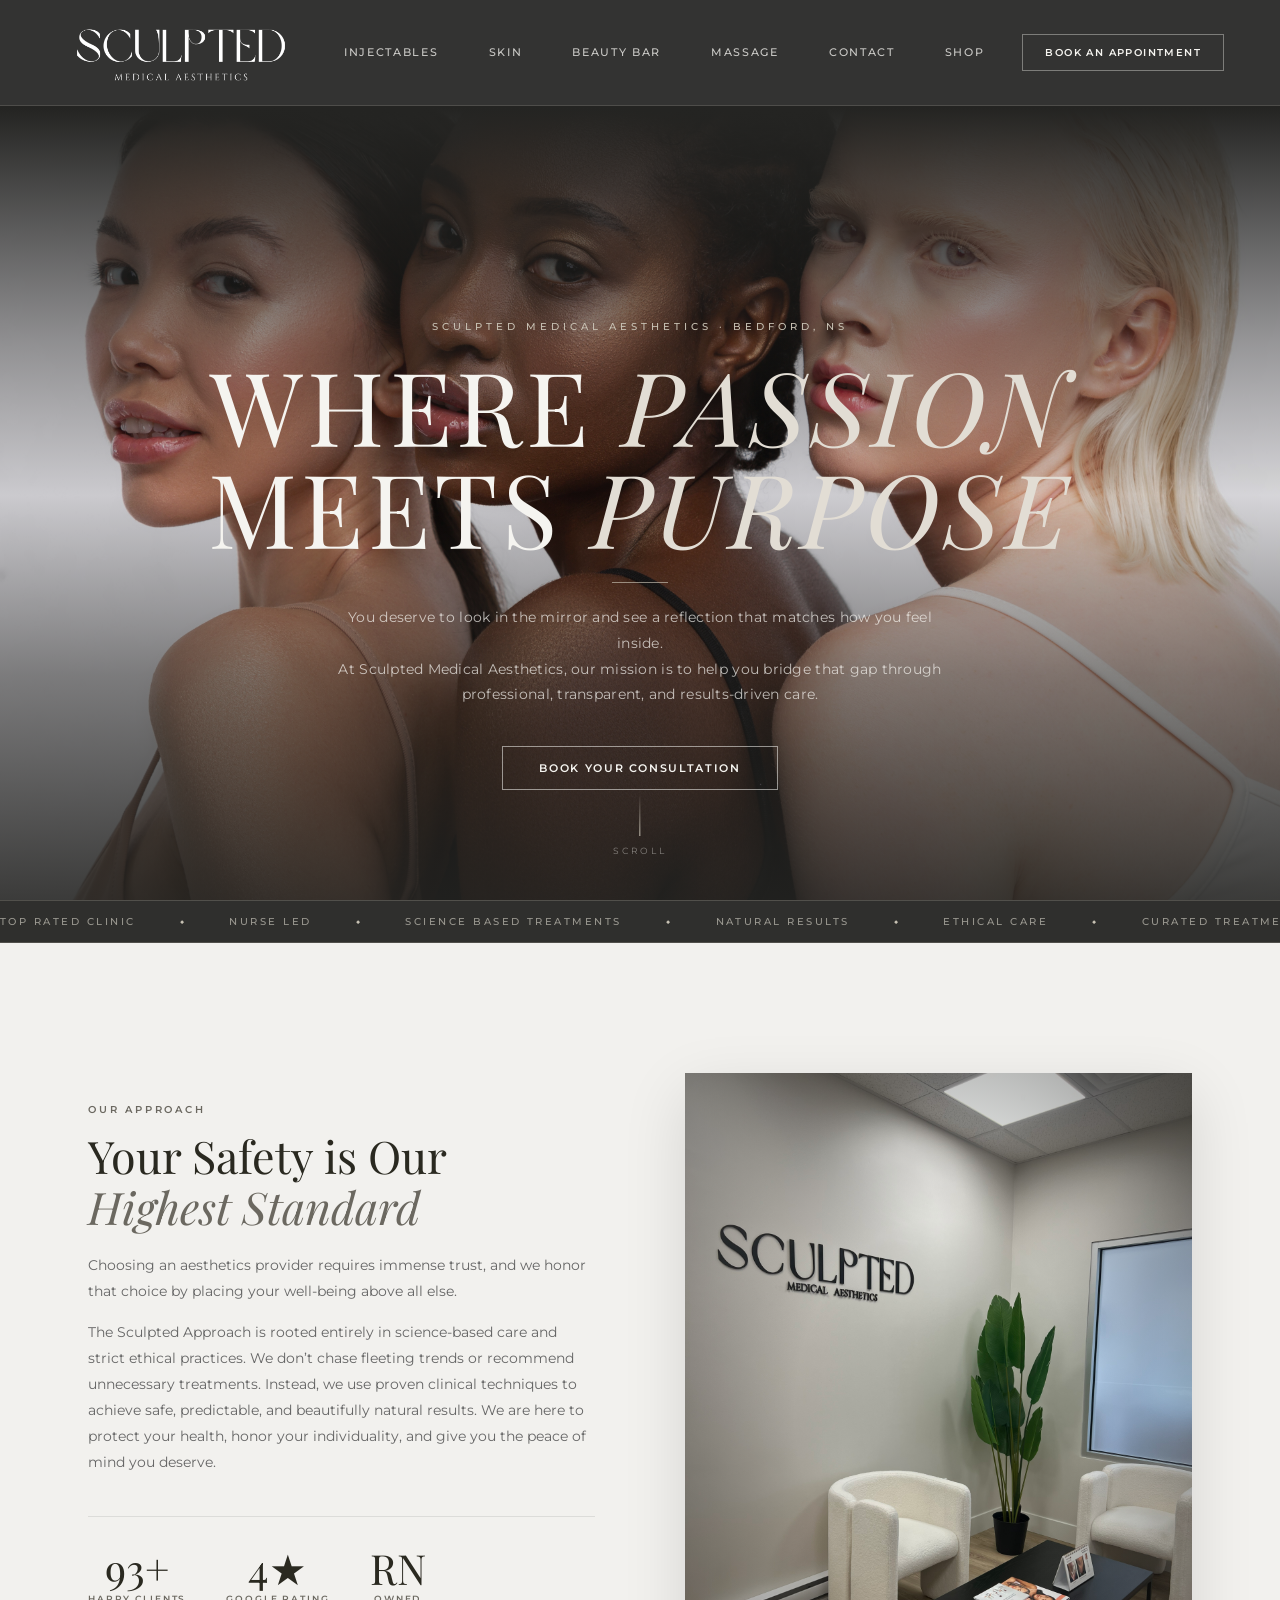
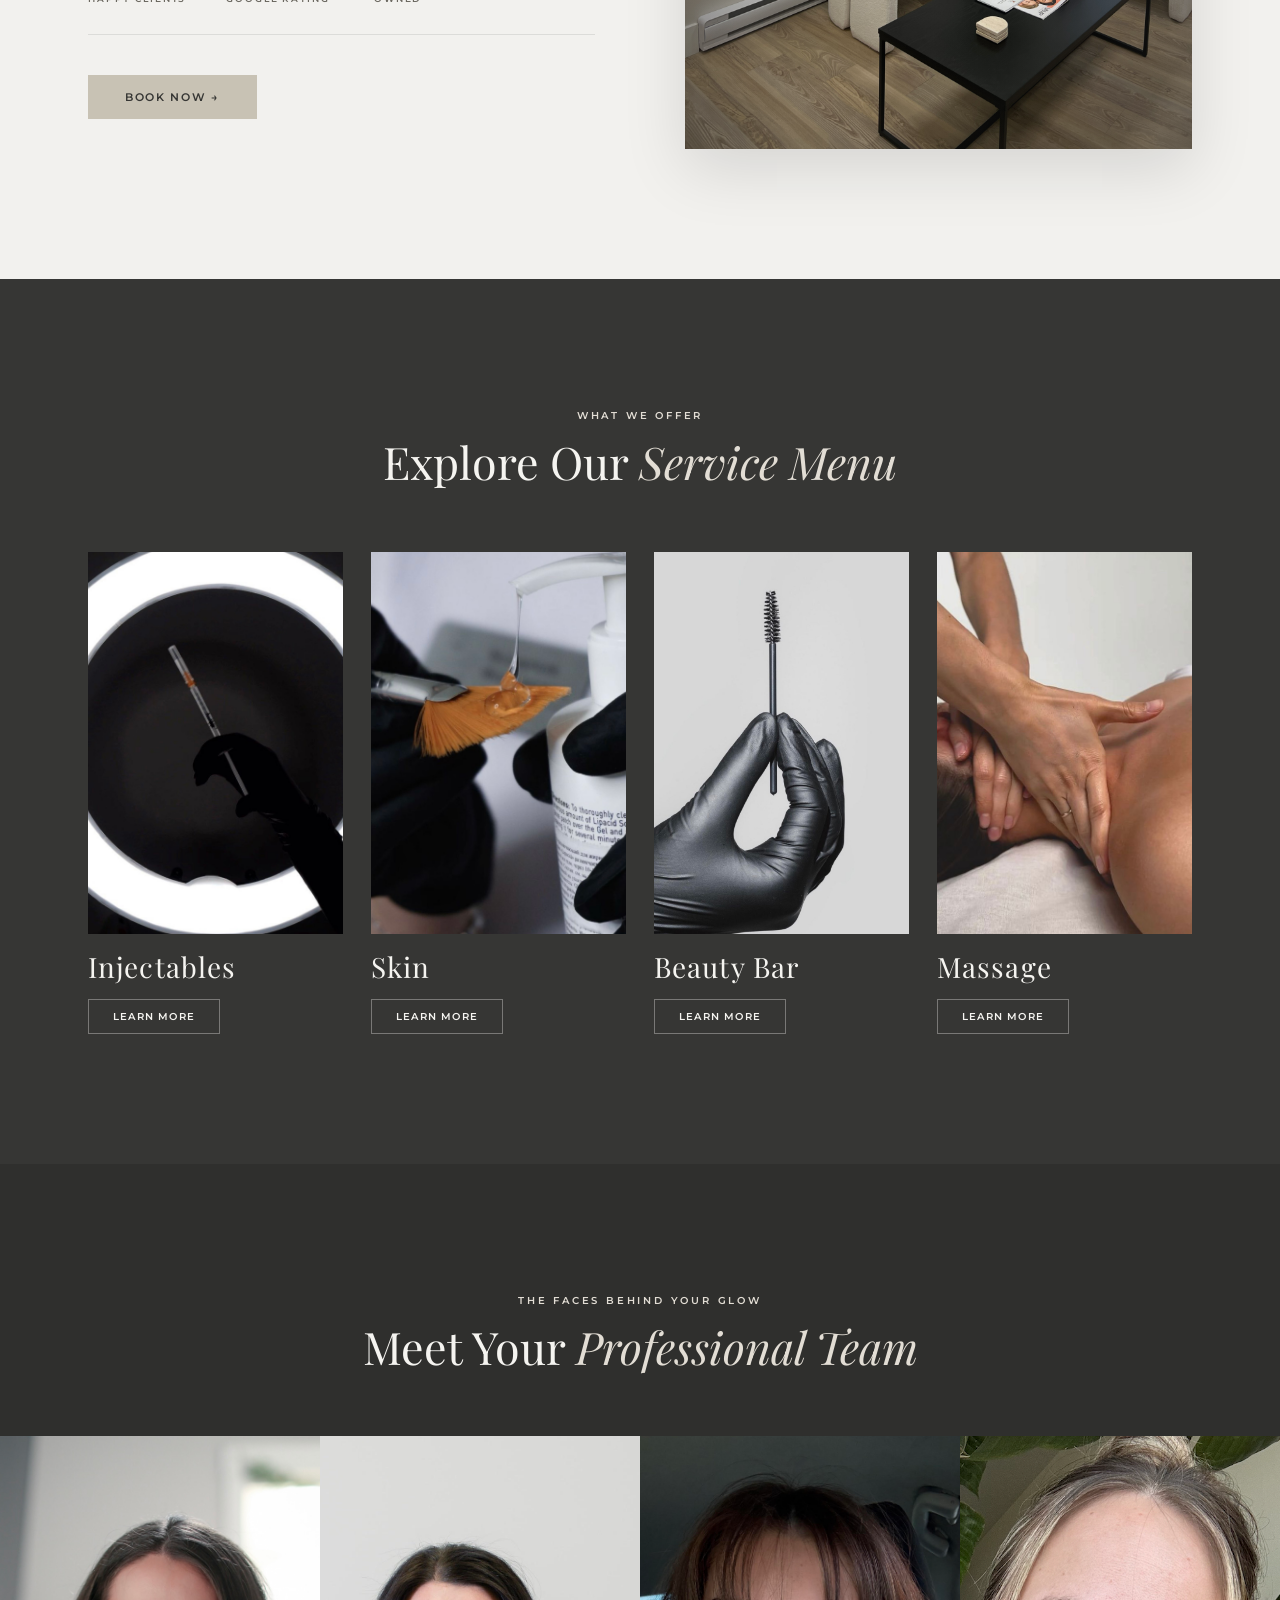
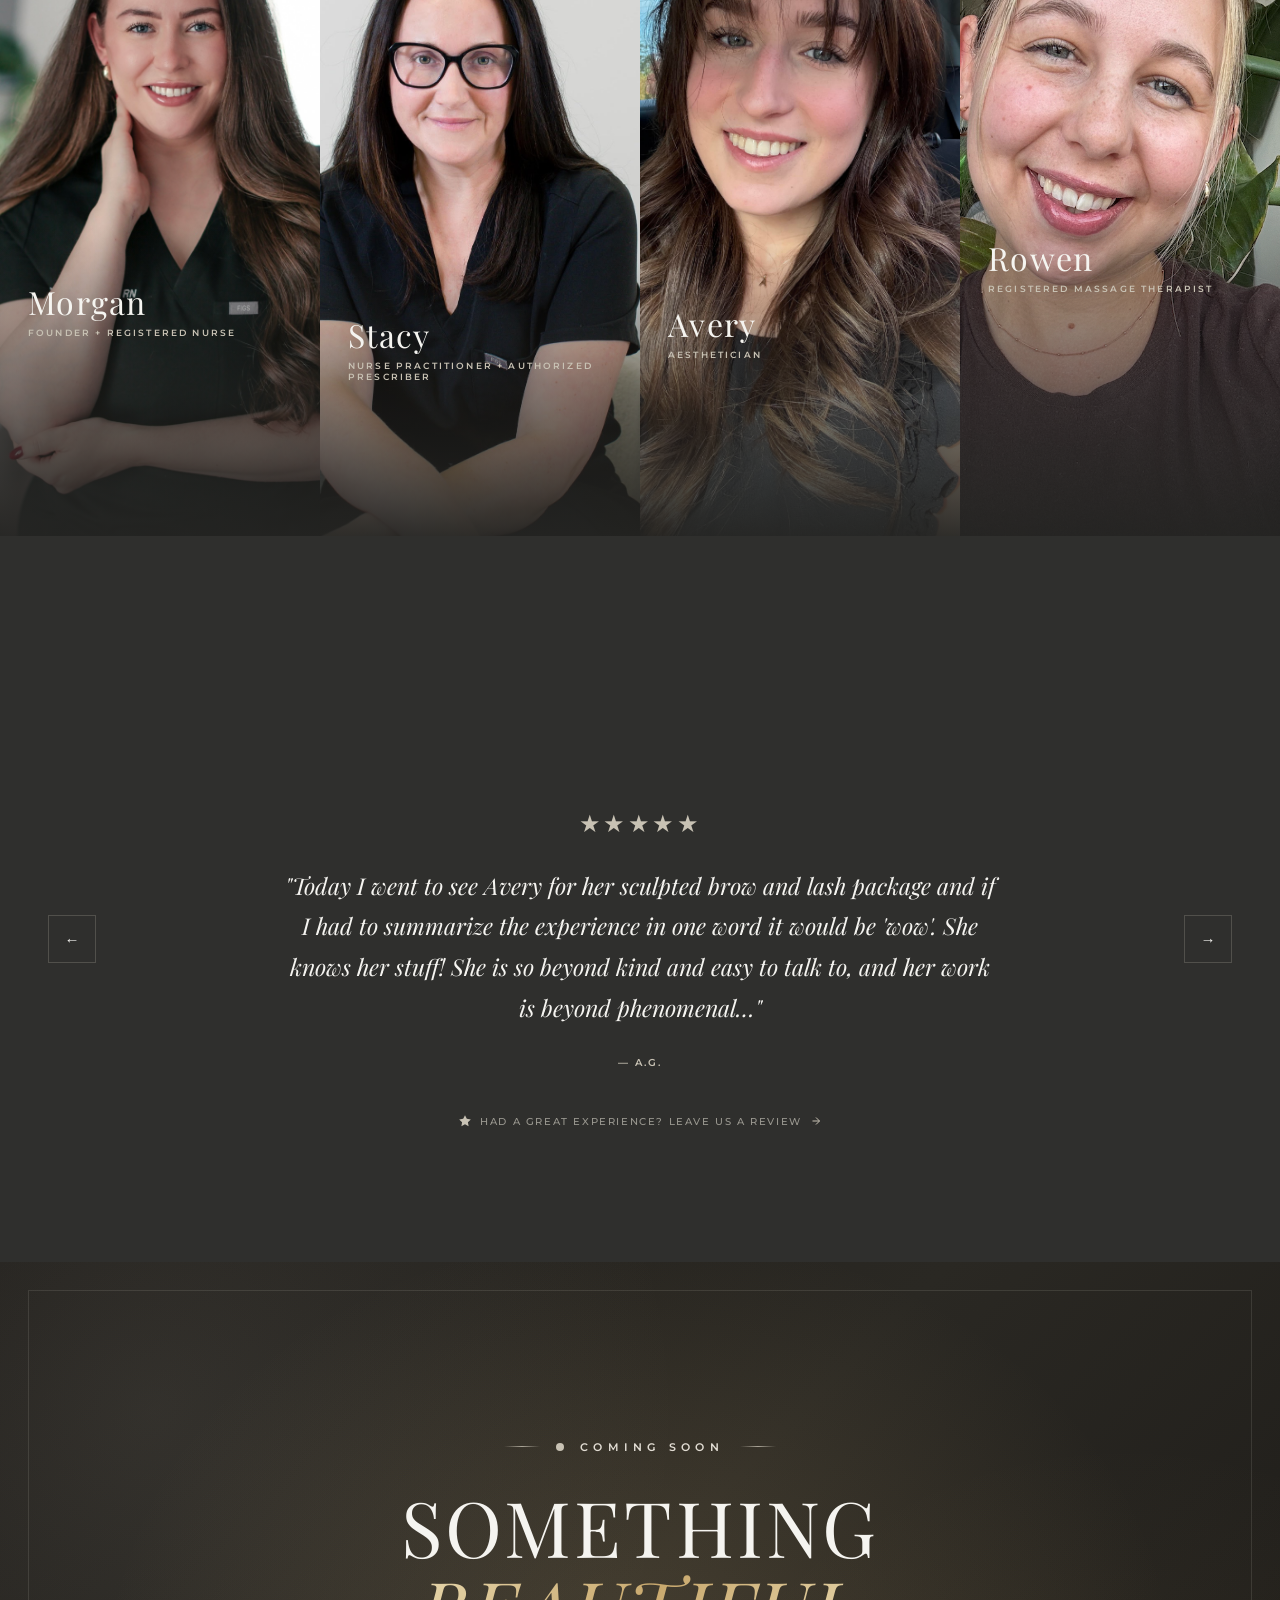
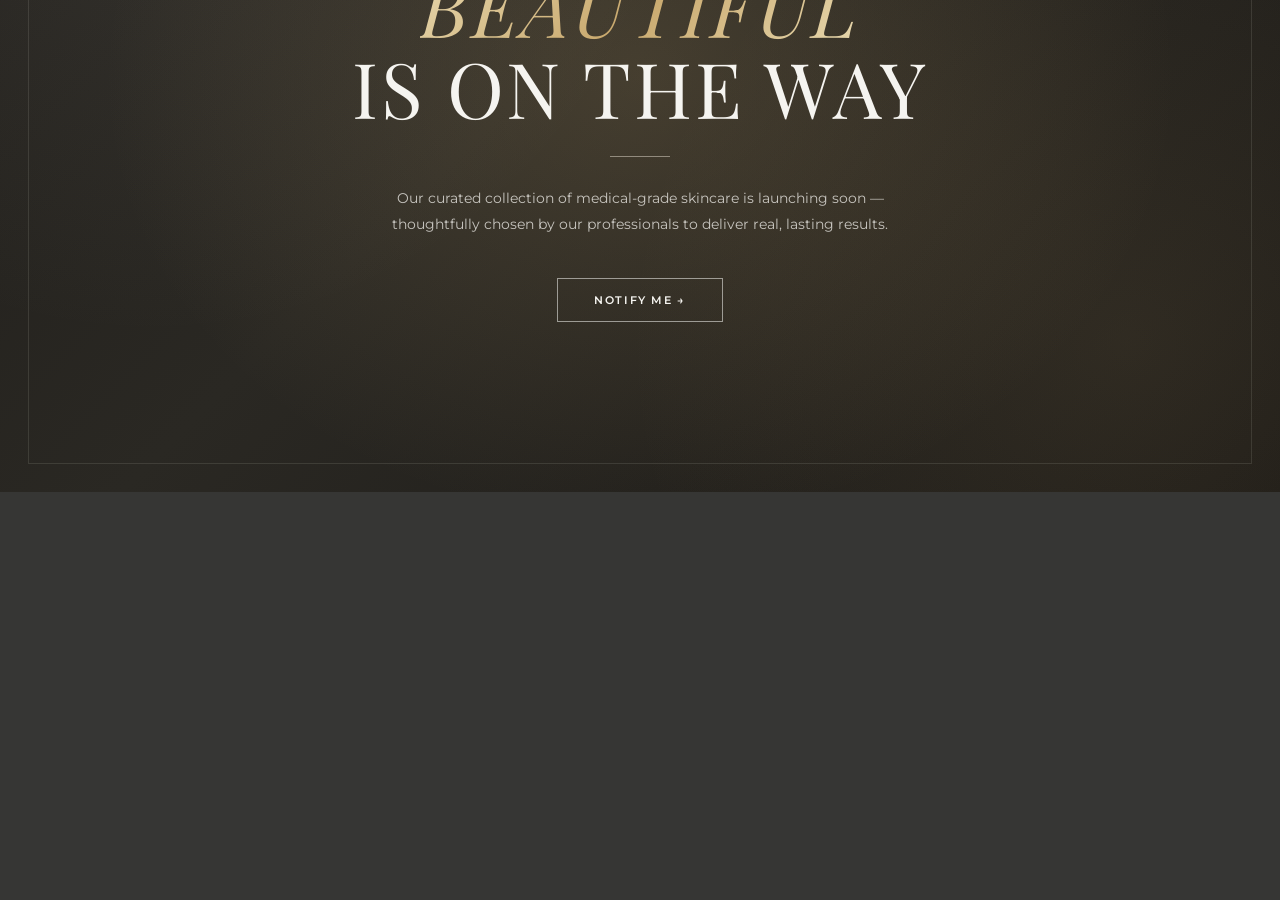
<file: index.html>
<!DOCTYPE html>
<html lang="en">
<head>
  <meta charset="UTF-8" />
  <meta name="viewport" content="width=device-width, initial-scale=1.0" />
  <title>Sculpted Medical Aesthetics</title>
  <link rel="preconnect" href="https://fonts.googleapis.com" />
  <link rel="preconnect" href="https://fonts.gstatic.com" crossorigin />
  <link href="https://fonts.googleapis.com/css2?family=Playfair+Display:ital,wght@0,400;0,600;0,700;1,400;1,600;1,700&family=Montserrat:wght@300;400;500;600;700&display=swap" rel="stylesheet" />
  <link rel="stylesheet" href="css/styles.css" />
</head>
<body>
<!-- LOADING SCREEN -->
<div id="loading-screen">
  <img src="assets/images/Sculpted.png" alt="Sculpted" class="loader-logo">
</div>

<!-- ================================================================
     HEADER
     ================================================================ -->
<header id="header">
  <div class="header-container">

    <!-- LOGO -->
    <a href="index.html" class="logo">
      <img src="assets/images/Sculpted.png" alt="Sculpted" class="logo-img">
    </a>

    <!-- NAV -->
    <nav>
      <ul class="nav-list">

        <li class="nav-item has-dropdown">
          <a href="pages/injectables.html" class="nav-link">Injectables</a>
          <div class="dropdown">
            <div class="dropdown-inner">
              <a href="pages/injectables.html#dermal-filler"    class="dropdown-link">Dermal Filler</a>
              <a href="pages/injectables.html#neuromodulators"  class="dropdown-link">Neuromodulators</a>
              <a href="pages/injectables.html#biostimulators"   class="dropdown-link">Biostimulators</a>
              <a href="pages/injectables.html#prp"              class="dropdown-link">PRP</a>
              <a href="pages/injectables.html#skin-boosters"    class="dropdown-link">Skin Boosters</a>
              <a href="pages/injectables.html#deoxycholic-acid"  class="dropdown-link">Deoxycholic Acid</a>
              <a href="pages/injectables.html#sclerotherapy"     class="dropdown-link">Sclerotherapy</a>
            </div>
          </div>
        </li>

        <li class="nav-item has-dropdown">
          <a href="pages/skin.html" class="nav-link">Skin</a>
          <div class="dropdown">
            <div class="dropdown-inner">
              <a href="pages/skin.html#clinical-facials" class="dropdown-link">Clinical Facials</a>
              <a href="pages/skin.html#chemical-peels"   class="dropdown-link">Chemical Peels</a>
              <a href="pages/skin.html#microneedling"    class="dropdown-link">Microneedling</a>
            </div>
          </div>
        </li>

        <li class="nav-item has-dropdown">
          <a href="pages/beauty-bar.html" class="nav-link">Beauty Bar</a>
          <div class="dropdown">
            <div class="dropdown-inner">
              <a href="pages/beauty-bar.html#brows"  class="dropdown-link">Brows</a>
              <a href="pages/beauty-bar.html#lashes" class="dropdown-link">Lashes</a>
              <a href="pages/beauty-bar.html#waxing" class="dropdown-link">Body &amp; Facial Waxing</a>
            </div>
          </div>
        </li>

        <li class="nav-item has-dropdown">
          <a href="pages/massage.html" class="nav-link">Massage</a>
          <div class="dropdown">
            <div class="dropdown-inner">
              <a href="pages/massage.html#restorative"    class="dropdown-link">Restorative</a>
              <a href="pages/massage.html#lymphatic"      class="dropdown-link">Lymphatic Drainage</a>
              <a href="pages/massage.html#prenatal"       class="dropdown-link">Mommy to Be</a>
              <a href="pages/massage.html#buccal"         class="dropdown-link">Buccal Massage</a>
              <a href="pages/massage.html#head-in-clouds" class="dropdown-link">Head in the Clouds</a>
            </div>
          </div>
        </li>

        <li class="nav-item">
          <a href="pages/contact.html" class="nav-link">Contact</a>
        </li>

        <li class="nav-item">
          <a href="#shop" class="nav-link">Shop</a>
        </li>

      </ul>
    </nav>

    <a href="https://sculptedmedicalaesthetics.janeapp.com/" target="_blank" rel="noopener" class="btn-book">BOOK AN APPOINTMENT</a>
    <button class="hamburger" id="hamburger" aria-label="Open menu"><span></span><span></span><span></span></button>
  </div>
</header>


<!-- ================================================================
     HERO
     ================================================================ -->
<section class="hero" id="home">
  <div class="hero-bg"></div>
  <div class="hero-overlay"></div>
  <div class="hero-scroll-fade"></div>
  <div class="hero-content">
    <p class="hero-eyebrow">Sculpted Medical Aesthetics · Bedford, NS</p>
    <h1 class="hero-title">WHERE <em>PASSION</em><br>MEETS <em>PURPOSE</em></h1>
    <div class="hero-divider"></div>
    <p class="hero-text">
      You deserve to look in the mirror and see a reflection that matches how you feel inside.<br>
      At Sculpted Medical Aesthetics, our mission is to help you bridge that gap through<br>
      professional, transparent, and results-driven care.
    </p>
    <a href="pages/contact.html" class="btn-outline-light">BOOK YOUR CONSULTATION</a>
  </div>
  <div class="scroll-hint">
    <div class="scroll-line"></div>
    <span>SCROLL</span>
  </div>
</section>


<!-- ================================================================
     MARQUEE STRIP
     ================================================================ -->
<div class="marquee-strip">
  <div class="marquee-track">
    <span>Top Rated Clinic</span><span class="marquee-dot">◆</span>
    <span>Nurse Led</span><span class="marquee-dot">◆</span>
    <span>Science Based Treatments</span><span class="marquee-dot">◆</span>
    <span>Natural Results</span><span class="marquee-dot">◆</span>
    <span>Ethical Care</span><span class="marquee-dot">◆</span>
    <span>Curated Treatment Plans</span><span class="marquee-dot">◆</span>
    <!-- duplicate for seamless loop -->
    <span>Top Rated Clinic</span><span class="marquee-dot">◆</span>
    <span>Nurse Led</span><span class="marquee-dot">◆</span>
    <span>Science Based Treatments</span><span class="marquee-dot">◆</span>
    <span>Natural Results</span><span class="marquee-dot">◆</span>
    <span>Ethical Care</span><span class="marquee-dot">◆</span>
    <span>Curated Treatment Plans</span><span class="marquee-dot">◆</span>
  </div>
</div>


<!-- ================================================================
     EXPERT SOLUTIONS
     ================================================================ -->
<section class="expert-solutions" id="about">
  <div class="container">
    <div class="expert-grid">

      <div class="expert-text" data-animate>
        <p class="section-label">Our Approach</p>
        <h2 class="section-title">Your Safety is Our <em>Highest Standard</em></h2>
        <p class="section-body">Choosing an aesthetics provider requires immense trust, and we honor that choice by placing your well-being above all else.</p>
        <p class="section-body">The Sculpted Approach is rooted entirely in science-based care and strict ethical practices. We don&rsquo;t chase fleeting trends or recommend unnecessary treatments. Instead, we use proven clinical techniques to achieve safe, predictable, and beautifully natural results. We are here to protect your health, honor your individuality, and give you the peace of mind you deserve.</p>
        <div class="expert-stats">
          <div class="stat">
            <span class="stat-number">100+</span>
            <span class="stat-label">Happy Clients</span>
          </div>
          <div class="stat">
            <span class="stat-number">5★</span>
            <span class="stat-label">Google Rating</span>
          </div>
          <div class="stat">
            <span class="stat-number">RN</span>
            <span class="stat-label">Owned</span>
          </div>
        </div>
        <a href="pages/contact.html" class="btn-gold">BOOK NOW &rarr;</a>
      </div>

      <div class="expert-image" data-animate>
        <div class="img-frame">
          <img src="assets/images/Expert_Main.jpg" alt="Sculpted clinic space" class="expert-main-photo">
        </div>
      </div>

    </div>
  </div>
</section>


<!-- ================================================================
     EXPLORE SERVICE MENU
     ================================================================ -->
<section class="services-section">
  <div class="container">
    <div class="section-header" data-animate>
      <p class="section-label light">What We Offer</p>
      <h2 class="section-title light">Explore Our <em>Service Menu</em></h2>
    </div>
    <div class="services-grid">

      <div class="service-category-card" data-animate>
        <div class="service-category-img">
          <img src="assets/images/Injectables_Homepage.jpg" alt="Injectables">
        </div>
        <div class="service-category-info">
          <h3>Injectables</h3>
          <a href="pages/injectables.html" class="btn-service">LEARN MORE</a>
        </div>
      </div>

      <div class="service-category-card" data-animate>
        <div class="service-category-img">
          <img src="assets/images/Skin_Homepage.jpg" alt="Skin">
        </div>
        <div class="service-category-info">
          <h3>Skin</h3>
          <a href="pages/skin.html" class="btn-service">LEARN MORE</a>
        </div>
      </div>

      <div class="service-category-card" data-animate>
        <div class="service-category-img">
          <img src="assets/images/BeautyBar_Homepage.jpg" alt="Beauty Bar">
        </div>
        <div class="service-category-info">
          <h3>Beauty Bar</h3>
          <a href="pages/beauty-bar.html" class="btn-service">LEARN MORE</a>
        </div>
      </div>

      <div class="service-category-card" data-animate>
        <div class="service-category-img">
          <img src="assets/images/Massage_Homepage.jpg" alt="Massage">
        </div>
        <div class="service-category-info">
          <h3>Massage</h3>
          <a href="pages/massage.html" class="btn-service">LEARN MORE</a>
        </div>
      </div>

    </div>
  </div>
</section>


<!-- ================================================================
     MEET YOUR TEAM
     ================================================================ -->
<section class="team-section">
  <div class="container">
    <div class="section-header" data-animate>
      <p class="section-label light">The Faces Behind Your Glow</p>
      <h2 class="section-title light">Meet Your <em>Professional Team</em></h2>
    </div>
  </div>
  <div class="team-strip">

    <div class="team-strip-card" data-animate>
      <img src="assets/images/Morgan.jpg" alt="Morgan" class="team-strip-photo">
      <div class="team-strip-overlay">
        <h3 class="team-strip-name">Morgan</h3>
        <p class="team-strip-role">Founder + Registered Nurse</p>
        <div class="team-strip-divider"></div>
        <p class="team-strip-bio">The heart of Sculpted Medical Aesthetics. Where advanced medical artistry meets tailored aesthetic care. Dedicated to enhancing your natural features safely and beautifully.</p>
      </div>
    </div>

    <div class="team-strip-card" data-animate>
      <img src="assets/images/Stacy.jpg" alt="Stacy" class="team-strip-photo">
      <div class="team-strip-overlay">
        <h3 class="team-strip-name">Stacy</h3>
        <p class="team-strip-role">Nurse Practitioner + Authorized Prescriber</p>
        <div class="team-strip-divider"></div>
        <p class="team-strip-bio">Advanced clinical training meets a patient-first philosophy &mdash; delivering safe, evidence-based care at every visit.</p>
      </div>
    </div>

    <div class="team-strip-card" data-animate>
      <img src="assets/images/Avery.jpg" alt="Avery" class="team-strip-photo">
      <div class="team-strip-overlay">
        <h3 class="team-strip-name">Avery</h3>
        <p class="team-strip-role">Aesthetician</p>
        <div class="team-strip-divider"></div>
        <p class="team-strip-bio">An amazing talent with a passion for client care. She goes above and beyond to ensure every treatment is a beautiful, uplifting experience.</p>
      </div>
    </div>

    <div class="team-strip-card" data-animate>
      <img src="assets/images/Rowen.png" alt="Rowen" class="team-strip-photo">
      <div class="team-strip-overlay">
        <h3 class="team-strip-name">Rowen</h3>
        <p class="team-strip-role">Registered Massage Therapist</p>
        <div class="team-strip-divider"></div>
        <p class="team-strip-bio">Bringing almost a decade of experience and a mastery of advanced specialties, she tailors every session to your body&rsquo;s unique needs. Her gentle, welcoming approach leaves her clients feeling at home on her table.</p>
      </div>
    </div>

  </div>
</section>


<!-- ================================================================
     CLIENT REVIEWS
     ================================================================ -->
<section class="results-section">
  <div class="container">
    <div class="section-header" data-animate>
      <p class="section-label light">What Our Clients Say</p>
      <h2 class="section-title light">Real People, Real <em>Results</em></h2>
    </div>
  </div>

  <div class="testimonials-wrapper">
    <button class="carousel-btn" id="testPrev">&#8592;</button>

    <div class="testimonials-track-container">
      <div class="testimonials-track" id="testimonialsTrack">

        <div class="testimonial-card">
          <div class="review-stars">★★★★★</div>
          <p class="testimonial-quote">"Today I went to see Avery for her sculpted brow and lash package and if I had to summarize the experience in one word it would be 'wow'. She knows her stuff! She is so beyond kind and easy to talk to, and her work is beyond phenomenal…"</p>
          <p class="testimonial-author">&mdash; A.G.</p>
        </div>

        <div class="testimonial-card">
          <div class="review-stars">★★★★★</div>
          <p class="testimonial-quote">"Stacy is so lovely. Helpful, informative and kind. A great experience. I look forward to seeing her for another appointment soon!"</p>
          <p class="testimonial-author">&mdash; N.C.</p>
        </div>

        <div class="testimonial-card">
          <div class="review-stars">★★★★★</div>
          <p class="testimonial-quote">"A warm and welcoming office. Morgan was incredibly professional and knowledgeable. She explained the procedures, the products and differences. She set a realistic plan and follow up. I look forward to continuing care."</p>
          <p class="testimonial-author">&mdash; E.C.</p>
        </div>

        <div class="testimonial-card">
          <div class="review-stars">★★★★★</div>
          <p class="testimonial-quote">"Morgan & her team are incredible! I cannot recommend Sculpted enough, they are a group of very talented women. My recent eye lash lift & brow lamination from Avery was gorgeous. PLUS "” parking and a great location."</p>
          <p class="testimonial-author">&mdash; M.H.</p>
        </div>

        <div class="testimonial-card">
          <div class="review-stars">★★★★★</div>
          <p class="testimonial-quote">"Had an excellent experience with Rowen. She is professional, friendly and created a comfortable environment. I strongly recommend her and will be booking with her again. 5 stars for sure!"</p>
          <p class="testimonial-author">&mdash; L.W.</p>
        </div>

      </div>
    </div>

    <button class="carousel-btn" id="testNext">&#8594;</button>
  </div>

  <div class="review-nudge">
    <a href="https://www.google.com/maps?cid=10813723003576618194" target="_blank" rel="noopener" class="review-nudge-link">
      <svg viewBox="0 0 24 24" fill="currentColor" width="14" height="14"><path d="M12 2l3.09 6.26L22 9.27l-5 4.87 1.18 6.88L12 17.77l-6.18 3.25L7 14.14 2 9.27l6.91-1.01L12 2z"/></svg>
      Had a great experience? Leave us a review
      <svg viewBox="0 0 24 24" fill="none" stroke="currentColor" stroke-width="2" width="12" height="12"><path d="M5 12h14M12 5l7 7-7 7"/></svg>
    </a>
  </div>
</section>


<!-- ================================================================
     SHOP SKINCARE BANNER
     ================================================================ -->
<section class="shop-banner" id="shop">
  <div class="shop-banner-bg"></div>
  <div class="shop-banner-content" data-animate>
    <p class="shop-eyebrow"><span class="shop-coming-pulse"></span>Coming Soon</p>
    <h2 class="shop-title">SOMETHING <em>BEAUTIFUL</em><br>IS ON THE WAY</h2>
    <div class="shop-divider"></div>
    <p class="shop-subtitle">Our curated collection of medical-grade skincare is launching soon &mdash; thoughtfully chosen by our professionals to deliver real, lasting results.</p>
    <a href="pages/contact.html" class="btn-outline-light">NOTIFY ME &rarr;</a>
  </div>
</section>


<!-- ================================================================
     FOOTER
     ================================================================ -->
<footer class="footer">
  <div class="footer-container">

    <!-- Brand -->
    <div class="footer-brand">
      <a href="index.html" class="footer-logo">
        <img src="assets/images/Sculpted.png" alt="Sculpted" class="footer-logo-img">
      </a>
      <div class="footer-socials">
        <a href="https://www.facebook.com/profile.php?id=100095470361294" target="_blank" rel="noopener" class="social-icon" aria-label="Facebook">
          <svg viewBox="0 0 24 24" fill="currentColor"><path d="M18 2h-3a5 5 0 0 0-5 5v3H7v4h3v8h4v-8h3l1-4h-4V7a1 1 0 0 1 1-1h3z"/></svg>
        </a>
        <a href="https://www.instagram.com/sculptedmedicalaesthetics/" target="_blank" rel="noopener" class="social-icon" aria-label="Instagram">
          <svg viewBox="0 0 24 24" fill="none" stroke="currentColor" stroke-width="2"><rect x="2" y="2" width="20" height="20" rx="5"/><path d="M16 11.37A4 4 0 1 1 12.63 8 4 4 0 0 1 16 11.37z"/><line x1="17.5" y1="6.5" x2="17.51" y2="6.5"/></svg>
        </a>
        <a href="https://www.tiktok.com/@sculptedmedaesthetics?lang=en" target="_blank" rel="noopener" class="social-icon" aria-label="TikTok">
          <svg viewBox="0 0 24 24" fill="currentColor"><path d="M19.59 6.69a4.83 4.83 0 0 1-3.77-4.25V2h-3.45v13.67a2.89 2.89 0 0 1-2.88 2.5 2.89 2.89 0 0 1-2.89-2.89 2.89 2.89 0 0 1 2.89-2.89c.28 0 .54.04.79.1V9.01a6.34 6.34 0 1 0 5.54 6.29V8.69a8.19 8.19 0 0 0 4.78 1.52V6.75a4.85 4.85 0 0 1-1.01-.06z"/></svg>
        </a>
        <a href="mailto:scupltedmedaesthetics@gmail.com" class="social-icon" aria-label="Email"><svg viewBox="0 0 24 24" fill="none" stroke="currentColor" stroke-width="1.8"><rect x="2" y="4" width="20" height="16" rx="2"/><path d="M2 7l10 7 10-7"/></svg></a>
      </div>
      <a href="https://sculptedmedicalaesthetics.janeapp.com/" target="_blank" rel="noopener" class="btn-book-footer">BOOK AN APPOINTMENT</a>
      <a href="https://www.google.com/maps?cid=10813723003576618194" target="_blank" rel="noopener" class="footer-review-link">
        <svg viewBox="0 0 24 24" fill="currentColor" width="11" height="11"><path d="M12 2l3.09 6.26L22 9.27l-5 4.87 1.18 6.88L12 17.77l-6.18 3.25L7 14.14 2 9.27l6.91-1.01L12 2z"/></svg>
        <svg viewBox="0 0 24 24" fill="currentColor" width="11" height="11"><path d="M12 2l3.09 6.26L22 9.27l-5 4.87 1.18 6.88L12 17.77l-6.18 3.25L7 14.14 2 9.27l6.91-1.01L12 2z"/></svg>
        <svg viewBox="0 0 24 24" fill="currentColor" width="11" height="11"><path d="M12 2l3.09 6.26L22 9.27l-5 4.87 1.18 6.88L12 17.77l-6.18 3.25L7 14.14 2 9.27l6.91-1.01L12 2z"/></svg>
        <svg viewBox="0 0 24 24" fill="currentColor" width="11" height="11"><path d="M12 2l3.09 6.26L22 9.27l-5 4.87 1.18 6.88L12 17.77l-6.18 3.25L7 14.14 2 9.27l6.91-1.01L12 2z"/></svg>
        <svg viewBox="0 0 24 24" fill="currentColor" width="11" height="11"><path d="M12 2l3.09 6.26L22 9.27l-5 4.87 1.18 6.88L12 17.77l-6.18 3.25L7 14.14 2 9.27l6.91-1.01L12 2z"/></svg>
        <span>5.0 on Google</span>
      </a>
    </div>

    <!-- Quick Links -->
    <div class="footer-links">
      <h4>Quick Links</h4>
      <ul>
        <li><a href="index.html">Home</a></li>
        <li><a href="#about">About</a></li>
        <li><a href="#shop">Shop</a></li>
        <li><a href="https://app.squareup.com/gift/MLVSPW7R7DYFF/order" target="_blank" rel="noopener">Gift Cards</a></li>
        <li><a href="pages/contact.html">Contact</a></li>
      </ul>
    </div>

    <!-- Services -->
    <div class="footer-links">
      <h4>Services</h4>
      <ul>
        <li><a href="pages/injectables.html">Injectables</a></li>
        <li><a href="pages/skin.html">Skin</a></li>
        <li><a href="pages/beauty-bar.html">Beauty Bar</a></li>
        <li><a href="pages/massage.html">Massage</a></li>
      </ul>
    </div>

    <!-- Contact + Location -->
    <div class="footer-contact">
      <div class="footer-contact-block">
        <h4>Get In Touch</h4>
        <a href="tel:9024484399">Call or Text (902) 448-4399</a>
        <a href="mailto:scupltedmedaesthetics@gmail.com">Email Us</a>
      </div>
      <div class="footer-contact-block">
        <h4>Location</h4>
        <p>38 Ella Lane, Bedford<br>Suite 202 (Second Floor)<br>Bedford, NS &nbsp; B4B 2M8</p>
      </div>
    </div>
    <div class="footer-map"><iframe src="https://maps.google.com/maps?q=Sculpted+Medical+Aesthetics,38+Ella+Ln,Bedford,NS+B4B+2M8&z=16&output=embed" allowfullscreen="" loading="lazy" referrerpolicy="no-referrer-when-downgrade" title="Sculpted Medical Aesthetics location"></iframe></div>
  </div>
  <div class="footer-bottom">
    <p>Copyright 2025 &copy; Sculpted Medical Aesthetics. All Rights Reserved.</p>
  </div>
</footer>


<!-- MOBILE NAV -->
<div class="mobile-nav" id="mobileNav">
  <button class="mobile-nav-close" id="mobileNavClose">&times;</button>
  <ul class="mobile-nav-list">
    <li class="mobile-nav-item">
      <a href="pages/injectables.html" class="mobile-nav-link">Injectables</a>
      <div class="mobile-nav-sub">
        <a href="pages/injectables.html#dermal-filler">Dermal Filler</a>
        <a href="pages/injectables.html#neuromodulators">Neuromodulators</a>
        <a href="pages/injectables.html#biostimulators">Biostimulators</a>
        <a href="pages/injectables.html#prp">PRP</a>
        <a href="pages/injectables.html#skin-boosters">Skin Boosters</a>
        <a href="pages/injectables.html#deoxycholic-acid">Deoxycholic Acid</a>
        <a href="pages/injectables.html#sclerotherapy">Sclerotherapy</a>
      </div>
    </li>
    <li class="mobile-nav-item">
      <a href="pages/skin.html" class="mobile-nav-link">Skin</a>
      <div class="mobile-nav-sub">
        <a href="pages/skin.html#clinical-facials">Clinical Facials</a>
        <a href="pages/skin.html#chemical-peels">Chemical Peels</a>
        <a href="pages/skin.html#microneedling">Microneedling</a>
      </div>
    </li>
    <li class="mobile-nav-item">
      <a href="pages/beauty-bar.html" class="mobile-nav-link">Beauty Bar</a>
      <div class="mobile-nav-sub">
        <a href="pages/beauty-bar.html#brows">Brows</a>
        <a href="pages/beauty-bar.html#lashes">Lashes</a>
        <a href="pages/beauty-bar.html#waxing">Body &amp; Facial Waxing</a>
      </div>
    </li>
    <li class="mobile-nav-item">
      <a href="pages/massage.html" class="mobile-nav-link">Massage</a>
      <div class="mobile-nav-sub">
        <a href="pages/massage.html#restorative">Restorative</a>
        <a href="pages/massage.html#lymphatic">Lymphatic Drainage</a>
        <a href="pages/massage.html#prenatal">Mommy to Be</a>
        <a href="pages/massage.html#buccal">Buccal Massage</a>
        <a href="pages/massage.html#head-in-clouds">Head in the Clouds</a>
      </div>
    </li>
    <li class="mobile-nav-item">
      <a href="pages/contact.html" class="mobile-nav-link">Contact</a>
    </li>
    <li class="mobile-nav-item">
      <a href="#shop" class="mobile-nav-link">Shop</a>
    </li>
  </ul>
  <div class="mobile-nav-divider"></div>
  <div class="mobile-nav-bottom">
    <a href="https://sculptedmedicalaesthetics.janeapp.com/" target="_blank" rel="noopener">BOOK AN APPOINTMENT</a>
  </div>
</div>
<!-- BACK TO TOP -->
<button id="back-to-top" aria-label="Back to top">
  <svg viewBox="0 0 24 24" fill="none" stroke="currentColor" stroke-width="1.8"><path d="M18 15l-6-6-6 6"/></svg>
</button>
<!-- FLOATING BOOK (mobile) -->
<a id="float-book" href="https://sculptedmedicalaesthetics.janeapp.com/" target="_blank" rel="noopener">BOOK NOW</a>
<script src="js/main.js"></script>
</body>
</html>
</file>
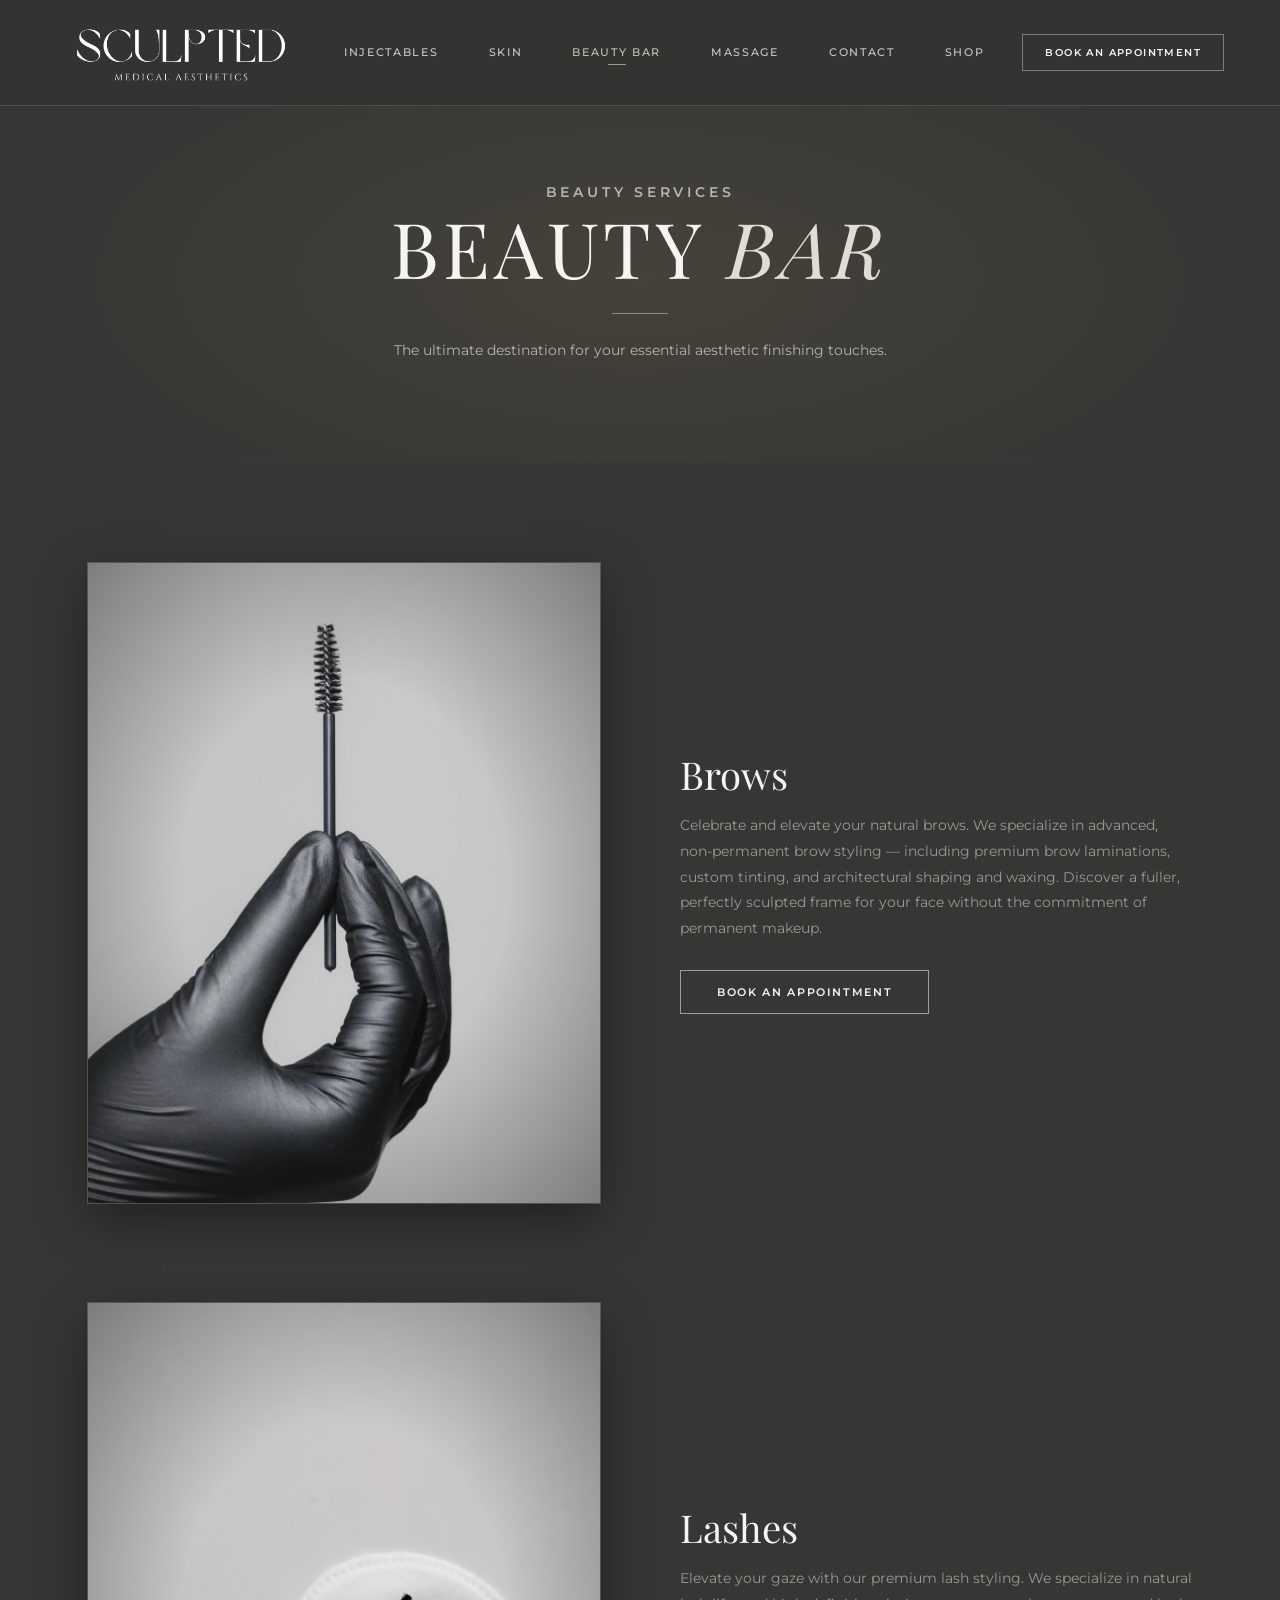
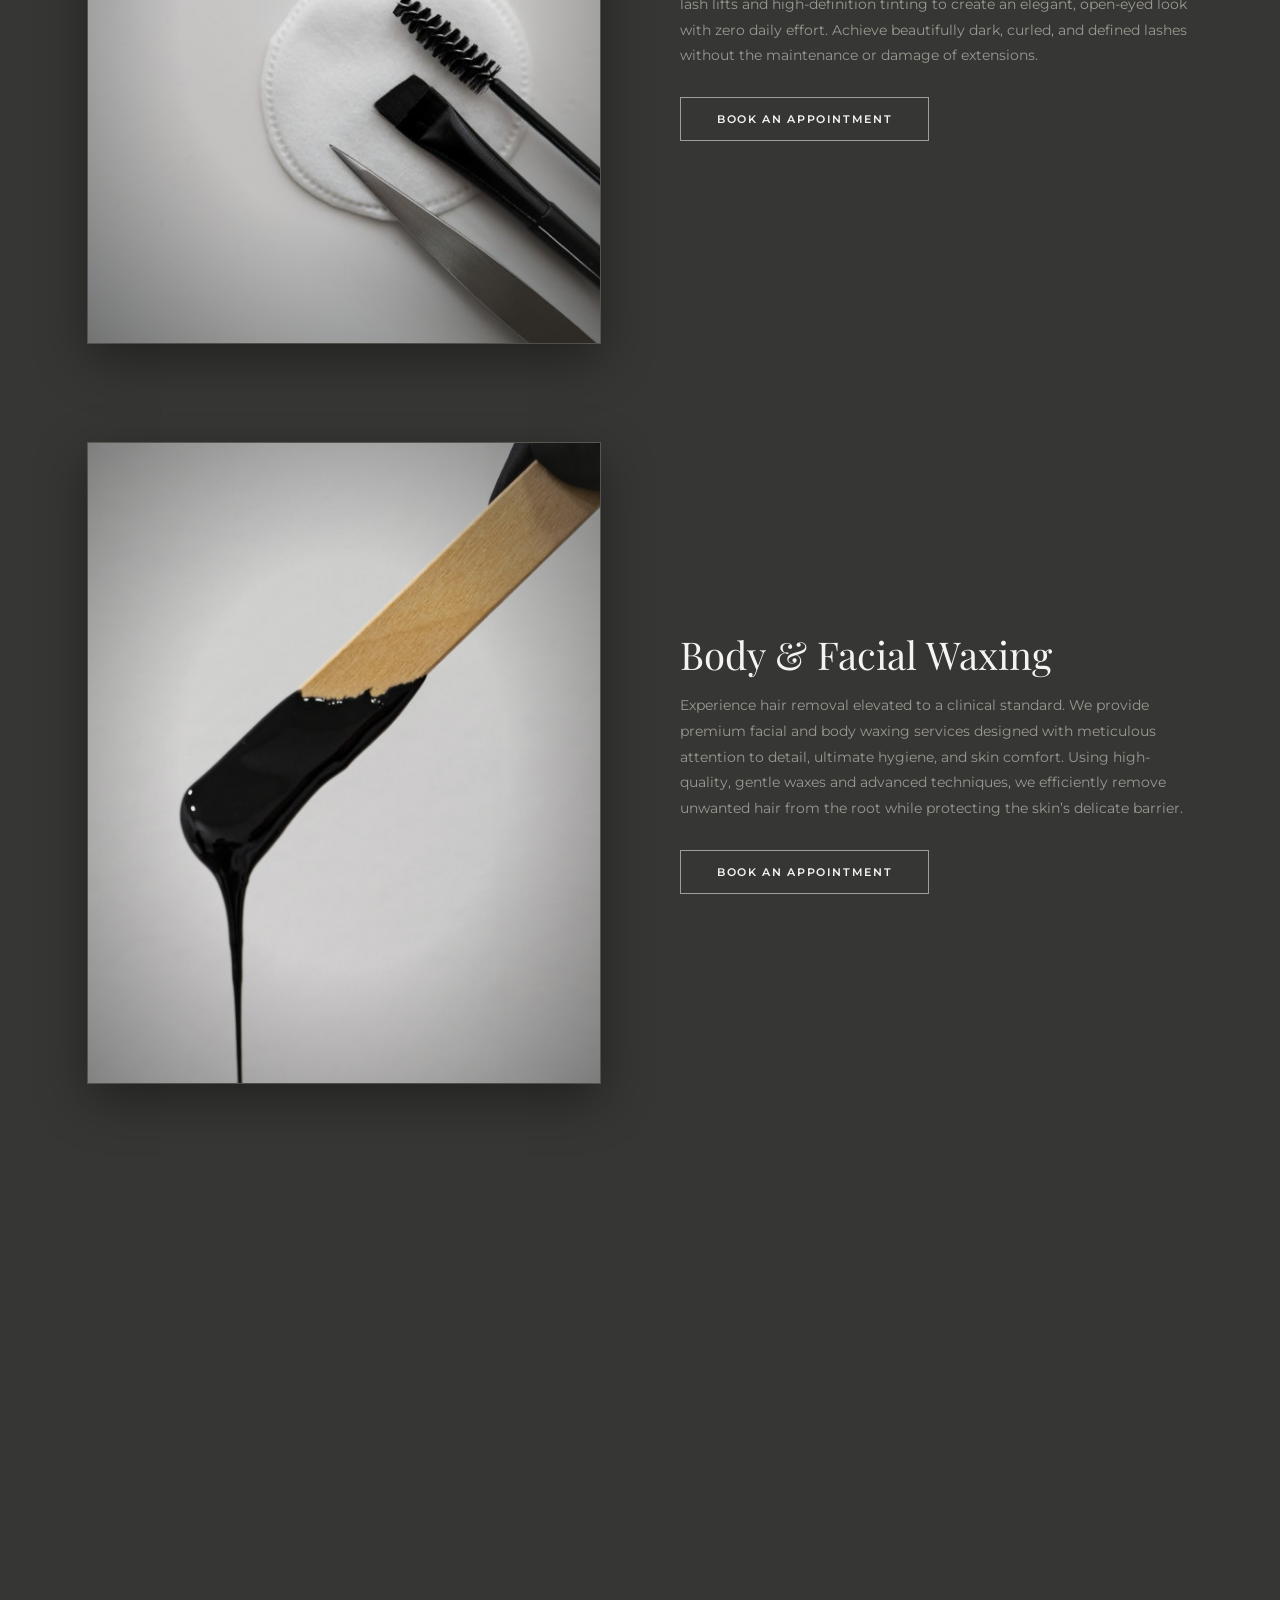
<file: pages/beauty-bar.html>
<!DOCTYPE html>
<html lang="en">
<head>
  <meta charset="UTF-8" />
  <meta name="viewport" content="width=device-width, initial-scale=1.0" />
  <title>Beauty Bar &mdash; Sculpted Medical Aesthetics</title>
  <link rel="preconnect" href="https://fonts.googleapis.com" />
  <link rel="preconnect" href="https://fonts.gstatic.com" crossorigin />
  <link href="https://fonts.googleapis.com/css2?family=Playfair+Display:ital,wght@0,400;0,600;0,700;1,400;1,600;1,700&family=Montserrat:wght@300;400;500;600;700&display=swap" rel="stylesheet" />
  <link rel="stylesheet" href="../css/styles.css" />
  <style>
    .services-list { padding: 100px 0; background: var(--bg-primary); }
    .service-block { display: grid; grid-template-columns: 1fr 1fr; gap: 80px; align-items: center; margin-bottom: 100px; }
    .service-block:nth-child(even) .service-block-img { order: -1; }
    .service-block-img { aspect-ratio: 4/5; overflow: hidden; position: relative; outline: 1px solid rgba(200,194,180,0.25); box-shadow: 0 16px 48px rgba(0,0,0,0.4); transition: box-shadow 0.4s ease, outline-color 0.4s ease; }
    .service-block:hover .service-block-img { outline-color: rgba(200,194,180,0.6); box-shadow: 0 24px 64px rgba(0,0,0,0.55); }
    .service-block-img img { width: 100%; height: 100%; object-fit: cover; display: block; transition: transform 0.7s ease; filter: brightness(0.92) saturate(0.88); }
    .service-block-img::after { content: ''; position: absolute; inset: 0; background: radial-gradient(ellipse at center, transparent 45%, rgba(36,36,34,0.45) 100%); pointer-events: none; }
    .service-block:hover .service-block-img img { transform: scale(1.04); filter: brightness(1) saturate(1); }
    .service-block-text { padding: 20px 0; }
    .service-block-text h3 { font-family: var(--font-display); font-size: 2.4rem; color: var(--cream); margin-bottom: 18px; }
    .service-block-text p { font-size: 14px; line-height: 1.85; color: var(--text-muted); margin-bottom: 28px; }
    @media (max-width: 800px) { .service-block { grid-template-columns: 1fr; } .service-block:nth-child(even) .service-block-img { order: 0; } }
  </style>
</head>
<body>

<header id="header">
  <div class="header-container">
    <a href="../index.html" class="logo">
      <img src="../assets/images/Sculpted.png" alt="Sculpted" class="logo-img">
    </a>
    <nav><ul class="nav-list">
      <li class="nav-item has-dropdown">
        <a href="injectables.html" class="nav-link">Injectables</a>
        <div class="dropdown"><div class="dropdown-inner">
          <a href="injectables.html#dermal-filler"    class="dropdown-link">Dermal Filler</a>
          <a href="injectables.html#neuromodulators"  class="dropdown-link">Neuromodulators</a>
          <a href="injectables.html#biostimulators"   class="dropdown-link">Biostimulators</a>
          <a href="injectables.html#prp"              class="dropdown-link">PRP</a>
          <a href="injectables.html#skin-boosters"    class="dropdown-link">Skin Boosters</a>
          <a href="injectables.html#deoxycholic-acid" class="dropdown-link">Deoxycholic Acid</a>
          <a href="injectables.html#sclerotherapy"    class="dropdown-link">Sclerotherapy</a>
        </div></div>
      </li>
      <li class="nav-item has-dropdown">
        <a href="skin.html" class="nav-link">Skin</a>
        <div class="dropdown"><div class="dropdown-inner">
          <a href="skin.html#clinical-facials" class="dropdown-link">Clinical Facials</a>
          <a href="skin.html#chemical-peels"   class="dropdown-link">Chemical Peels</a>
          <a href="skin.html#microneedling"    class="dropdown-link">Microneedling</a>
        </div></div>
      </li>
      <li class="nav-item has-dropdown">
        <a href="beauty-bar.html" class="nav-link">Beauty Bar</a>
        <div class="dropdown"><div class="dropdown-inner">
          <a href="beauty-bar.html#brows"  class="dropdown-link">Brows</a>
          <a href="beauty-bar.html#lashes" class="dropdown-link">Lashes</a>
          <a href="beauty-bar.html#waxing" class="dropdown-link">Body &amp; Facial Waxing</a>
        </div></div>
      </li>
      <li class="nav-item has-dropdown">
        <a href="massage.html" class="nav-link">Massage</a>
        <div class="dropdown"><div class="dropdown-inner">
          <a href="massage.html#restorative"    class="dropdown-link">Restorative</a>
          <a href="massage.html#lymphatic"      class="dropdown-link">Lymphatic Drainage</a>
          <a href="massage.html#prenatal"       class="dropdown-link">Mommy to Be</a>
          <a href="massage.html#buccal"         class="dropdown-link">Buccal Massage</a>
          <a href="massage.html#head-in-clouds" class="dropdown-link">Head in the Clouds</a>
        </div></div>
      </li>
      <li class="nav-item"><a href="contact.html" class="nav-link">Contact</a></li>
      <li class="nav-item"><a href="../index.html#shop" class="nav-link">Shop</a></li>
    </ul></nav>
    <a href="https://sculptedmedicalaesthetics.janeapp.com/" target="_blank" rel="noopener" class="btn-book">BOOK AN APPOINTMENT</a>
    <button class="hamburger" id="hamburger" aria-label="Open menu"><span></span><span></span><span></span></button>
  </div>
</header>

<section class="page-hero">
  <p class="section-label page-hero-label">Beauty Services</p>
  <h1>BEAUTY <em>BAR</em></h1>
  <div class="page-hero-divider"></div>
  <p>The ultimate destination for your essential aesthetic finishing touches.</p>
</section>

<section class="services-list">
  <div class="container">

    <div class="service-block" id="brows" data-animate>
      <div class="service-block-img"><img src="../assets/images/Brows.jpg" alt="Brows"></div>
      <div class="service-block-text">
        <h3>Brows</h3>
        <p>Celebrate and elevate your natural brows. We specialize in advanced, non-permanent brow styling &mdash; including premium brow laminations, custom tinting, and architectural shaping and waxing. Discover a fuller, perfectly sculpted frame for your face without the commitment of permanent makeup.</p>
        <a href="contact.html" class="btn-outline-light">BOOK AN APPOINTMENT</a>
      </div>
    </div>

    <div class="service-block" id="lashes" data-animate>
      <div class="service-block-img"><img src="../assets/images/Lashes.png" alt="Lashes"></div>
      <div class="service-block-text">
        <h3>Lashes</h3>
        <p>Elevate your gaze with our premium lash styling. We specialize in natural lash lifts and high-definition tinting to create an elegant, open-eyed look with zero daily effort. Achieve beautifully dark, curled, and defined lashes without the maintenance or damage of extensions.</p>
        <a href="contact.html" class="btn-outline-light">BOOK AN APPOINTMENT</a>
      </div>
    </div>

    <div class="service-block" id="waxing" data-animate>
      <div class="service-block-img"><img src="../assets/images/Waxing.jpg" alt="Waxing"></div>
      <div class="service-block-text">
        <h3>Body &amp; Facial Waxing</h3>
        <p>Experience hair removal elevated to a clinical standard. We provide premium facial and body waxing services designed with meticulous attention to detail, ultimate hygiene, and skin comfort. Using high-quality, gentle waxes and advanced techniques, we efficiently remove unwanted hair from the root while protecting the skin&rsquo;s delicate barrier.</p>
        <a href="contact.html" class="btn-outline-light">BOOK AN APPOINTMENT</a>
      </div>
    </div>

  </div>
</section>

<!-- FOOTER -->
<footer class="footer">
  <div class="footer-container">
    <div class="footer-brand">
      <a href="../index.html" class="footer-logo"><img src="../assets/images/Sculpted.png" alt="Sculpted" class="footer-logo-img"></a>
      <div class="footer-socials">
        <a href="https://www.facebook.com/profile.php?id=100095470361294" target="_blank" rel="noopener" class="social-icon" aria-label="Facebook"><svg viewBox="0 0 24 24" fill="currentColor"><path d="M18 2h-3a5 5 0 0 0-5 5v3H7v4h3v8h4v-8h3l1-4h-4V7a1 1 0 0 1 1-1h3z"/></svg></a>
        <a href="https://www.instagram.com/sculptedmedicalaesthetics/" target="_blank" rel="noopener" class="social-icon" aria-label="Instagram"><svg viewBox="0 0 24 24" fill="none" stroke="currentColor" stroke-width="2"><rect x="2" y="2" width="20" height="20" rx="5"/><path d="M16 11.37A4 4 0 1 1 12.63 8 4 4 0 0 1 16 11.37z"/><line x1="17.5" y1="6.5" x2="17.51" y2="6.5"/></svg></a>
        <a href="https://www.tiktok.com/@sculptedmedaesthetics?lang=en" target="_blank" rel="noopener" class="social-icon" aria-label="TikTok"><svg viewBox="0 0 24 24" fill="currentColor"><path d="M19.59 6.69a4.83 4.83 0 0 1-3.77-4.25V2h-3.45v13.67a2.89 2.89 0 0 1-2.88 2.5 2.89 2.89 0 0 1-2.89-2.89 2.89 2.89 0 0 1 2.89-2.89c.28 0 .54.04.79.1V9.01a6.34 6.34 0 1 0 5.54 6.29V8.69a8.19 8.19 0 0 0 4.78 1.52V6.75a4.85 4.85 0 0 1-1.01-.06z"/></svg></a>
        <a href="mailto:scupltedmedaesthetics@gmail.com" class="social-icon" aria-label="Email"><svg viewBox="0 0 24 24" fill="none" stroke="currentColor" stroke-width="1.8"><rect x="2" y="4" width="20" height="16" rx="2"/><path d="M2 7l10 7 10-7"/></svg></a>
      </div>
      <a href="https://sculptedmedicalaesthetics.janeapp.com/" target="_blank" rel="noopener" class="btn-book-footer">BOOK AN APPOINTMENT</a>
      <a href="https://www.google.com/maps?cid=10813723003576618194" target="_blank" rel="noopener" class="footer-review-link">
        <svg viewBox="0 0 24 24" fill="currentColor" width="11" height="11"><path d="M12 2l3.09 6.26L22 9.27l-5 4.87 1.18 6.88L12 17.77l-6.18 3.25L7 14.14 2 9.27l6.91-1.01L12 2z"/></svg>
        <svg viewBox="0 0 24 24" fill="currentColor" width="11" height="11"><path d="M12 2l3.09 6.26L22 9.27l-5 4.87 1.18 6.88L12 17.77l-6.18 3.25L7 14.14 2 9.27l6.91-1.01L12 2z"/></svg>
        <svg viewBox="0 0 24 24" fill="currentColor" width="11" height="11"><path d="M12 2l3.09 6.26L22 9.27l-5 4.87 1.18 6.88L12 17.77l-6.18 3.25L7 14.14 2 9.27l6.91-1.01L12 2z"/></svg>
        <svg viewBox="0 0 24 24" fill="currentColor" width="11" height="11"><path d="M12 2l3.09 6.26L22 9.27l-5 4.87 1.18 6.88L12 17.77l-6.18 3.25L7 14.14 2 9.27l6.91-1.01L12 2z"/></svg>
        <svg viewBox="0 0 24 24" fill="currentColor" width="11" height="11"><path d="M12 2l3.09 6.26L22 9.27l-5 4.87 1.18 6.88L12 17.77l-6.18 3.25L7 14.14 2 9.27l6.91-1.01L12 2z"/></svg>
        <span>5.0 on Google</span>
      </a>
    </div>
    <div class="footer-links"><h4>Quick Links</h4><ul><li><a href="../index.html">Home</a></li><li><a href="../index.html#about">About</a></li><li><a href="../index.html#shop">Shop</a></li><li><a href="https://app.squareup.com/gift/MLVSPW7R7DYFF/order" target="_blank" rel="noopener">Gift Cards</a></li><li><a href="contact.html">Contact</a></li></ul></div>
    <div class="footer-links"><h4>Services</h4><ul><li><a href="injectables.html">Injectables</a></li><li><a href="skin.html">Skin</a></li><li><a href="beauty-bar.html">Beauty Bar</a></li><li><a href="massage.html">Massage</a></li></ul></div>
    <div class="footer-contact">
      <div class="footer-contact-block"><h4>Get In Touch</h4><a href="tel:9024484399">Call or Text (902) 448-4399</a><a href="mailto:scupltedmedaesthetics@gmail.com">Email Us</a></div>
      <div class="footer-contact-block"><h4>Location</h4><p>38 Ella Lane, Bedford<br>Suite 202 (Second Floor)<br>Bedford, NS &nbsp; B4B 2M8</p></div>
    </div>
    <div class="footer-map"><iframe src="https://maps.google.com/maps?q=Sculpted+Medical+Aesthetics,38+Ella+Ln,Bedford,NS+B4B+2M8&z=16&output=embed" allowfullscreen="" loading="lazy" referrerpolicy="no-referrer-when-downgrade" title="Sculpted Medical Aesthetics location"></iframe></div>
  </div>
  <div class="footer-bottom"><p>Copyright 2025 &copy; Sculpted Medical Aesthetics. All Rights Reserved.</p></div>
</footer>

<!-- MOBILE NAV -->
<div class="mobile-nav" id="mobileNav">
  <button class="mobile-nav-close" id="mobileNavClose">&times;</button>
  <ul class="mobile-nav-list">
    <li class="mobile-nav-item">
      <a href="injectables.html" class="mobile-nav-link">Injectables</a>
      <div class="mobile-nav-sub">
        <a href="injectables.html#dermal-filler">Dermal Filler</a>
        <a href="injectables.html#neuromodulators">Neuromodulators</a>
        <a href="injectables.html#biostimulators">Biostimulators</a>
        <a href="injectables.html#prp">PRP</a>
        <a href="injectables.html#skin-boosters">Skin Boosters</a>
        <a href="injectables.html#deoxycholic-acid">Deoxycholic Acid</a>
      </div>
    </li>
    <li class="mobile-nav-item">
      <a href="skin.html" class="mobile-nav-link">Skin</a>
      <div class="mobile-nav-sub">
        <a href="skin.html#clinical-facials">Clinical Facials</a>
        <a href="skin.html#chemical-peels">Chemical Peels</a>
        <a href="skin.html#microneedling">Microneedling</a>
      </div>
    </li>
    <li class="mobile-nav-item">
      <a href="beauty-bar.html" class="mobile-nav-link">Beauty Bar</a>
      <div class="mobile-nav-sub">
        <a href="beauty-bar.html#brows">Brows</a>
        <a href="beauty-bar.html#lashes">Lashes</a>
        <a href="beauty-bar.html#waxing">Body &amp; Facial Waxing</a>
      </div>
    </li>
    <li class="mobile-nav-item">
      <a href="massage.html" class="mobile-nav-link">Massage</a>
      <div class="mobile-nav-sub">
        <a href="massage.html#restorative">Restorative</a>
        <a href="massage.html#lymphatic">Lymphatic Drainage</a>
        <a href="massage.html#prenatal">Mommy to Be</a>
        <a href="massage.html#buccal">Buccal Massage</a>
        <a href="massage.html#head-in-clouds">Head in the Clouds</a>
      </div>
    </li>
    <li class="mobile-nav-item"><a href="contact.html" class="mobile-nav-link">Contact</a></li>
    <li class="mobile-nav-item"><a href="../index.html#shop" class="mobile-nav-link">Shop</a></li>
  </ul>
  <div class="mobile-nav-divider"></div>
  <div class="mobile-nav-bottom">
    <a href="https://sculptedmedicalaesthetics.janeapp.com/" target="_blank" rel="noopener">BOOK AN APPOINTMENT</a>
  </div>
</div>
<button id="back-to-top" aria-label="Back to top"><svg viewBox="0 0 24 24" fill="none" stroke="currentColor" stroke-width="1.8"><path d="M18 15l-6-6-6 6"/></svg></button>
<a id="float-book" href="https://sculptedmedicalaesthetics.janeapp.com/" target="_blank" rel="noopener">BOOK AN APPOINTMENT</a>
<script src="../js/main.js"></script>
</body>
</html>
</file>
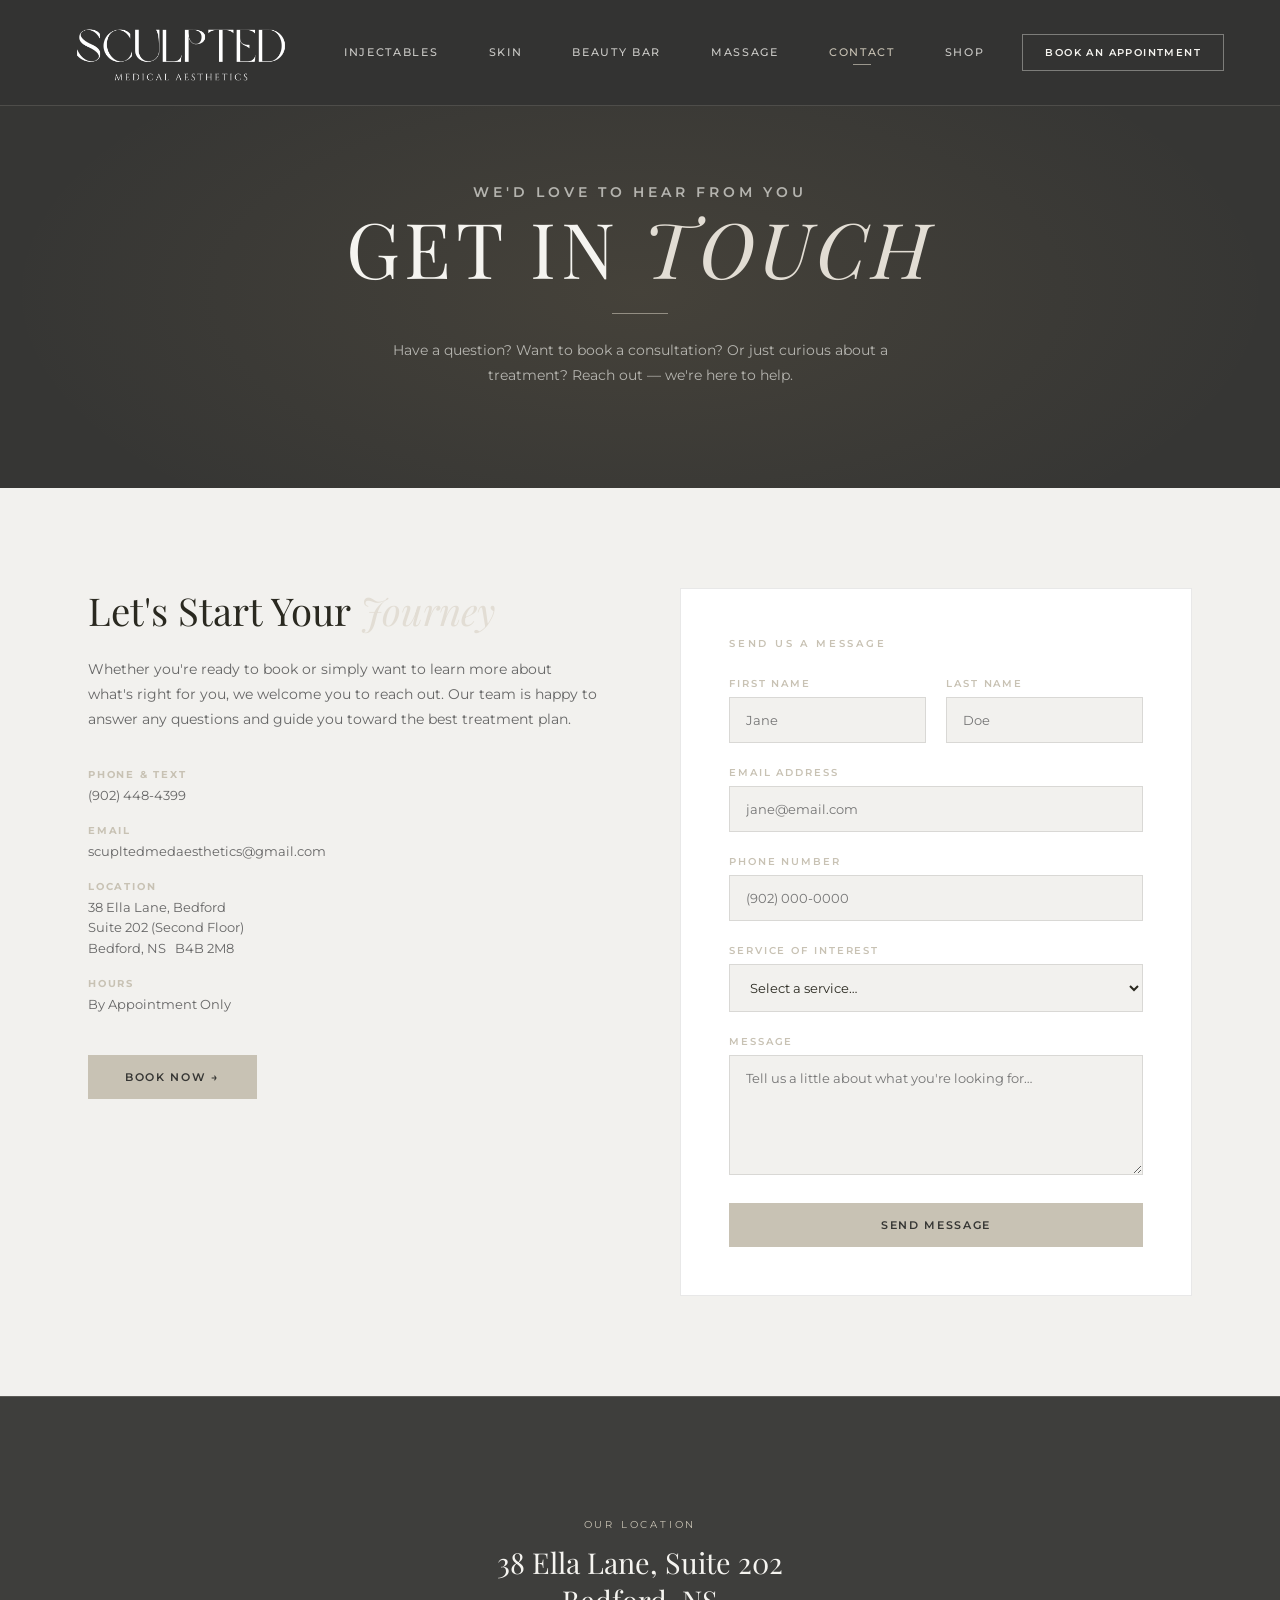
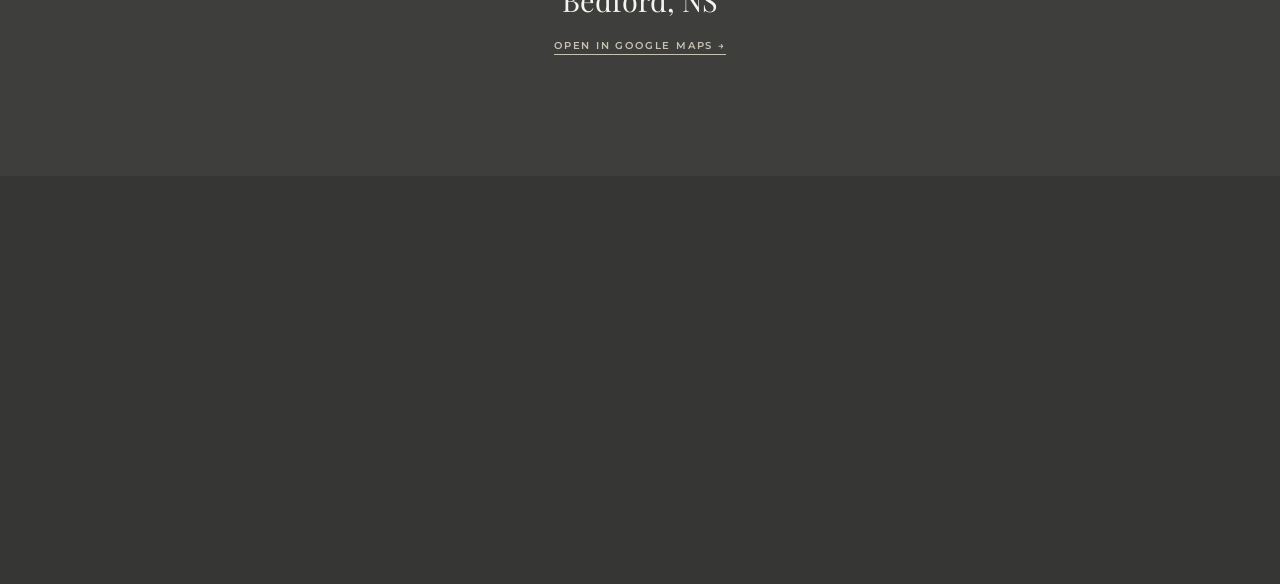
<file: pages/contact.html>
<!DOCTYPE html>
<html lang="en">
<head>
  <meta charset="UTF-8" />
  <meta name="viewport" content="width=device-width, initial-scale=1.0" />
  <title>Contact "” Sculpted Medical Aesthetics</title>
  <link rel="preconnect" href="https://fonts.googleapis.com" />
  <link rel="preconnect" href="https://fonts.gstatic.com" crossorigin />
  <link href="https://fonts.googleapis.com/css2?family=Playfair+Display:ital,wght@0,400;0,600;0,700;1,400;1,600;1,700&family=Montserrat:wght@300;400;500;600;700&display=swap" rel="stylesheet" />
  <link rel="stylesheet" href="../css/styles.css" />
</head>
<body>

<header id="header">
  <div class="header-container">
    <a href="../index.html" class="logo">
      <img src="../assets/images/Sculpted.png" alt="Sculpted" class="logo-img">
    </a>
    <nav><ul class="nav-list">
      <li class="nav-item has-dropdown">
        <a href="injectables.html" class="nav-link">Injectables</a>
        <div class="dropdown"><div class="dropdown-inner">
          <a href="injectables.html#dermal-filler"    class="dropdown-link">Dermal Filler</a>
          <a href="injectables.html#neuromodulators"  class="dropdown-link">Neuromodulators</a>
          <a href="injectables.html#biostimulators"   class="dropdown-link">Biostimulators</a>
          <a href="injectables.html#prp"              class="dropdown-link">PRP</a>
          <a href="injectables.html#skin-boosters"    class="dropdown-link">Skin Boosters</a>
          <a href="injectables.html#deoxycholic-acid" class="dropdown-link">Deoxycholic Acid</a>
          <a href="injectables.html#sclerotherapy"    class="dropdown-link">Sclerotherapy</a>
        </div></div>
      </li>
      <li class="nav-item has-dropdown">
        <a href="skin.html" class="nav-link">Skin</a>
        <div class="dropdown"><div class="dropdown-inner">
          <a href="skin.html#clinical-facials" class="dropdown-link">Clinical Facials</a>
          <a href="skin.html#chemical-peels"   class="dropdown-link">Chemical Peels</a>
          <a href="skin.html#microneedling"    class="dropdown-link">Microneedling</a>
        </div></div>
      </li>
      <li class="nav-item has-dropdown">
        <a href="beauty-bar.html" class="nav-link">Beauty Bar</a>
        <div class="dropdown"><div class="dropdown-inner">
          <a href="beauty-bar.html#brows"  class="dropdown-link">Brows</a>
          <a href="beauty-bar.html#lashes" class="dropdown-link">Lashes</a>
          <a href="beauty-bar.html#waxing" class="dropdown-link">Body &amp; Facial Waxing</a>
        </div></div>
      </li>
      <li class="nav-item has-dropdown">
        <a href="massage.html" class="nav-link">Massage</a>
        <div class="dropdown"><div class="dropdown-inner">
          <a href="massage.html#restorative"    class="dropdown-link">Restorative</a>
          <a href="massage.html#lymphatic"      class="dropdown-link">Lymphatic Drainage</a>
          <a href="massage.html#prenatal"       class="dropdown-link">Mommy to Be</a>
          <a href="massage.html#buccal"         class="dropdown-link">Buccal Massage</a>
          <a href="massage.html#head-in-clouds" class="dropdown-link">Head in the Clouds</a>
        </div></div>
      </li>
      <li class="nav-item"><a href="contact.html" class="nav-link">Contact</a></li>
      <li class="nav-item"><a href="../index.html#shop" class="nav-link">Shop</a></li>
    </ul></nav>
    <a href="https://sculptedmedicalaesthetics.janeapp.com/" target="_blank" rel="noopener" class="btn-book">BOOK AN APPOINTMENT</a>
    <button class="hamburger" id="hamburger" aria-label="Open menu"><span></span><span></span><span></span></button>
  </div>
</header>

<!-- PAGE HERO -->
<section class="page-hero">
  <p class="section-label page-hero-label">We'd Love to Hear From You</p>
  <h1>GET IN <em>TOUCH</em></h1>
  <div class="page-hero-divider"></div>
  <p>Have a question? Want to book a consultation? Or just curious about a treatment? Reach out &mdash; we're here to help.</p>
</section>

<!-- CONTACT SECTION -->
<section class="contact-section">
  <div class="container">
    <div class="contact-grid">

      <!-- INFO -->
      <div class="contact-info" data-animate>
        <h2 class="section-title">Let's Start Your <em>Journey</em></h2>
        <p class="section-body">Whether you're ready to book or simply want to learn more about what's right for you, we welcome you to reach out. Our team is happy to answer any questions and guide you toward the best treatment plan.</p>

        <div class="contact-detail">
          <div class="contact-detail-item">
            <div>
              <strong>Phone &amp; Text</strong>
              <span><a href="tel:9024484399" style="color:inherit;">(902) 448-4399</a></span>
            </div>
          </div>
          <div class="contact-detail-item">
            <div>
              <strong>Email</strong>
              <span><a href="mailto:scupltedmedaesthetics@gmail.com" style="color:inherit;">scupltedmedaesthetics@gmail.com</a></span>
            </div>
          </div>
          <div class="contact-detail-item">
            <div>
              <strong>Location</strong>
              <span>38 Ella Lane, Bedford<br>Suite 202 (Second Floor)<br>Bedford, NS &nbsp; B4B 2M8</span>
            </div>
          </div>
          <div class="contact-detail-item">
            <div>
              <strong>Hours</strong>
              <span>By Appointment Only</span>
            </div>
          </div>
        </div>

        <a href="https://sculptedmedicalaesthetics.janeapp.com/" target="_blank" rel="noopener" class="btn-gold">BOOK NOW &rarr;</a>
      </div>

      <!-- FORM -->
      <div class="contact-form" data-animate>
        <p class="section-label" style="margin-bottom:28px;">Send Us a Message</p>
        <form id="contactForm" novalidate>
          <input type="checkbox" name="botcheck" tabindex="-1" autocomplete="off" style="position:absolute;left:-9999px;width:1px;height:1px;opacity:0;pointer-events:none;" aria-hidden="true" />
          <div class="form-row">
            <div class="form-group">
              <label for="firstName">First Name</label>
              <input type="text" id="firstName" name="firstName" placeholder="Jane" required />
            </div>
            <div class="form-group">
              <label for="lastName">Last Name</label>
              <input type="text" id="lastName" name="lastName" placeholder="Doe" required />
            </div>
          </div>
          <div class="form-group">
            <label for="email">Email Address</label>
            <input type="email" id="email" name="email" placeholder="jane@email.com" required />
          </div>
          <div class="form-group">
            <label for="phone">Phone Number</label>
            <input type="tel" id="phone" name="phone" placeholder="(902) 000-0000" maxlength="14" autocomplete="tel" />
          </div>
          <div class="form-group">
            <label for="service">Service of Interest</label>
            <select id="service" name="service" required>
              <option value="" disabled selected>Select a service&hellip;</option>
              <optgroup label="Injectables">
                <option>Dermal Filler</option>
                <option>Neuromodulators</option>
                <option>Biostimulators</option>
                <option>PRP</option>
                <option>Skin Booster</option>
                <option>Deoxycholic Acid</option>
                <option>Sclerotherapy</option>
              </optgroup>
              <optgroup label="Skin">
                <option>Clinical Facials</option>
                <option>Chemical Peels</option>
                <option>Microneedling</option>
              </optgroup>
              <optgroup label="Beauty Bar">
                <option>Brows</option>
                <option>Lashes</option>
                <option>Body &amp; Facial Waxing</option>
              </optgroup>
              <optgroup label="Massage">
                <option>Restorative</option>
                <option>Lymphatic Drainage</option>
                <option>Mommy to Be</option>
                <option>Buccal Massage</option>
                <option>Head in the Clouds</option>
              </optgroup>
              <option value="other">Other / Not Sure Yet</option>
            </select>
          </div>
          <div class="form-group">
            <label for="message">Message</label>
            <textarea id="message" name="message" placeholder="Tell us a little about what you're looking for…"></textarea>
          </div>
          <button type="submit" class="btn-gold" style="width:100%;cursor:pointer;font-family:var(--font-body);">SEND MESSAGE</button>
        </form>
      </div>

    </div>
  </div>
</section>

<!-- MAP PLACEHOLDER -->
<div style="height:380px;background:var(--bg-card);display:flex;align-items:center;justify-content:center;border-top:1px solid var(--border-gold);">
  <div style="text-align:center;">
    <p style="font-size:10px;letter-spacing:0.28em;text-transform:uppercase;color:var(--gold);margin-bottom:12px;">Our Location</p>
    <p style="font-family:var(--font-display);font-size:1.8rem;color:var(--cream);">38 Ella Lane, Suite 202<br>Bedford, NS</p>
    <a href="https://maps.google.com/?q=38+Ella+Lane+Bedford+NS" target="_blank" rel="noopener"
       style="display:inline-block;margin-top:20px;font-size:10px;font-weight:600;letter-spacing:0.18em;text-transform:uppercase;color:var(--gold);border-bottom:1px solid var(--gold);padding-bottom:2px;">
      OPEN IN GOOGLE MAPS &rarr;
    </a>
  </div>
</div>

<!-- FOOTER -->
<footer class="footer">
  <div class="footer-container">
    <div class="footer-brand">
      <a href="../index.html" class="footer-logo"><img src="../assets/images/Sculpted.png" alt="Sculpted" class="footer-logo-img"></a>
      <div class="footer-socials">
        <a href="https://www.facebook.com/profile.php?id=100095470361294" target="_blank" rel="noopener" class="social-icon" aria-label="Facebook"><svg viewBox="0 0 24 24" fill="currentColor"><path d="M18 2h-3a5 5 0 0 0-5 5v3H7v4h3v8h4v-8h3l1-4h-4V7a1 1 0 0 1 1-1h3z"/></svg></a>
        <a href="https://www.instagram.com/sculptedmedicalaesthetics/" target="_blank" rel="noopener" class="social-icon" aria-label="Instagram"><svg viewBox="0 0 24 24" fill="none" stroke="currentColor" stroke-width="2"><rect x="2" y="2" width="20" height="20" rx="5"/><path d="M16 11.37A4 4 0 1 1 12.63 8 4 4 0 0 1 16 11.37z"/><line x1="17.5" y1="6.5" x2="17.51" y2="6.5"/></svg></a>
        <a href="https://www.tiktok.com/@sculptedmedaesthetics?lang=en" target="_blank" rel="noopener" class="social-icon" aria-label="TikTok"><svg viewBox="0 0 24 24" fill="currentColor"><path d="M19.59 6.69a4.83 4.83 0 0 1-3.77-4.25V2h-3.45v13.67a2.89 2.89 0 0 1-2.88 2.5 2.89 2.89 0 0 1-2.89-2.89 2.89 2.89 0 0 1 2.89-2.89c.28 0 .54.04.79.1V9.01a6.34 6.34 0 1 0 5.54 6.29V8.69a8.19 8.19 0 0 0 4.78 1.52V6.75a4.85 4.85 0 0 1-1.01-.06z"/></svg></a>
        <a href="mailto:scupltedmedaesthetics@gmail.com" class="social-icon" aria-label="Email"><svg viewBox="0 0 24 24" fill="none" stroke="currentColor" stroke-width="1.8"><rect x="2" y="4" width="20" height="16" rx="2"/><path d="M2 7l10 7 10-7"/></svg></a>
      </div>
      <a href="https://sculptedmedicalaesthetics.janeapp.com/" target="_blank" rel="noopener" class="btn-book-footer">BOOK AN APPOINTMENT</a>
      <a href="https://www.google.com/maps?cid=10813723003576618194" target="_blank" rel="noopener" class="footer-review-link">
        <svg viewBox="0 0 24 24" fill="currentColor" width="11" height="11"><path d="M12 2l3.09 6.26L22 9.27l-5 4.87 1.18 6.88L12 17.77l-6.18 3.25L7 14.14 2 9.27l6.91-1.01L12 2z"/></svg>
        <svg viewBox="0 0 24 24" fill="currentColor" width="11" height="11"><path d="M12 2l3.09 6.26L22 9.27l-5 4.87 1.18 6.88L12 17.77l-6.18 3.25L7 14.14 2 9.27l6.91-1.01L12 2z"/></svg>
        <svg viewBox="0 0 24 24" fill="currentColor" width="11" height="11"><path d="M12 2l3.09 6.26L22 9.27l-5 4.87 1.18 6.88L12 17.77l-6.18 3.25L7 14.14 2 9.27l6.91-1.01L12 2z"/></svg>
        <svg viewBox="0 0 24 24" fill="currentColor" width="11" height="11"><path d="M12 2l3.09 6.26L22 9.27l-5 4.87 1.18 6.88L12 17.77l-6.18 3.25L7 14.14 2 9.27l6.91-1.01L12 2z"/></svg>
        <svg viewBox="0 0 24 24" fill="currentColor" width="11" height="11"><path d="M12 2l3.09 6.26L22 9.27l-5 4.87 1.18 6.88L12 17.77l-6.18 3.25L7 14.14 2 9.27l6.91-1.01L12 2z"/></svg>
        <span>5.0 on Google</span>
      </a>
    </div>
    <div class="footer-links"><h4>Quick Links</h4><ul><li><a href="../index.html">Home</a></li><li><a href="../index.html#about">About</a></li><li><a href="../index.html#shop">Shop</a></li><li><a href="https://app.squareup.com/gift/MLVSPW7R7DYFF/order" target="_blank" rel="noopener">Gift Cards</a></li><li><a href="contact.html">Contact</a></li></ul></div>
    <div class="footer-links"><h4>Services</h4><ul><li><a href="injectables.html">Injectables</a></li><li><a href="skin.html">Skin</a></li><li><a href="beauty-bar.html">Beauty Bar</a></li><li><a href="massage.html">Massage</a></li></ul></div>
    <div class="footer-contact">
      <div class="footer-contact-block"><h4>Get In Touch</h4><a href="tel:9024484399">Call or Text (902) 448-4399</a><a href="mailto:scupltedmedaesthetics@gmail.com">Email Us</a></div>
      <div class="footer-contact-block"><h4>Location</h4><p>38 Ella Lane, Bedford<br>Suite 202 (Second Floor)<br>Bedford, NS &nbsp; B4B 2M8</p></div>
    </div>
    <div class="footer-map"><iframe src="https://maps.google.com/maps?q=Sculpted+Medical+Aesthetics,38+Ella+Ln,Bedford,NS+B4B+2M8&z=16&output=embed" allowfullscreen="" loading="lazy" referrerpolicy="no-referrer-when-downgrade" title="Sculpted Medical Aesthetics location"></iframe></div>
  </div>
  <div class="footer-bottom"><p>Copyright 2025 &copy; Sculpted Medical Aesthetics. All Rights Reserved.</p></div>
</footer>


<!-- MOBILE NAV -->
<div class="mobile-nav" id="mobileNav">
  <button class="mobile-nav-close" id="mobileNavClose">&times;</button>
  <ul class="mobile-nav-list">
    <li class="mobile-nav-item">
      <a href="injectables.html" class="mobile-nav-link">Injectables</a>
      <div class="mobile-nav-sub">
        <a href="injectables.html#dermal-filler">Dermal Filler</a>
        <a href="injectables.html#neuromodulators">Neuromodulators</a>
        <a href="injectables.html#biostimulators">Biostimulators</a>
        <a href="injectables.html#deoxycholic-acid">Deoxycholic Acid</a>
        <a href="injectables.html#prp-prf">PRP / PRF</a>
        <a href="injectables.html#lip-enhancement">Lip Enhancement</a>
      </div>
    </li>
    <li class="mobile-nav-item">
      <a href="skin.html" class="mobile-nav-link">Skin</a>
      <div class="mobile-nav-sub">
        <a href="skin.html#microneedling">Microneedling</a>
        <a href="skin.html#chemical-peels">Chemical Peels</a>
        <a href="skin.html#led-therapy">LED Therapy</a>
        <a href="skin.html#hydrafacial">HydraFacial</a>
        <a href="skin.html#laser">Laser Treatments</a>
      </div>
    </li>
    <li class="mobile-nav-item">
      <a href="beauty-bar.html" class="mobile-nav-link">Beauty Bar</a>
      <div class="mobile-nav-sub">
        <a href="beauty-bar.html#lash-extensions">Lash Extensions</a>
        <a href="beauty-bar.html#brow-lamination">Brow Lamination</a>
        <a href="beauty-bar.html#lash-lift">Lash Lift &amp; Tint</a>
        <a href="beauty-bar.html#microblading">Microblading</a>
        <a href="beauty-bar.html#waxing">Body &amp; Facial Waxing</a>
      </div>
    </li>
    <li class="mobile-nav-item">
      <a href="massage.html" class="mobile-nav-link">Massage</a>
      <div class="mobile-nav-sub">
        <a href="massage.html#swedish">Swedish Massage</a>
        <a href="massage.html#deep-tissue">Deep Tissue</a>
        <a href="massage.html#hot-stone">Hot Stone</a>
        <a href="massage.html#prenatal">Prenatal Massage</a>
        <a href="massage.html#lymphatic">Lymphatic Drainage</a>
      </div>
    </li>
    <li class="mobile-nav-item">
      <a href="contact.html" class="mobile-nav-link">Contact</a>
    </li>
  </ul>
  <div class="mobile-nav-divider"></div>
  <div class="mobile-nav-bottom">
    <a href="https://sculptedmedicalaesthetics.janeapp.com/" target="_blank" rel="noopener">BOOK AN APPOINTMENT</a>
  </div>
</div>
<!-- BACK TO TOP -->
<button id="back-to-top" aria-label="Back to top">
  <svg viewBox="0 0 24 24" fill="none" stroke="currentColor" stroke-width="1.8"><path d="M18 15l-6-6-6 6"/></svg>
</button>
<!-- FLOATING BOOK (mobile) -->
<a id="float-book" href="https://sculptedmedicalaesthetics.janeapp.com/" target="_blank" rel="noopener">BOOK NOW</a>
<script src="../js/main.js"></script>
</body>
</html>
</file>
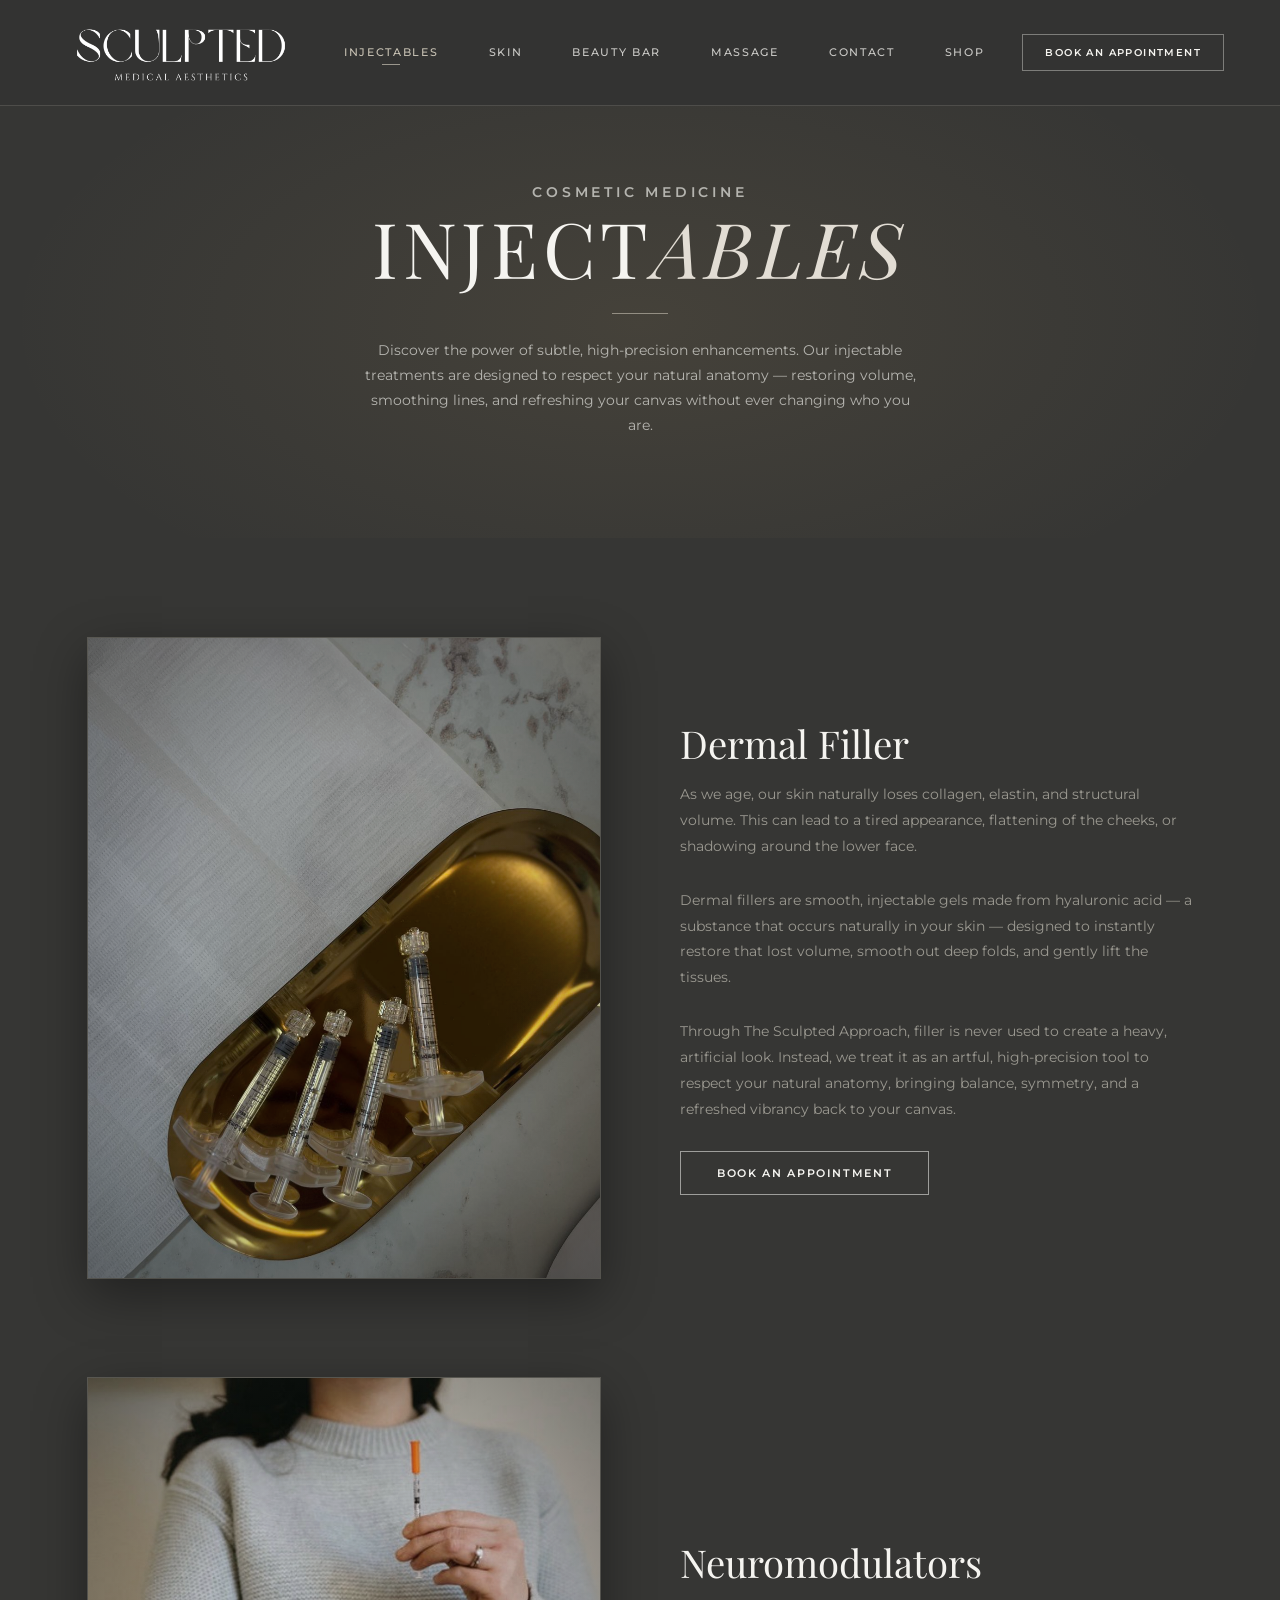
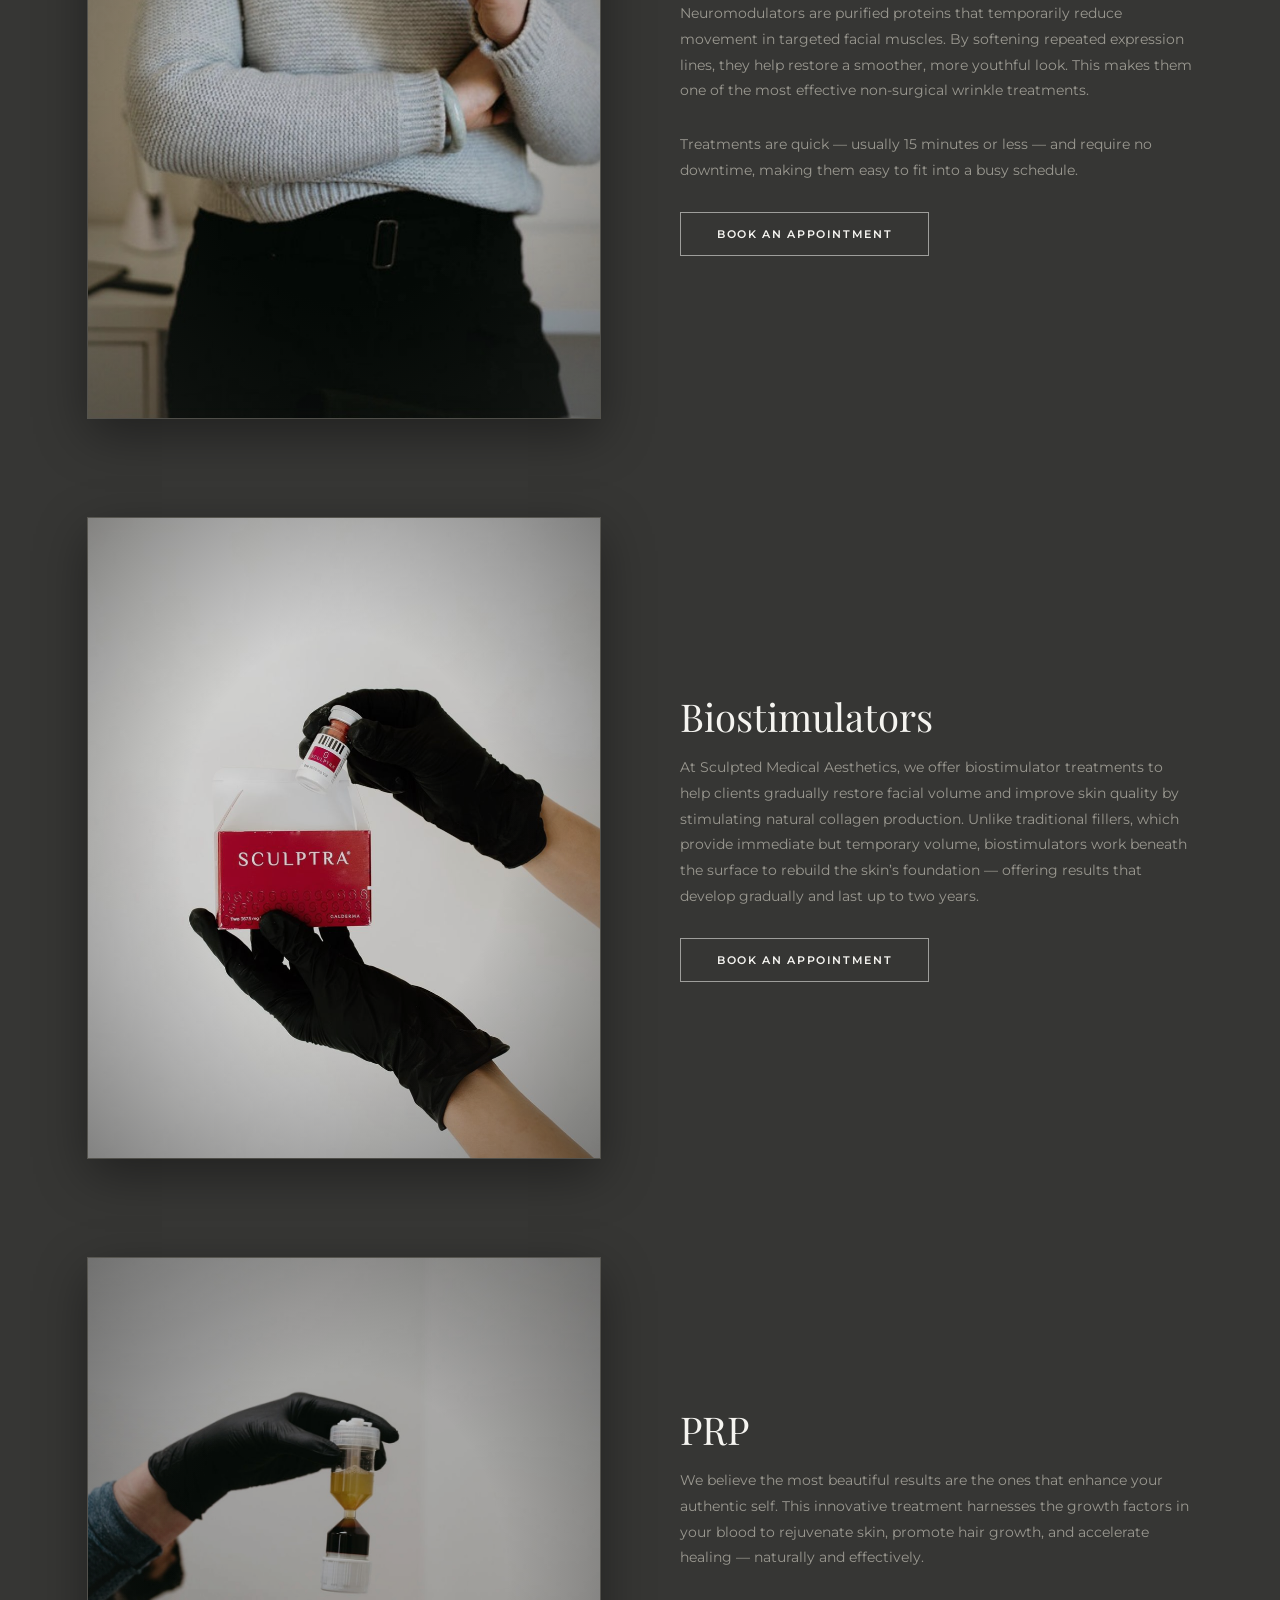
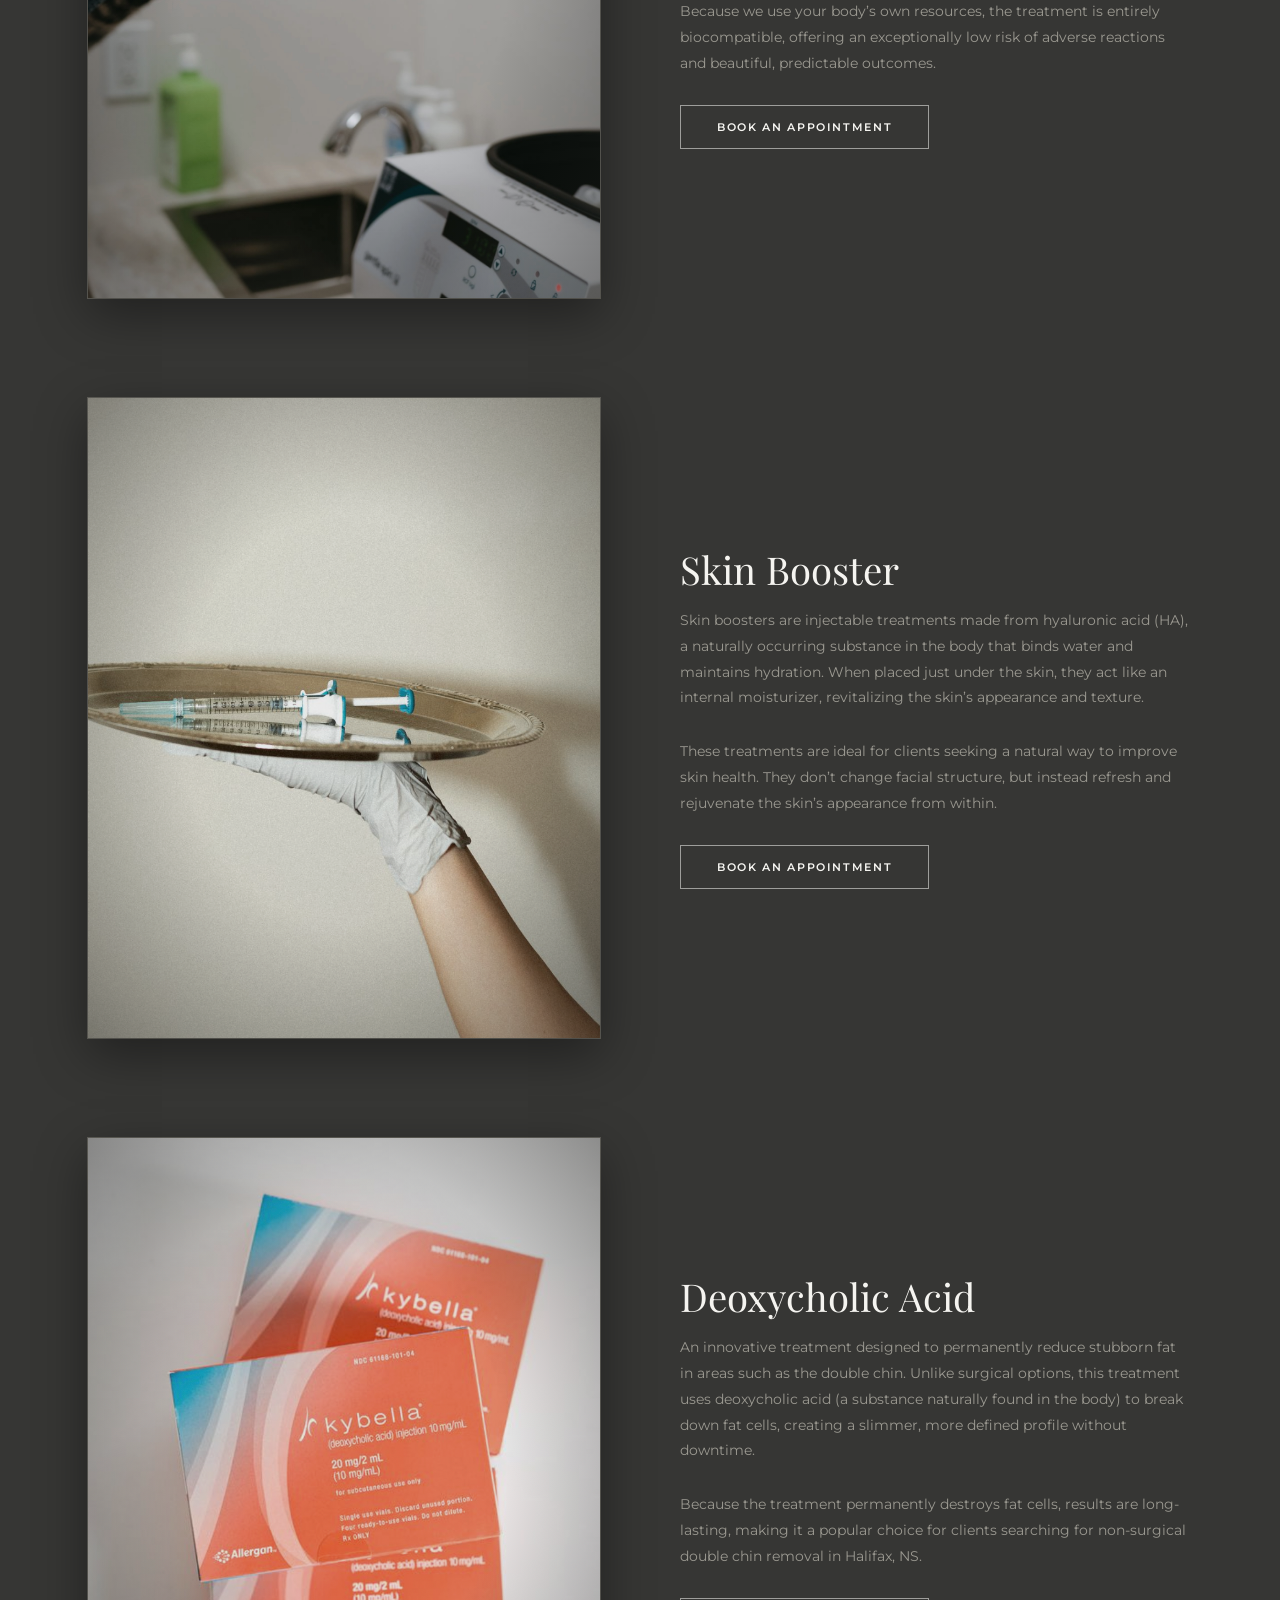
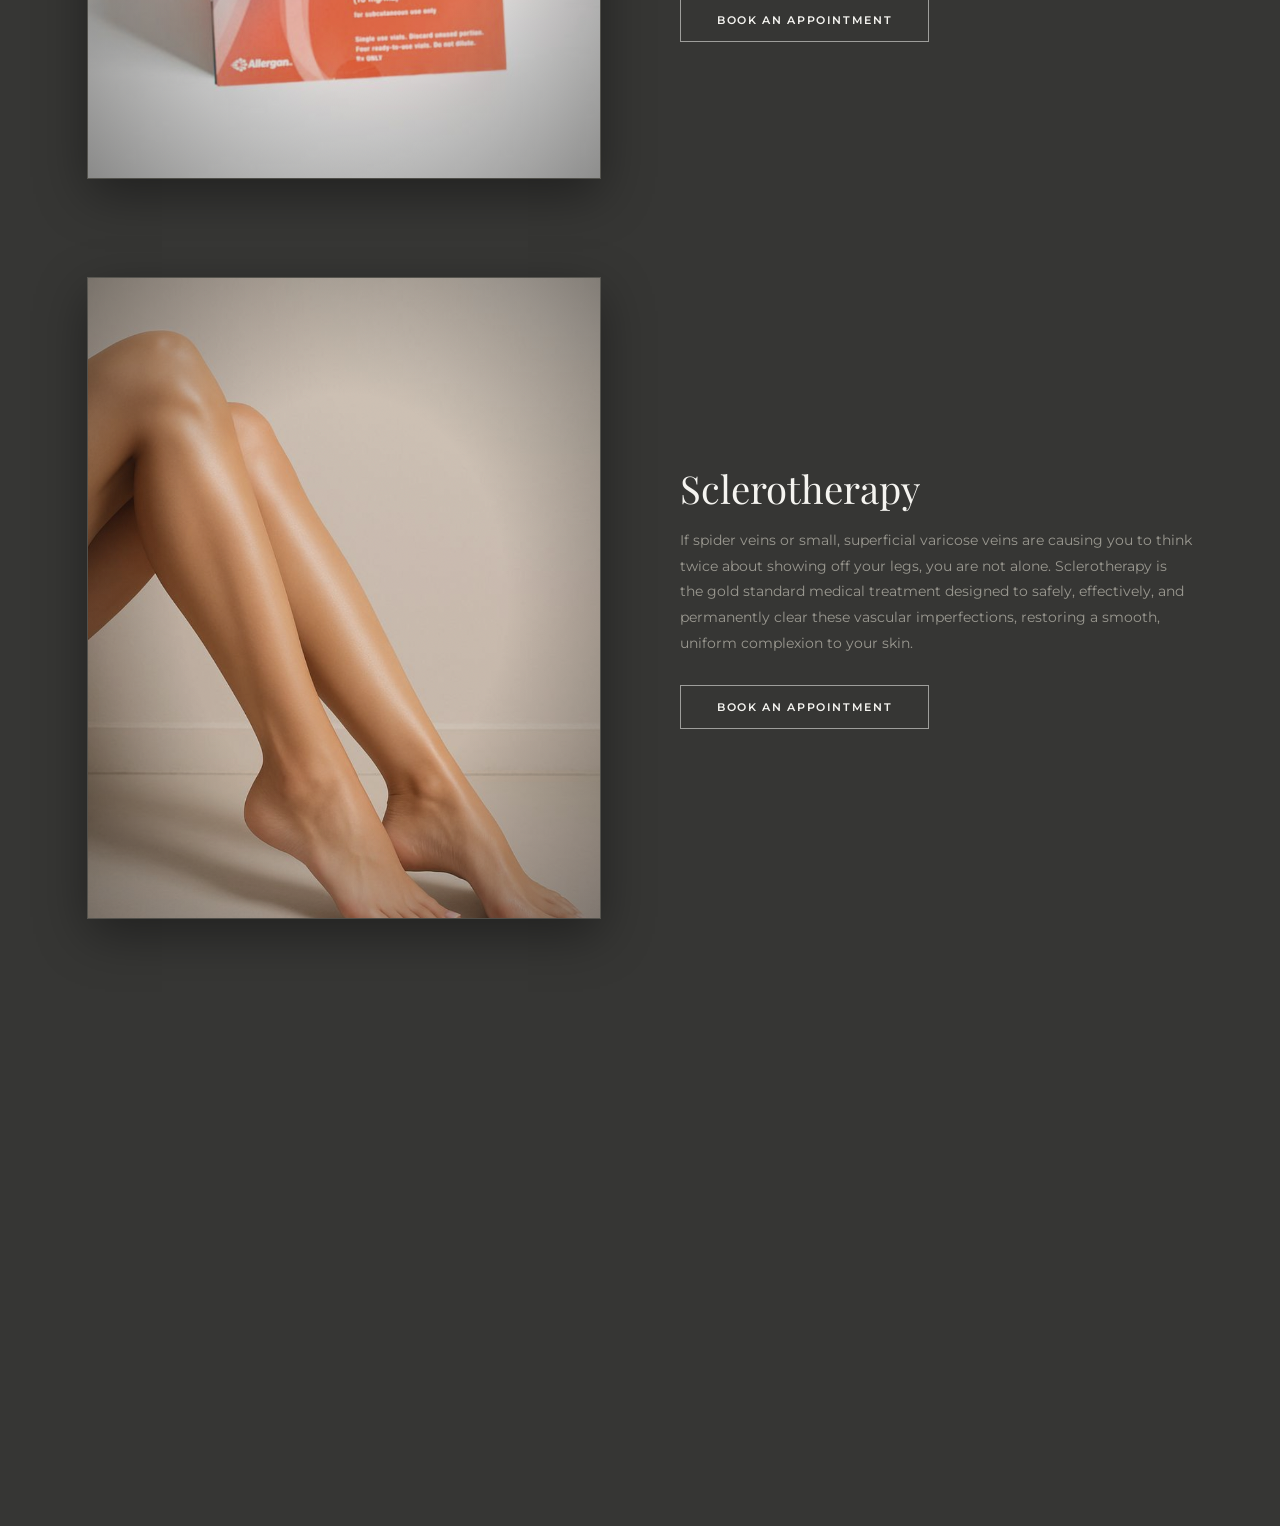
<file: pages/injectables.html>
<!DOCTYPE html>
<html lang="en">
<head>
  <meta charset="UTF-8" />
  <meta name="viewport" content="width=device-width, initial-scale=1.0" />
  <title>Injectables &mdash; Sculpted Medical Aesthetics</title>
  <link rel="preconnect" href="https://fonts.googleapis.com" />
  <link rel="preconnect" href="https://fonts.gstatic.com" crossorigin />
  <link href="https://fonts.googleapis.com/css2?family=Playfair+Display:ital,wght@0,400;0,600;0,700;1,400;1,600;1,700&family=Montserrat:wght@300;400;500;600;700&display=swap" rel="stylesheet" />
  <link rel="stylesheet" href="../css/styles.css" />
  <style>
    .services-list { padding: 100px 0; background: var(--bg-primary); }
    .service-block { display: grid; grid-template-columns: 1fr 1fr; gap: 80px; align-items: center; margin-bottom: 100px; }
    .service-block:nth-child(even) .service-block-img { order: -1; }
    .service-block-img { aspect-ratio: 4/5; overflow: hidden; position: relative; outline: 1px solid rgba(200,194,180,0.25); box-shadow: 0 16px 48px rgba(0,0,0,0.4); transition: box-shadow 0.4s ease, outline-color 0.4s ease; }
    .service-block:hover .service-block-img { outline-color: rgba(200,194,180,0.6); box-shadow: 0 24px 64px rgba(0,0,0,0.55); }
    .service-block-img img { width: 100%; height: 100%; object-fit: cover; display: block; transition: transform 0.7s ease; filter: brightness(0.92) saturate(0.88); }
    .service-block-img::after { content: ''; position: absolute; inset: 0; background: radial-gradient(ellipse at center, transparent 45%, rgba(36,36,34,0.45) 100%); pointer-events: none; }
    .service-block:hover .service-block-img img { transform: scale(1.04); filter: brightness(1) saturate(1); }
    #neuromodulators .service-block-img img { transform: scale(1.04); }
    #neuromodulators:hover .service-block-img img { transform: scale(1.08); }
    .service-block-text { padding: 20px 0; }
    .service-block-text h3 { font-family: var(--font-display); font-size: 2.4rem; color: var(--cream); margin-bottom: 18px; }
    .service-block-text p { font-size: 14px; line-height: 1.85; color: var(--text-muted); margin-bottom: 28px; }
    @media (max-width: 800px) { .service-block { grid-template-columns: 1fr; } .service-block:nth-child(even) .service-block-img { order: 0; } }
  </style>
</head>
<body>

<!-- HEADER -->
<header id="header">
  <div class="header-container">
    <a href="../index.html" class="logo">
      <img src="../assets/images/Sculpted.png" alt="Sculpted" class="logo-img">
    </a>
    <nav><ul class="nav-list">
      <li class="nav-item has-dropdown">
        <a href="injectables.html" class="nav-link">Injectables</a>
        <div class="dropdown"><div class="dropdown-inner">
          <a href="injectables.html#dermal-filler"    class="dropdown-link">Dermal Filler</a>
          <a href="injectables.html#neuromodulators"  class="dropdown-link">Neuromodulators</a>
          <a href="injectables.html#biostimulators"   class="dropdown-link">Biostimulators</a>
          <a href="injectables.html#prp"              class="dropdown-link">PRP</a>
          <a href="injectables.html#skin-boosters"    class="dropdown-link">Skin Boosters</a>
          <a href="injectables.html#deoxycholic-acid" class="dropdown-link">Deoxycholic Acid</a>
          <a href="injectables.html#sclerotherapy"    class="dropdown-link">Sclerotherapy</a>
        </div></div>
      </li>
      <li class="nav-item has-dropdown">
        <a href="skin.html" class="nav-link">Skin</a>
        <div class="dropdown"><div class="dropdown-inner">
          <a href="skin.html#clinical-facials" class="dropdown-link">Clinical Facials</a>
          <a href="skin.html#chemical-peels"   class="dropdown-link">Chemical Peels</a>
          <a href="skin.html#microneedling"    class="dropdown-link">Microneedling</a>
        </div></div>
      </li>
      <li class="nav-item has-dropdown">
        <a href="beauty-bar.html" class="nav-link">Beauty Bar</a>
        <div class="dropdown"><div class="dropdown-inner">
          <a href="beauty-bar.html#brows"  class="dropdown-link">Brows</a>
          <a href="beauty-bar.html#lashes" class="dropdown-link">Lashes</a>
          <a href="beauty-bar.html#waxing" class="dropdown-link">Body &amp; Facial Waxing</a>
        </div></div>
      </li>
      <li class="nav-item has-dropdown">
        <a href="massage.html" class="nav-link">Massage</a>
        <div class="dropdown"><div class="dropdown-inner">
          <a href="massage.html#restorative"    class="dropdown-link">Restorative</a>
          <a href="massage.html#lymphatic"      class="dropdown-link">Lymphatic Drainage</a>
          <a href="massage.html#prenatal"       class="dropdown-link">Mommy to Be</a>
          <a href="massage.html#buccal"         class="dropdown-link">Buccal Massage</a>
          <a href="massage.html#head-in-clouds" class="dropdown-link">Head in the Clouds</a>
        </div></div>
      </li>
      <li class="nav-item"><a href="contact.html" class="nav-link">Contact</a></li>
      <li class="nav-item"><a href="../index.html#shop" class="nav-link">Shop</a></li>
    </ul></nav>
    <a href="https://sculptedmedicalaesthetics.janeapp.com/" target="_blank" rel="noopener" class="btn-book">BOOK AN APPOINTMENT</a>
    <button class="hamburger" id="hamburger" aria-label="Open menu"><span></span><span></span><span></span></button>
  </div>
</header>

<!-- PAGE HERO -->
<section class="page-hero">
  <p class="section-label page-hero-label">Cosmetic Medicine</p>
  <h1>INJECT<em>ABLES</em></h1>
  <div class="page-hero-divider"></div>
  <p>Discover the power of subtle, high-precision enhancements. Our injectable treatments are designed to respect your natural anatomy &mdash; restoring volume, smoothing lines, and refreshing your canvas without ever changing who you are.</p>
</section>

<!-- SERVICES LIST -->
<section class="services-list">
  <div class="container">

    <div class="service-block" id="dermal-filler" data-animate>
      <div class="service-block-img"><img src="../assets/images/Dermal_Filler.png" alt="Dermal Filler"></div>
      <div class="service-block-text">

        <h3>Dermal Filler</h3>
        <p>As we age, our skin naturally loses collagen, elastin, and structural volume. This can lead to a tired appearance, flattening of the cheeks, or shadowing around the lower face.</p>
        <p>Dermal fillers are smooth, injectable gels made from hyaluronic acid &mdash; a substance that occurs naturally in your skin &mdash; designed to instantly restore that lost volume, smooth out deep folds, and gently lift the tissues.</p>
        <p>Through The Sculpted Approach, filler is never used to create a heavy, artificial look. Instead, we treat it as an artful, high-precision tool to respect your natural anatomy, bringing balance, symmetry, and a refreshed vibrancy back to your canvas.</p>
        <a href="contact.html" class="btn-outline-light">BOOK AN APPOINTMENT</a>
      </div>
    </div>

    <div class="service-block" id="neuromodulators" data-animate>
      <div class="service-block-img"><img src="../assets/images/Neuromodulators.JPG" alt="Neuromodulators"></div>
      <div class="service-block-text">

        <h3>Neuromodulators</h3>
        <p>Neuromodulators are purified proteins that temporarily reduce movement in targeted facial muscles. By softening repeated expression lines, they help restore a smoother, more youthful look. This makes them one of the most effective non-surgical wrinkle treatments.</p>
        <p>Treatments are quick &mdash; usually 15 minutes or less &mdash; and require no downtime, making them easy to fit into a busy schedule.</p>
        <a href="contact.html" class="btn-outline-light">BOOK AN APPOINTMENT</a>
      </div>
    </div>

    <div class="service-block" id="biostimulators" data-animate>
      <div class="service-block-img"><img src="../assets/images/Biostimulator.png" alt="Biostimulators"></div>
      <div class="service-block-text">

        <h3>Biostimulators</h3>
        <p>At Sculpted Medical Aesthetics, we offer biostimulator treatments to help clients gradually restore facial volume and improve skin quality by stimulating natural collagen production. Unlike traditional fillers, which provide immediate but temporary volume, biostimulators work beneath the surface to rebuild the skin&rsquo;s foundation &mdash; offering results that develop gradually and last up to two years.</p>
        <a href="contact.html" class="btn-outline-light">BOOK AN APPOINTMENT</a>
      </div>
    </div>

    <div class="service-block" id="prp" data-animate>
      <div class="service-block-img"><img src="../assets/images/PRP.jpg" alt="PRP"></div>
      <div class="service-block-text">

        <h3>PRP</h3>
        <p>We believe the most beautiful results are the ones that enhance your authentic self. This innovative treatment harnesses the growth factors in your blood to rejuvenate skin, promote hair growth, and accelerate healing &mdash; naturally and effectively.</p>
        <p>Because we use your body&rsquo;s own resources, the treatment is entirely biocompatible, offering an exceptionally low risk of adverse reactions and beautiful, predictable outcomes.</p>
        <a href="contact.html" class="btn-outline-light">BOOK AN APPOINTMENT</a>
      </div>
    </div>

    <div class="service-block" id="skin-boosters" data-animate>
      <div class="service-block-img"><img src="../assets/images/Skin Booster.png" alt="Skin Boosters"></div>
      <div class="service-block-text">

        <h3>Skin Booster</h3>
        <p>Skin boosters are injectable treatments made from hyaluronic acid (HA), a naturally occurring substance in the body that binds water and maintains hydration. When placed just under the skin, they act like an internal moisturizer, revitalizing the skin&rsquo;s appearance and texture.</p>
        <p>These treatments are ideal for clients seeking a natural way to improve skin health. They don&rsquo;t change facial structure, but instead refresh and rejuvenate the skin&rsquo;s appearance from within.</p>
        <a href="contact.html" class="btn-outline-light">BOOK AN APPOINTMENT</a>
      </div>
    </div>

    <div class="service-block" id="deoxycholic-acid" data-animate>
      <div class="service-block-img"><img src="../assets/images/DA.png" alt="Deoxycholic Acid"></div>
      <div class="service-block-text">

        <h3>Deoxycholic Acid</h3>
        <p>An innovative treatment designed to permanently reduce stubborn fat in areas such as the double chin. Unlike surgical options, this treatment uses deoxycholic acid (a substance naturally found in the body) to break down fat cells, creating a slimmer, more defined profile without downtime.</p>
        <p>Because the treatment permanently destroys fat cells, results are long-lasting, making it a popular choice for clients searching for non-surgical double chin removal in Halifax, NS.</p>
        <a href="contact.html" class="btn-outline-light">BOOK AN APPOINTMENT</a>
      </div>
    </div>

    <div class="service-block" id="sclerotherapy" data-animate>
      <div class="service-block-img"><img src="../assets/images/Sclerotherapy.png" alt="Sclerotherapy"></div>
      <div class="service-block-text">

        <h3>Sclerotherapy</h3>
        <p>If spider veins or small, superficial varicose veins are causing you to think twice about showing off your legs, you are not alone. Sclerotherapy is the gold standard medical treatment designed to safely, effectively, and permanently clear these vascular imperfections, restoring a smooth, uniform complexion to your skin.</p>
        <a href="contact.html" class="btn-outline-light">BOOK AN APPOINTMENT</a>
      </div>
    </div>

  </div>
</section>

<!-- FOOTER -->
<footer class="footer">
  <div class="footer-container">
    <div class="footer-brand">
      <a href="../index.html" class="footer-logo"><img src="../assets/images/Sculpted.png" alt="Sculpted" class="footer-logo-img"></a>
      <div class="footer-socials">
        <a href="https://www.facebook.com/profile.php?id=100095470361294" target="_blank" rel="noopener" class="social-icon" aria-label="Facebook"><svg viewBox="0 0 24 24" fill="currentColor"><path d="M18 2h-3a5 5 0 0 0-5 5v3H7v4h3v8h4v-8h3l1-4h-4V7a1 1 0 0 1 1-1h3z"/></svg></a>
        <a href="https://www.instagram.com/sculptedmedicalaesthetics/" target="_blank" rel="noopener" class="social-icon" aria-label="Instagram"><svg viewBox="0 0 24 24" fill="none" stroke="currentColor" stroke-width="2"><rect x="2" y="2" width="20" height="20" rx="5"/><path d="M16 11.37A4 4 0 1 1 12.63 8 4 4 0 0 1 16 11.37z"/><line x1="17.5" y1="6.5" x2="17.51" y2="6.5"/></svg></a>
        <a href="https://www.tiktok.com/@sculptedmedaesthetics?lang=en" target="_blank" rel="noopener" class="social-icon" aria-label="TikTok"><svg viewBox="0 0 24 24" fill="currentColor"><path d="M19.59 6.69a4.83 4.83 0 0 1-3.77-4.25V2h-3.45v13.67a2.89 2.89 0 0 1-2.88 2.5 2.89 2.89 0 0 1-2.89-2.89 2.89 2.89 0 0 1 2.89-2.89c.28 0 .54.04.79.1V9.01a6.34 6.34 0 1 0 5.54 6.29V8.69a8.19 8.19 0 0 0 4.78 1.52V6.75a4.85 4.85 0 0 1-1.01-.06z"/></svg></a>
        <a href="mailto:scupltedmedaesthetics@gmail.com" class="social-icon" aria-label="Email"><svg viewBox="0 0 24 24" fill="none" stroke="currentColor" stroke-width="1.8"><rect x="2" y="4" width="20" height="16" rx="2"/><path d="M2 7l10 7 10-7"/></svg></a>
      </div>
      <a href="https://sculptedmedicalaesthetics.janeapp.com/" target="_blank" rel="noopener" class="btn-book-footer">BOOK AN APPOINTMENT</a>
      <a href="https://www.google.com/maps?cid=10813723003576618194" target="_blank" rel="noopener" class="footer-review-link">
        <svg viewBox="0 0 24 24" fill="currentColor" width="11" height="11"><path d="M12 2l3.09 6.26L22 9.27l-5 4.87 1.18 6.88L12 17.77l-6.18 3.25L7 14.14 2 9.27l6.91-1.01L12 2z"/></svg>
        <svg viewBox="0 0 24 24" fill="currentColor" width="11" height="11"><path d="M12 2l3.09 6.26L22 9.27l-5 4.87 1.18 6.88L12 17.77l-6.18 3.25L7 14.14 2 9.27l6.91-1.01L12 2z"/></svg>
        <svg viewBox="0 0 24 24" fill="currentColor" width="11" height="11"><path d="M12 2l3.09 6.26L22 9.27l-5 4.87 1.18 6.88L12 17.77l-6.18 3.25L7 14.14 2 9.27l6.91-1.01L12 2z"/></svg>
        <svg viewBox="0 0 24 24" fill="currentColor" width="11" height="11"><path d="M12 2l3.09 6.26L22 9.27l-5 4.87 1.18 6.88L12 17.77l-6.18 3.25L7 14.14 2 9.27l6.91-1.01L12 2z"/></svg>
        <svg viewBox="0 0 24 24" fill="currentColor" width="11" height="11"><path d="M12 2l3.09 6.26L22 9.27l-5 4.87 1.18 6.88L12 17.77l-6.18 3.25L7 14.14 2 9.27l6.91-1.01L12 2z"/></svg>
        <span>5.0 on Google</span>
      </a>
    </div>
    <div class="footer-links"><h4>Quick Links</h4><ul><li><a href="../index.html">Home</a></li><li><a href="../index.html#about">About</a></li><li><a href="../index.html#shop">Shop</a></li><li><a href="https://app.squareup.com/gift/MLVSPW7R7DYFF/order" target="_blank" rel="noopener">Gift Cards</a></li><li><a href="contact.html">Contact</a></li></ul></div>
    <div class="footer-links"><h4>Services</h4><ul><li><a href="injectables.html">Injectables</a></li><li><a href="skin.html">Skin</a></li><li><a href="beauty-bar.html">Beauty Bar</a></li><li><a href="massage.html">Massage</a></li></ul></div>
    <div class="footer-contact">
      <div class="footer-contact-block"><h4>Get In Touch</h4><a href="tel:9024484399">Call or Text (902) 448-4399</a><a href="mailto:scupltedmedaesthetics@gmail.com">Email Us</a></div>
      <div class="footer-contact-block"><h4>Location</h4><p>38 Ella Lane, Bedford<br>Suite 202 (Second Floor)<br>Bedford, NS &nbsp; B4B 2M8</p></div>
    </div>
    <div class="footer-map"><iframe src="https://maps.google.com/maps?q=Sculpted+Medical+Aesthetics,38+Ella+Ln,Bedford,NS+B4B+2M8&z=16&output=embed" allowfullscreen="" loading="lazy" referrerpolicy="no-referrer-when-downgrade" title="Sculpted Medical Aesthetics location"></iframe></div>
  </div>
  <div class="footer-bottom"><p>Copyright 2025 &copy; Sculpted Medical Aesthetics. All Rights Reserved.</p></div>
</footer>

<!-- MOBILE NAV -->
<div class="mobile-nav" id="mobileNav">
  <button class="mobile-nav-close" id="mobileNavClose">&times;</button>
  <ul class="mobile-nav-list">
    <li class="mobile-nav-item">
      <a href="injectables.html" class="mobile-nav-link">Injectables</a>
      <div class="mobile-nav-sub">
        <a href="injectables.html#dermal-filler">Dermal Filler</a>
        <a href="injectables.html#neuromodulators">Neuromodulators</a>
        <a href="injectables.html#biostimulators">Biostimulators</a>
        <a href="injectables.html#prp">PRP</a>
        <a href="injectables.html#skin-boosters">Skin Boosters</a>
        <a href="injectables.html#deoxycholic-acid">Deoxycholic Acid</a>
      </div>
    </li>
    <li class="mobile-nav-item">
      <a href="skin.html" class="mobile-nav-link">Skin</a>
      <div class="mobile-nav-sub">
        <a href="skin.html#clinical-facials">Clinical Facials</a>
        <a href="skin.html#chemical-peels">Chemical Peels</a>
        <a href="skin.html#microneedling">Microneedling</a>
      </div>
    </li>
    <li class="mobile-nav-item">
      <a href="beauty-bar.html" class="mobile-nav-link">Beauty Bar</a>
      <div class="mobile-nav-sub">
        <a href="beauty-bar.html#brows">Brows</a>
        <a href="beauty-bar.html#lashes">Lashes</a>
        <a href="beauty-bar.html#waxing">Body &amp; Facial Waxing</a>
      </div>
    </li>
    <li class="mobile-nav-item">
      <a href="massage.html" class="mobile-nav-link">Massage</a>
      <div class="mobile-nav-sub">
        <a href="massage.html#restorative">Restorative</a>
        <a href="massage.html#lymphatic">Lymphatic Drainage</a>
        <a href="massage.html#prenatal">Mommy to Be</a>
        <a href="massage.html#buccal">Buccal Massage</a>
        <a href="massage.html#head-in-clouds">Head in the Clouds</a>
      </div>
    </li>
    <li class="mobile-nav-item"><a href="contact.html" class="mobile-nav-link">Contact</a></li>
    <li class="mobile-nav-item"><a href="../index.html#shop" class="mobile-nav-link">Shop</a></li>
  </ul>
  <div class="mobile-nav-divider"></div>
  <div class="mobile-nav-bottom">
    <a href="https://sculptedmedicalaesthetics.janeapp.com/" target="_blank" rel="noopener">BOOK AN APPOINTMENT</a>
  </div>
</div>
<button id="back-to-top" aria-label="Back to top"><svg viewBox="0 0 24 24" fill="none" stroke="currentColor" stroke-width="1.8"><path d="M18 15l-6-6-6 6"/></svg></button>
<a id="float-book" href="https://sculptedmedicalaesthetics.janeapp.com/" target="_blank" rel="noopener">BOOK NOW</a>
<script src="../js/main.js"></script>
</body>
</html>
</file>
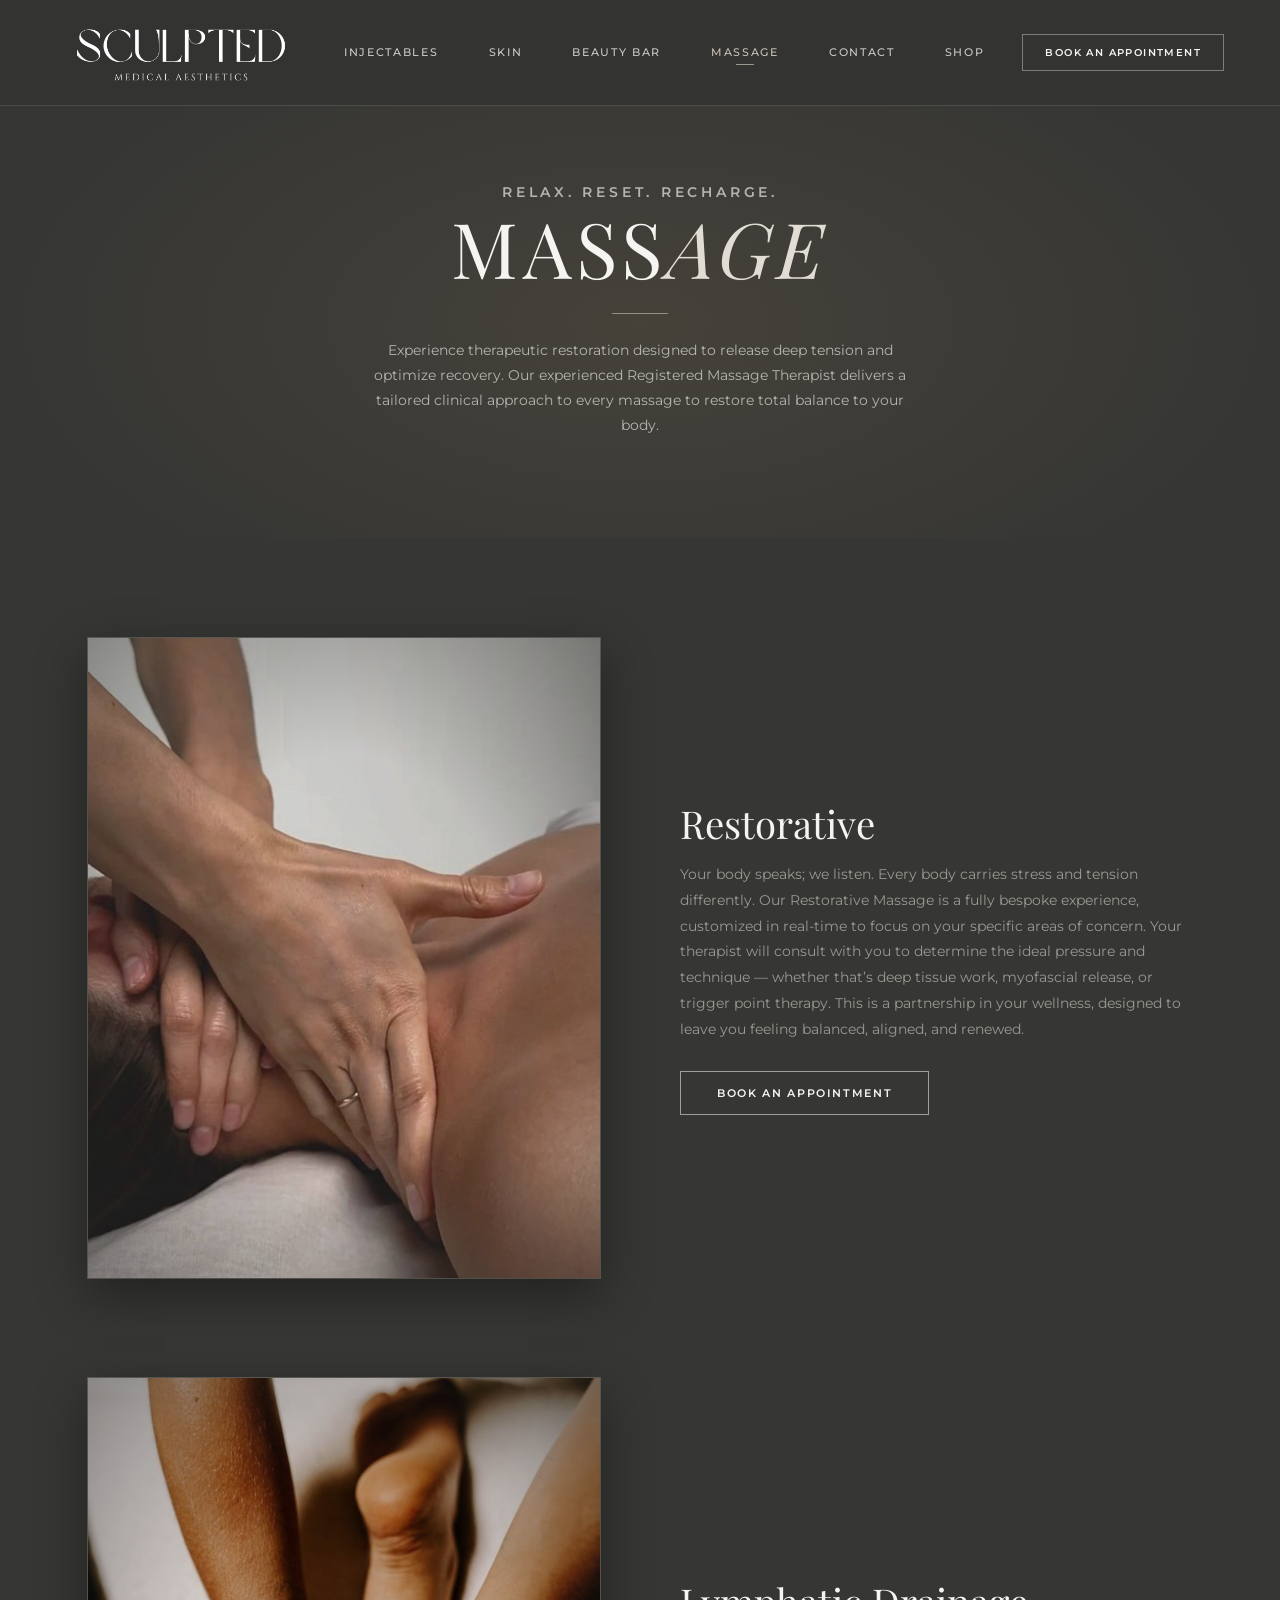
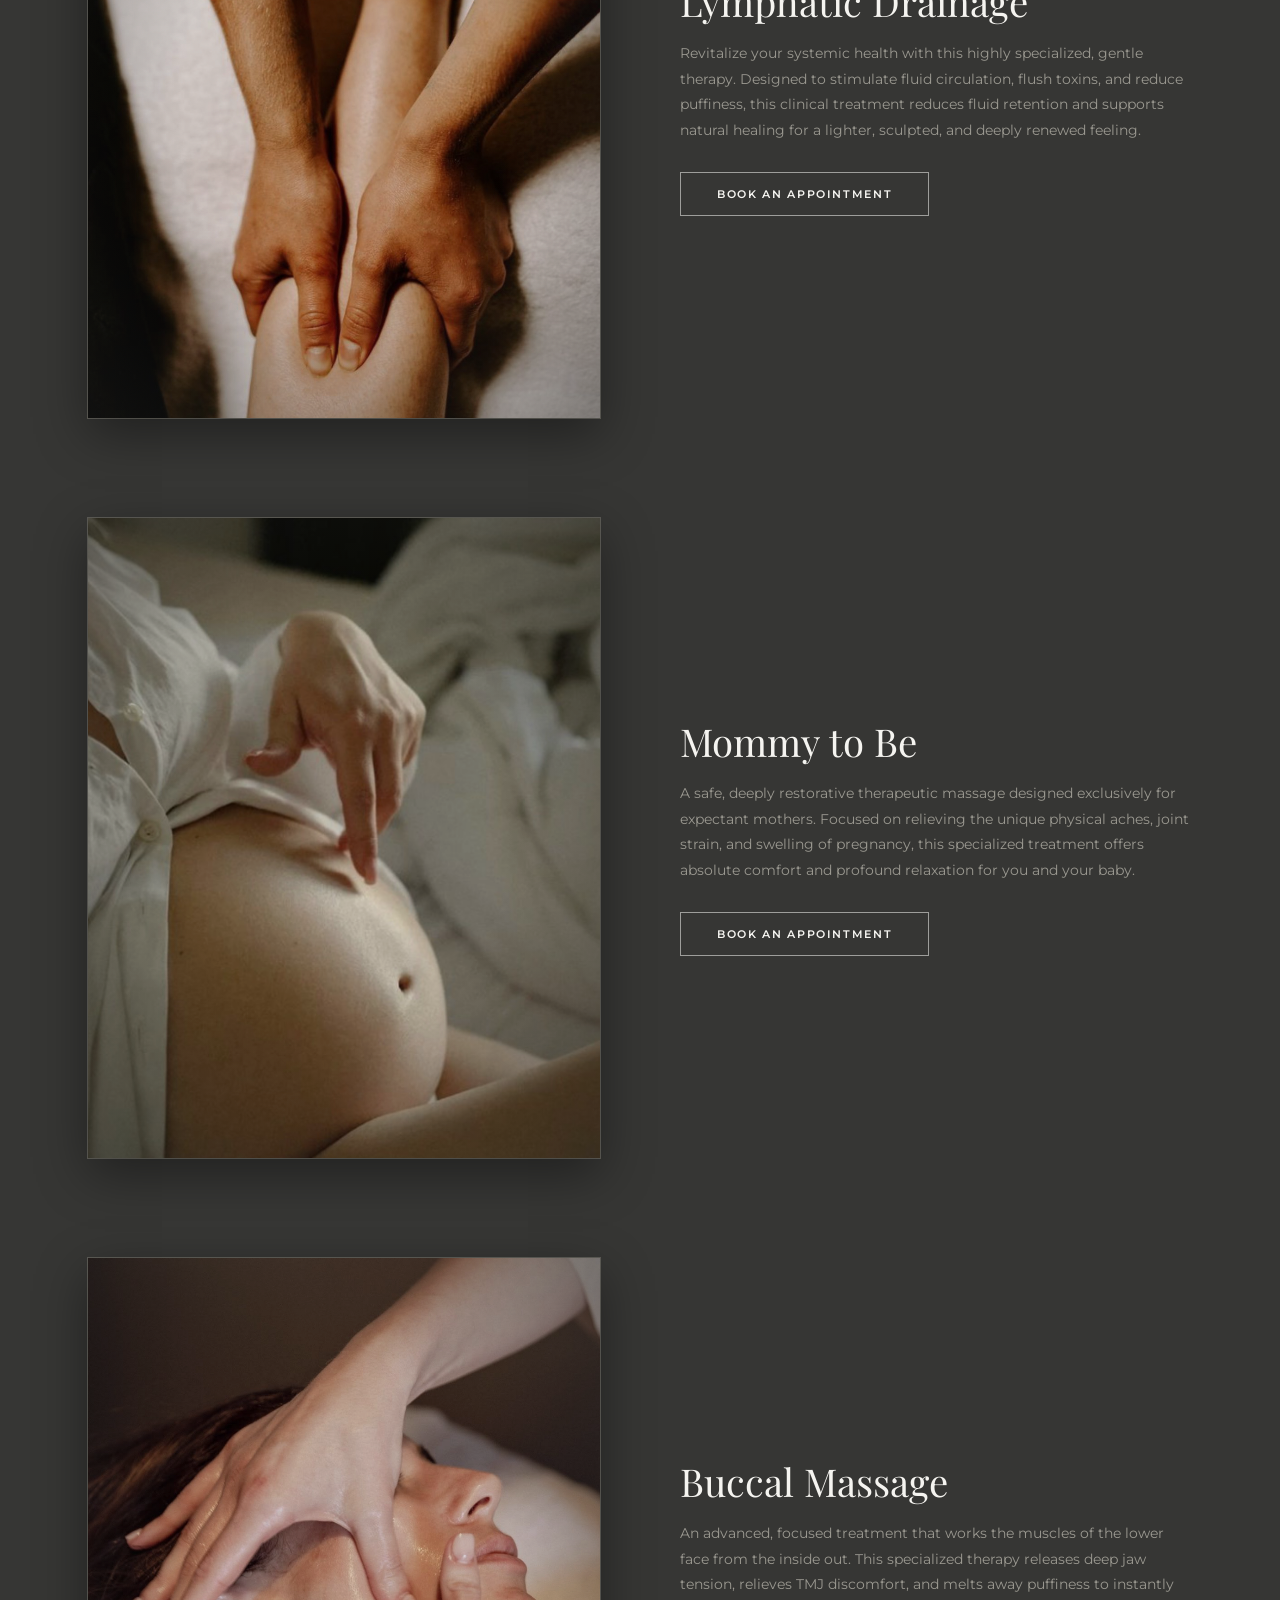
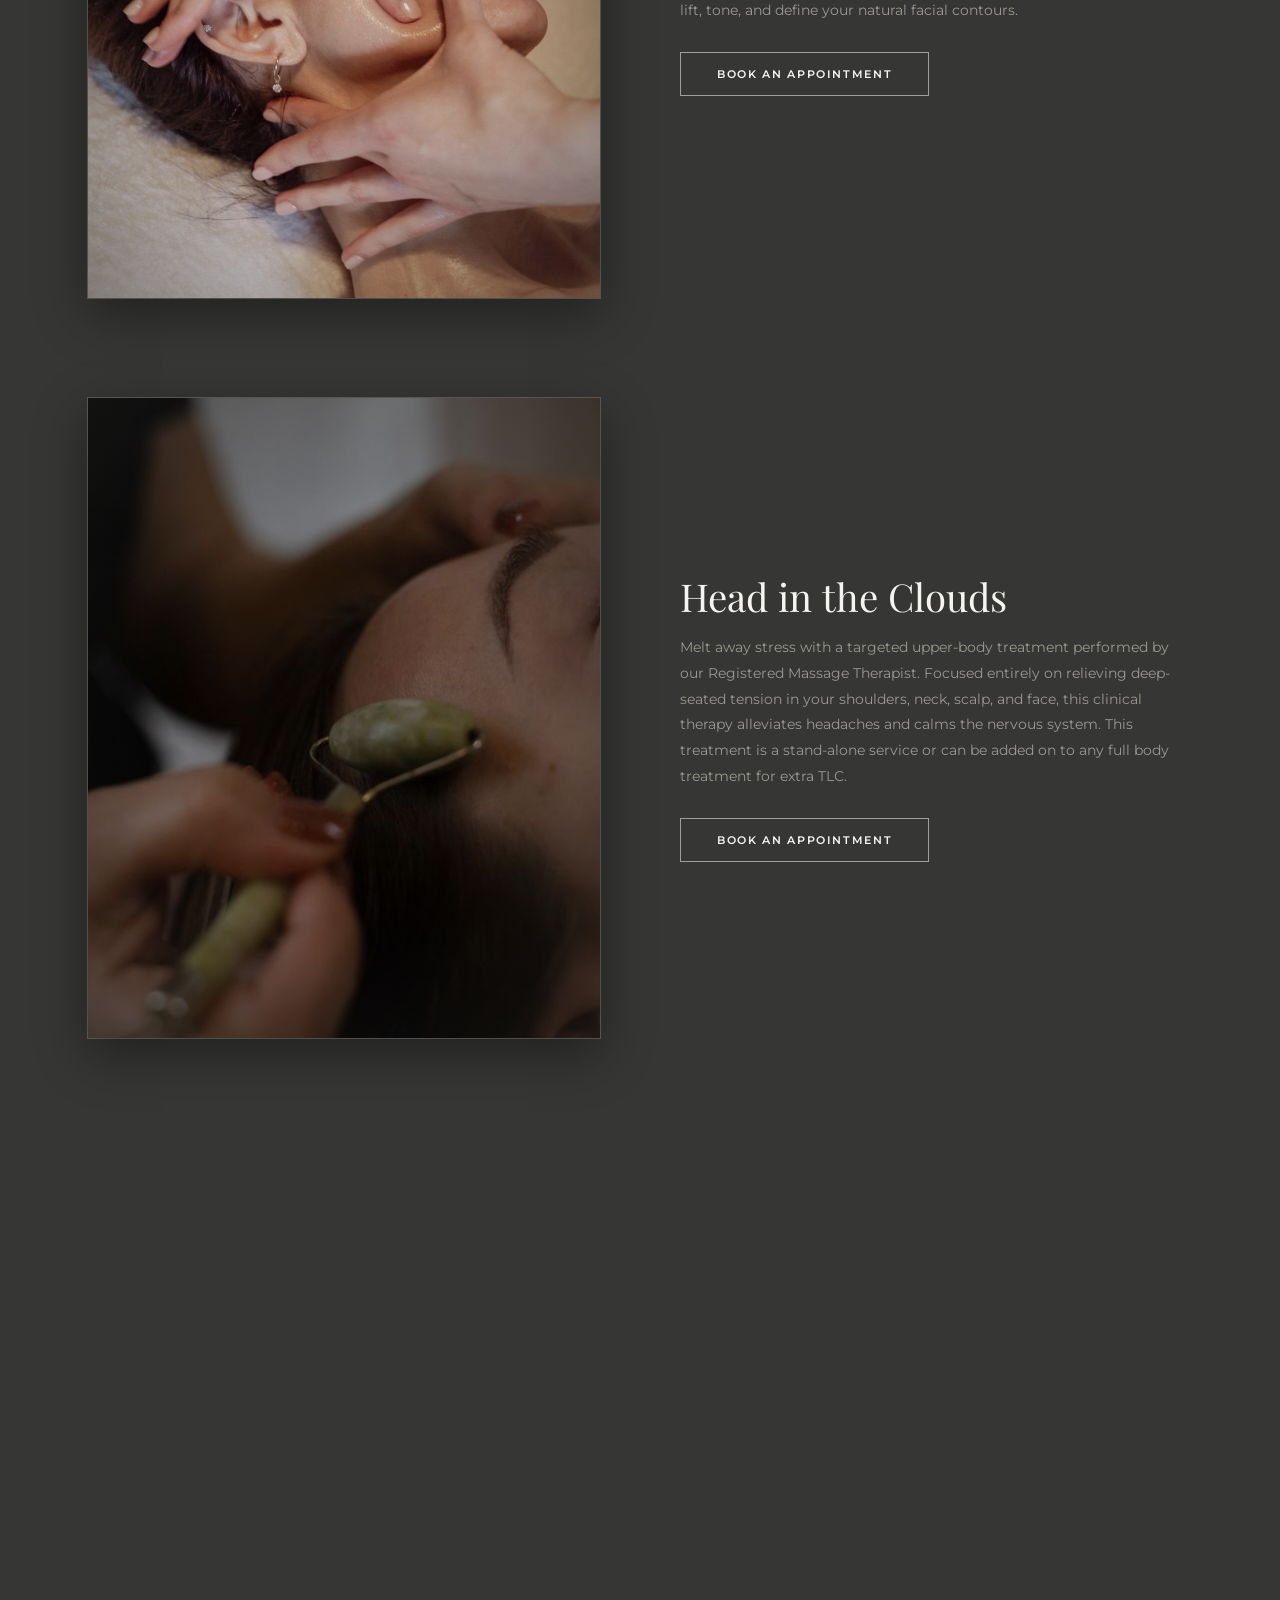
<file: pages/massage.html>
<!DOCTYPE html>
<html lang="en">
<head>
  <meta charset="UTF-8" />
  <meta name="viewport" content="width=device-width, initial-scale=1.0" />
  <title>Massage &mdash; Sculpted Medical Aesthetics</title>
  <link rel="preconnect" href="https://fonts.googleapis.com" />
  <link rel="preconnect" href="https://fonts.gstatic.com" crossorigin />
  <link href="https://fonts.googleapis.com/css2?family=Playfair+Display:ital,wght@0,400;0,600;0,700;1,400;1,600;1,700&family=Montserrat:wght@300;400;500;600;700&display=swap" rel="stylesheet" />
  <link rel="stylesheet" href="../css/styles.css" />
  <style>
    .services-list { padding: 100px 0; background: var(--bg-primary); }
    .service-block { display: grid; grid-template-columns: 1fr 1fr; gap: 80px; align-items: center; margin-bottom: 100px; }
    .service-block:nth-child(even) .service-block-img { order: -1; }
    .service-block-img { aspect-ratio: 4/5; overflow: hidden; position: relative; outline: 1px solid rgba(200,194,180,0.25); box-shadow: 0 16px 48px rgba(0,0,0,0.4); transition: box-shadow 0.4s ease, outline-color 0.4s ease; }
    .service-block:hover .service-block-img { outline-color: rgba(200,194,180,0.6); box-shadow: 0 24px 64px rgba(0,0,0,0.55); }
    .service-block-img img { width: 100%; height: 100%; object-fit: cover; display: block; transition: transform 0.7s ease; filter: brightness(0.92) saturate(0.88); }
    .service-block-img::after { content: ''; position: absolute; inset: 0; background: radial-gradient(ellipse at center, transparent 45%, rgba(36,36,34,0.45) 100%); pointer-events: none; }
    .service-block:hover .service-block-img img { transform: scale(1.04); filter: brightness(1) saturate(1); }
    .service-block-text { padding: 20px 0; }
    .service-block-text h3 { font-family: var(--font-display); font-size: 2.4rem; color: var(--cream); margin-bottom: 18px; }
    .service-block-text p { font-size: 14px; line-height: 1.85; color: var(--text-muted); margin-bottom: 28px; }
    @media (max-width: 800px) { .service-block { grid-template-columns: 1fr; } .service-block:nth-child(even) .service-block-img { order: 0; } }
  </style>
</head>
<body>

<header id="header">
  <div class="header-container">
    <a href="../index.html" class="logo">
      <img src="../assets/images/Sculpted.png" alt="Sculpted" class="logo-img">
    </a>
    <nav><ul class="nav-list">
      <li class="nav-item has-dropdown">
        <a href="injectables.html" class="nav-link">Injectables</a>
        <div class="dropdown"><div class="dropdown-inner">
          <a href="injectables.html#dermal-filler"    class="dropdown-link">Dermal Filler</a>
          <a href="injectables.html#neuromodulators"  class="dropdown-link">Neuromodulators</a>
          <a href="injectables.html#biostimulators"   class="dropdown-link">Biostimulators</a>
          <a href="injectables.html#prp"              class="dropdown-link">PRP</a>
          <a href="injectables.html#skin-boosters"    class="dropdown-link">Skin Boosters</a>
          <a href="injectables.html#deoxycholic-acid" class="dropdown-link">Deoxycholic Acid</a>
          <a href="injectables.html#sclerotherapy"    class="dropdown-link">Sclerotherapy</a>
        </div></div>
      </li>
      <li class="nav-item has-dropdown">
        <a href="skin.html" class="nav-link">Skin</a>
        <div class="dropdown"><div class="dropdown-inner">
          <a href="skin.html#clinical-facials" class="dropdown-link">Clinical Facials</a>
          <a href="skin.html#chemical-peels"   class="dropdown-link">Chemical Peels</a>
          <a href="skin.html#microneedling"    class="dropdown-link">Microneedling</a>
        </div></div>
      </li>
      <li class="nav-item has-dropdown">
        <a href="beauty-bar.html" class="nav-link">Beauty Bar</a>
        <div class="dropdown"><div class="dropdown-inner">
          <a href="beauty-bar.html#brows"  class="dropdown-link">Brows</a>
          <a href="beauty-bar.html#lashes" class="dropdown-link">Lashes</a>
          <a href="beauty-bar.html#waxing" class="dropdown-link">Body &amp; Facial Waxing</a>
        </div></div>
      </li>
      <li class="nav-item has-dropdown">
        <a href="massage.html" class="nav-link">Massage</a>
        <div class="dropdown"><div class="dropdown-inner">
          <a href="massage.html#restorative"    class="dropdown-link">Restorative</a>
          <a href="massage.html#lymphatic"      class="dropdown-link">Lymphatic Drainage</a>
          <a href="massage.html#prenatal"       class="dropdown-link">Mommy to Be</a>
          <a href="massage.html#buccal"         class="dropdown-link">Buccal Massage</a>
          <a href="massage.html#head-in-clouds" class="dropdown-link">Head in the Clouds</a>
        </div></div>
      </li>
      <li class="nav-item"><a href="contact.html" class="nav-link">Contact</a></li>
      <li class="nav-item"><a href="../index.html#shop" class="nav-link">Shop</a></li>
    </ul></nav>
    <a href="https://sculptedmedicalaesthetics.janeapp.com/" target="_blank" rel="noopener" class="btn-book">BOOK AN APPOINTMENT</a>
    <button class="hamburger" id="hamburger" aria-label="Open menu"><span></span><span></span><span></span></button>
  </div>
</header>

<section class="page-hero">
  <p class="section-label page-hero-label">Relax. Reset. Recharge.</p>
  <h1>MASS<em>AGE</em></h1>
  <div class="page-hero-divider"></div>
  <p>Experience therapeutic restoration designed to release deep tension and optimize recovery. Our experienced Registered Massage Therapist delivers a tailored clinical approach to every massage to restore total balance to your body.</p>
</section>

<section class="services-list">
  <div class="container">

    <div class="service-block" id="restorative" data-animate>
      <div class="service-block-img"><img src="../assets/images/Restorative_Massage.jpg" alt="Restorative Massage"></div>
      <div class="service-block-text">
        <h3>Restorative</h3>
        <p>Your body speaks; we listen. Every body carries stress and tension differently. Our Restorative Massage is a fully bespoke experience, customized in real-time to focus on your specific areas of concern. Your therapist will consult with you to determine the ideal pressure and technique &mdash; whether that&rsquo;s deep tissue work, myofascial release, or trigger point therapy. This is a partnership in your wellness, designed to leave you feeling balanced, aligned, and renewed.</p>
        <a href="contact.html" class="btn-outline-light">BOOK AN APPOINTMENT</a>
      </div>
    </div>

    <div class="service-block" id="lymphatic" data-animate>
      <div class="service-block-img"><img src="../assets/images/lymphatic.png" alt="Lymphatic Drainage"></div>
      <div class="service-block-text">
        <h3>Lymphatic Drainage</h3>
        <p>Revitalize your systemic health with this highly specialized, gentle therapy. Designed to stimulate fluid circulation, flush toxins, and reduce puffiness, this clinical treatment reduces fluid retention and supports natural healing for a lighter, sculpted, and deeply renewed feeling.</p>
        <a href="contact.html" class="btn-outline-light">BOOK AN APPOINTMENT</a>
      </div>
    </div>

    <div class="service-block" id="prenatal" data-animate>
      <div class="service-block-img"><img src="../assets/images/Prenatal_Massage.jpg" alt="Pre Natal Massage"></div>
      <div class="service-block-text">
        <h3>Mommy to Be</h3>
        <p>A safe, deeply restorative therapeutic massage designed exclusively for expectant mothers. Focused on relieving the unique physical aches, joint strain, and swelling of pregnancy, this specialized treatment offers absolute comfort and profound relaxation for you and your baby.</p>
        <a href="contact.html" class="btn-outline-light">BOOK AN APPOINTMENT</a>
      </div>
    </div>

    <div class="service-block" id="buccal" data-animate>
      <div class="service-block-img"><img src="../assets/images/Buccal.png" alt="Buccal Massage"></div>
      <div class="service-block-text">
        <h3>Buccal Massage</h3>
        <p>An advanced, focused treatment that works the muscles of the lower face from the inside out. This specialized therapy releases deep jaw tension, relieves TMJ discomfort, and melts away puffiness to instantly lift, tone, and define your natural facial contours.</p>
        <a href="contact.html" class="btn-outline-light">BOOK AN APPOINTMENT</a>
      </div>
    </div>

    <div class="service-block" id="head-in-clouds" data-animate>
      <div class="service-block-img"><img src="../assets/images/Head in the Clouds.png" alt="Head in Clouds"></div>
      <div class="service-block-text">
        <h3>Head in the Clouds</h3>
        <p>Melt away stress with a targeted upper-body treatment performed by our Registered Massage Therapist. Focused entirely on relieving deep-seated tension in your shoulders, neck, scalp, and face, this clinical therapy alleviates headaches and calms the nervous system. This treatment is a stand-alone service or can be added on to any full body treatment for extra TLC.</p>
        <a href="contact.html" class="btn-outline-light">BOOK AN APPOINTMENT</a>
      </div>
    </div>

  </div>
</section>

<!-- FOOTER -->
<footer class="footer">
  <div class="footer-container">
    <div class="footer-brand">
      <a href="../index.html" class="footer-logo"><img src="../assets/images/Sculpted.png" alt="Sculpted" class="footer-logo-img"></a>
      <div class="footer-socials">
        <a href="https://www.facebook.com/profile.php?id=100095470361294" target="_blank" rel="noopener" class="social-icon" aria-label="Facebook"><svg viewBox="0 0 24 24" fill="currentColor"><path d="M18 2h-3a5 5 0 0 0-5 5v3H7v4h3v8h4v-8h3l1-4h-4V7a1 1 0 0 1 1-1h3z"/></svg></a>
        <a href="https://www.instagram.com/sculptedmedicalaesthetics/" target="_blank" rel="noopener" class="social-icon" aria-label="Instagram"><svg viewBox="0 0 24 24" fill="none" stroke="currentColor" stroke-width="2"><rect x="2" y="2" width="20" height="20" rx="5"/><path d="M16 11.37A4 4 0 1 1 12.63 8 4 4 0 0 1 16 11.37z"/><line x1="17.5" y1="6.5" x2="17.51" y2="6.5"/></svg></a>
        <a href="https://www.tiktok.com/@sculptedmedaesthetics?lang=en" target="_blank" rel="noopener" class="social-icon" aria-label="TikTok"><svg viewBox="0 0 24 24" fill="currentColor"><path d="M19.59 6.69a4.83 4.83 0 0 1-3.77-4.25V2h-3.45v13.67a2.89 2.89 0 0 1-2.88 2.5 2.89 2.89 0 0 1-2.89-2.89 2.89 2.89 0 0 1 2.89-2.89c.28 0 .54.04.79.1V9.01a6.34 6.34 0 1 0 5.54 6.29V8.69a8.19 8.19 0 0 0 4.78 1.52V6.75a4.85 4.85 0 0 1-1.01-.06z"/></svg></a>
        <a href="mailto:scupltedmedaesthetics@gmail.com" class="social-icon" aria-label="Email"><svg viewBox="0 0 24 24" fill="none" stroke="currentColor" stroke-width="1.8"><rect x="2" y="4" width="20" height="16" rx="2"/><path d="M2 7l10 7 10-7"/></svg></a>
      </div>
      <a href="https://sculptedmedicalaesthetics.janeapp.com/" target="_blank" rel="noopener" class="btn-book-footer">BOOK AN APPOINTMENT</a>
      <a href="https://www.google.com/maps?cid=10813723003576618194" target="_blank" rel="noopener" class="footer-review-link">
        <svg viewBox="0 0 24 24" fill="currentColor" width="11" height="11"><path d="M12 2l3.09 6.26L22 9.27l-5 4.87 1.18 6.88L12 17.77l-6.18 3.25L7 14.14 2 9.27l6.91-1.01L12 2z"/></svg>
        <svg viewBox="0 0 24 24" fill="currentColor" width="11" height="11"><path d="M12 2l3.09 6.26L22 9.27l-5 4.87 1.18 6.88L12 17.77l-6.18 3.25L7 14.14 2 9.27l6.91-1.01L12 2z"/></svg>
        <svg viewBox="0 0 24 24" fill="currentColor" width="11" height="11"><path d="M12 2l3.09 6.26L22 9.27l-5 4.87 1.18 6.88L12 17.77l-6.18 3.25L7 14.14 2 9.27l6.91-1.01L12 2z"/></svg>
        <svg viewBox="0 0 24 24" fill="currentColor" width="11" height="11"><path d="M12 2l3.09 6.26L22 9.27l-5 4.87 1.18 6.88L12 17.77l-6.18 3.25L7 14.14 2 9.27l6.91-1.01L12 2z"/></svg>
        <svg viewBox="0 0 24 24" fill="currentColor" width="11" height="11"><path d="M12 2l3.09 6.26L22 9.27l-5 4.87 1.18 6.88L12 17.77l-6.18 3.25L7 14.14 2 9.27l6.91-1.01L12 2z"/></svg>
        <span>5.0 on Google</span>
      </a>
    </div>
    <div class="footer-links"><h4>Quick Links</h4><ul><li><a href="../index.html">Home</a></li><li><a href="../index.html#about">About</a></li><li><a href="../index.html#shop">Shop</a></li><li><a href="https://app.squareup.com/gift/MLVSPW7R7DYFF/order" target="_blank" rel="noopener">Gift Cards</a></li><li><a href="contact.html">Contact</a></li></ul></div>
    <div class="footer-links"><h4>Services</h4><ul><li><a href="injectables.html">Injectables</a></li><li><a href="skin.html">Skin</a></li><li><a href="beauty-bar.html">Beauty Bar</a></li><li><a href="massage.html">Massage</a></li></ul></div>
    <div class="footer-contact">
      <div class="footer-contact-block"><h4>Get In Touch</h4><a href="tel:9024484399">Call or Text (902) 448-4399</a><a href="mailto:scupltedmedaesthetics@gmail.com">Email Us</a></div>
      <div class="footer-contact-block"><h4>Location</h4><p>38 Ella Lane, Bedford<br>Suite 202 (Second Floor)<br>Bedford, NS &nbsp; B4B 2M8</p></div>
    </div>
    <div class="footer-map"><iframe src="https://maps.google.com/maps?q=Sculpted+Medical+Aesthetics,38+Ella+Ln,Bedford,NS+B4B+2M8&z=16&output=embed" allowfullscreen="" loading="lazy" referrerpolicy="no-referrer-when-downgrade" title="Sculpted Medical Aesthetics location"></iframe></div>
  </div>
  <div class="footer-bottom"><p>Copyright 2025 &copy; Sculpted Medical Aesthetics. All Rights Reserved.</p></div>
</footer>

<!-- MOBILE NAV -->
<div class="mobile-nav" id="mobileNav">
  <button class="mobile-nav-close" id="mobileNavClose">&times;</button>
  <ul class="mobile-nav-list">
    <li class="mobile-nav-item">
      <a href="injectables.html" class="mobile-nav-link">Injectables</a>
      <div class="mobile-nav-sub">
        <a href="injectables.html#dermal-filler">Dermal Filler</a>
        <a href="injectables.html#neuromodulators">Neuromodulators</a>
        <a href="injectables.html#biostimulators">Biostimulators</a>
        <a href="injectables.html#prp">PRP</a>
        <a href="injectables.html#skin-boosters">Skin Boosters</a>
        <a href="injectables.html#deoxycholic-acid">Deoxycholic Acid</a>
      </div>
    </li>
    <li class="mobile-nav-item">
      <a href="skin.html" class="mobile-nav-link">Skin</a>
      <div class="mobile-nav-sub">
        <a href="skin.html#clinical-facials">Clinical Facials</a>
        <a href="skin.html#chemical-peels">Chemical Peels</a>
        <a href="skin.html#microneedling">Microneedling</a>
      </div>
    </li>
    <li class="mobile-nav-item">
      <a href="beauty-bar.html" class="mobile-nav-link">Beauty Bar</a>
      <div class="mobile-nav-sub">
        <a href="beauty-bar.html#brows">Brows</a>
        <a href="beauty-bar.html#lashes">Lashes</a>
        <a href="beauty-bar.html#waxing">Body &amp; Facial Waxing</a>
      </div>
    </li>
    <li class="mobile-nav-item">
      <a href="massage.html" class="mobile-nav-link">Massage</a>
      <div class="mobile-nav-sub">
        <a href="massage.html#restorative">Restorative</a>
        <a href="massage.html#lymphatic">Lymphatic Drainage</a>
        <a href="massage.html#prenatal">Mommy to Be</a>
        <a href="massage.html#buccal">Buccal Massage</a>
        <a href="massage.html#head-in-clouds">Head in the Clouds</a>
      </div>
    </li>
    <li class="mobile-nav-item"><a href="contact.html" class="mobile-nav-link">Contact</a></li>
    <li class="mobile-nav-item"><a href="../index.html#shop" class="mobile-nav-link">Shop</a></li>
  </ul>
  <div class="mobile-nav-divider"></div>
  <div class="mobile-nav-bottom">
    <a href="https://sculptedmedicalaesthetics.janeapp.com/" target="_blank" rel="noopener">BOOK AN APPOINTMENT</a>
  </div>
</div>
<button id="back-to-top" aria-label="Back to top"><svg viewBox="0 0 24 24" fill="none" stroke="currentColor" stroke-width="1.8"><path d="M18 15l-6-6-6 6"/></svg></button>
<a id="float-book" href="https://sculptedmedicalaesthetics.janeapp.com/" target="_blank" rel="noopener">BOOK AN APPOINTMENT</a>
<script src="../js/main.js"></script>
</body>
</html>
</file>
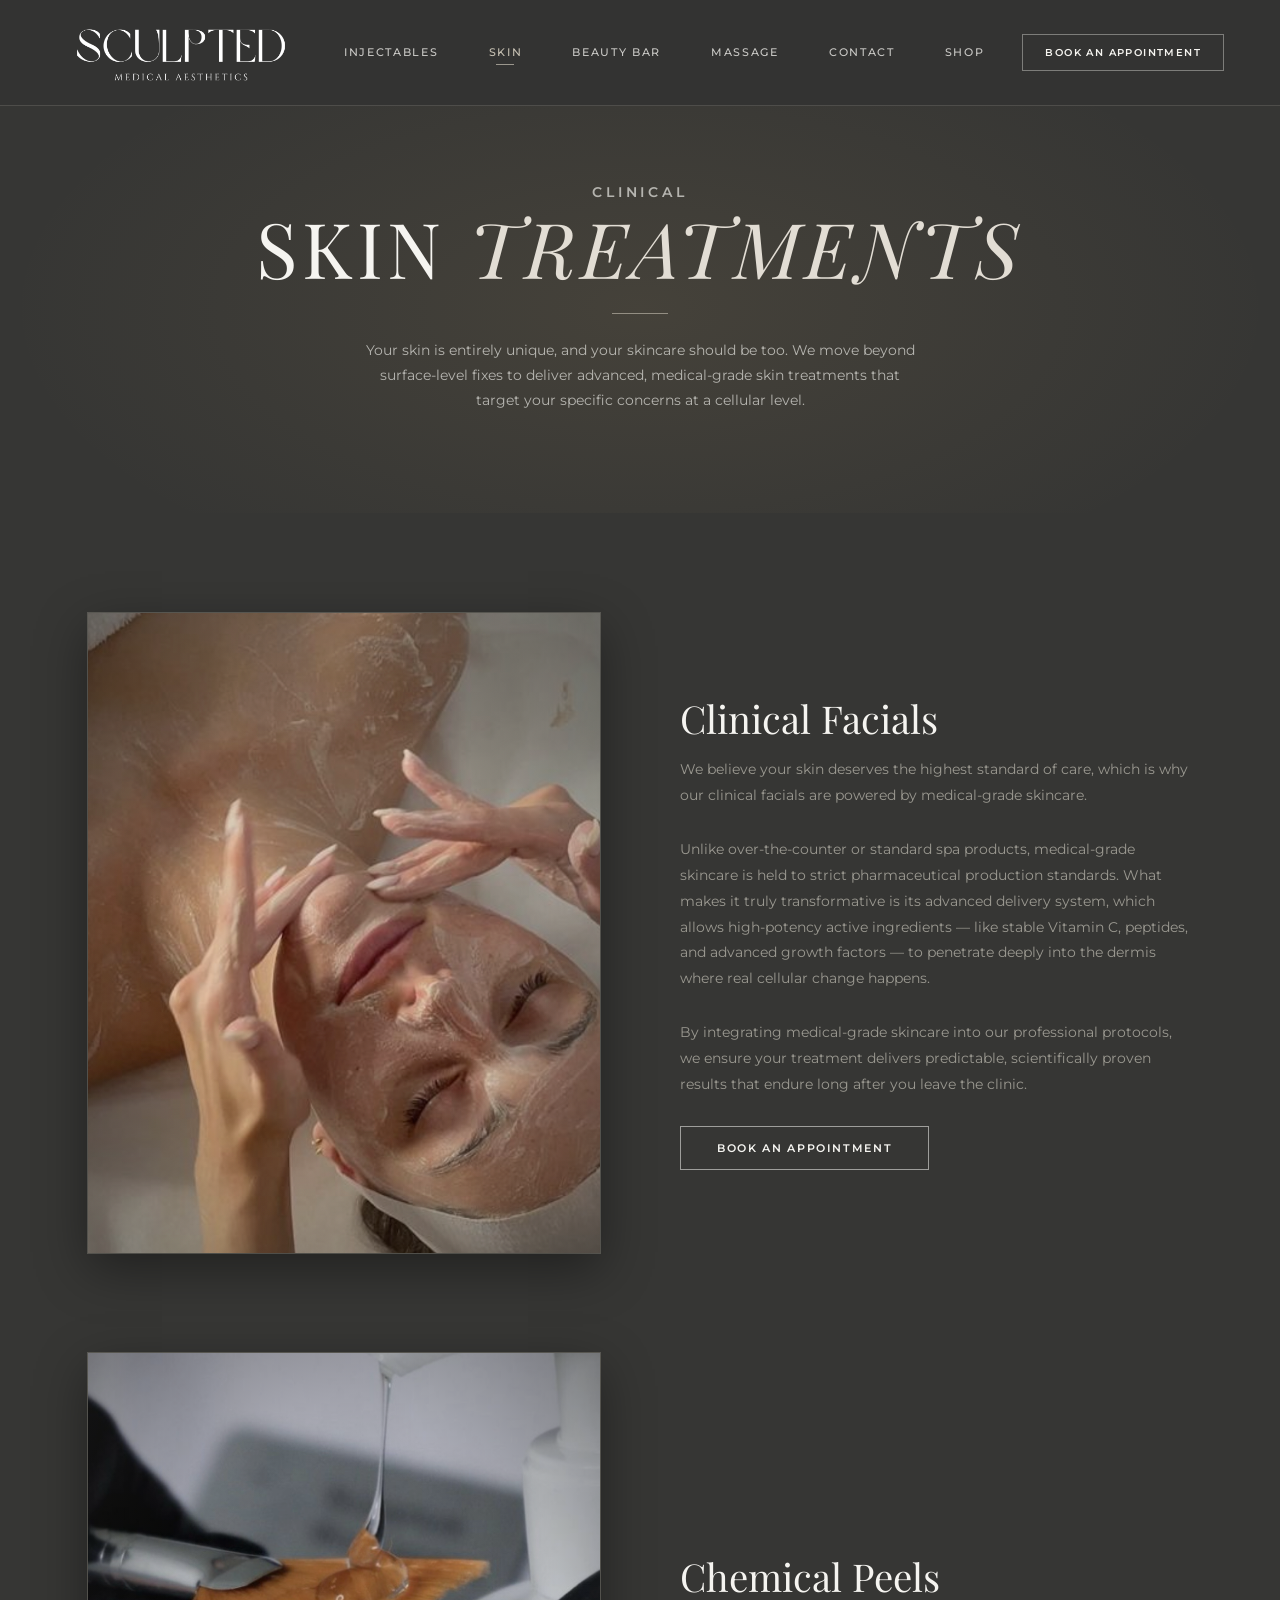
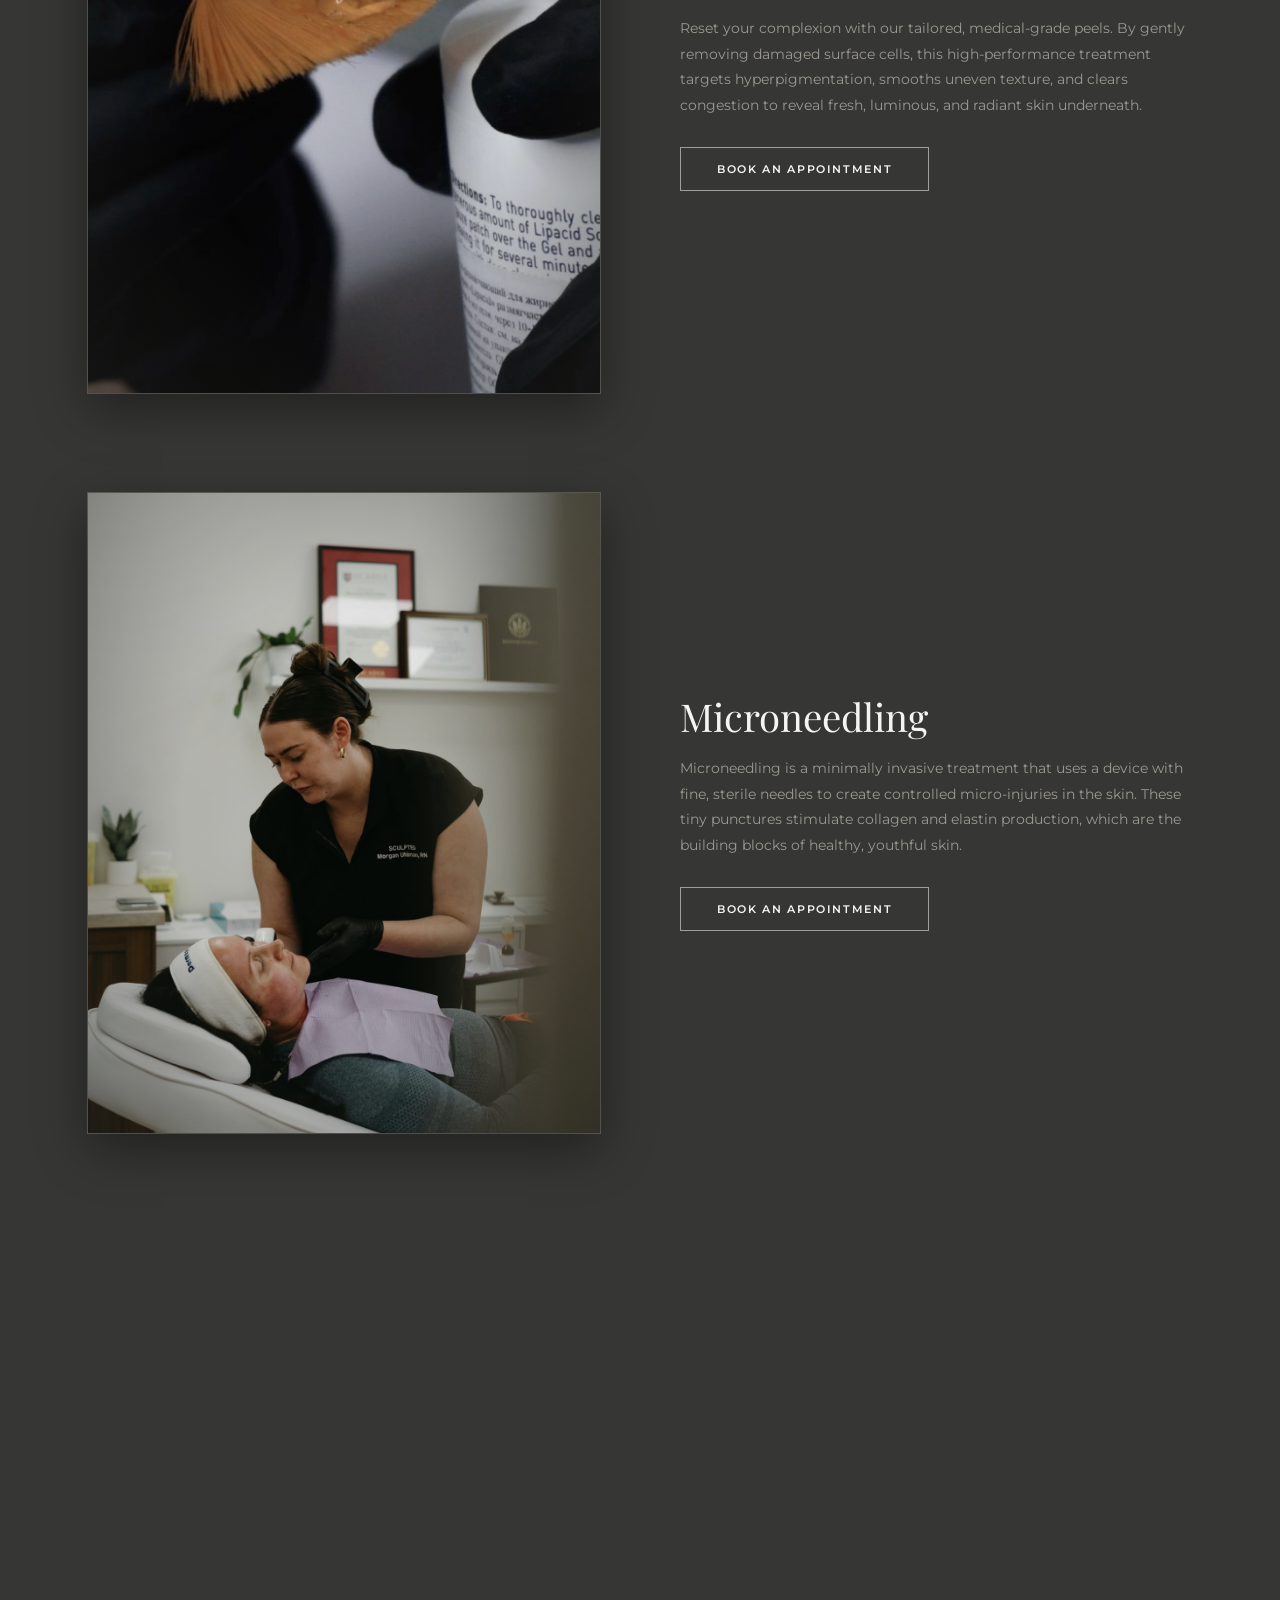
<file: pages/skin.html>
<!DOCTYPE html>
<html lang="en">
<head>
  <meta charset="UTF-8" />
  <meta name="viewport" content="width=device-width, initial-scale=1.0" />
  <title>Skin &mdash; Sculpted Medical Aesthetics</title>
  <link rel="preconnect" href="https://fonts.googleapis.com" />
  <link rel="preconnect" href="https://fonts.gstatic.com" crossorigin />
  <link href="https://fonts.googleapis.com/css2?family=Playfair+Display:ital,wght@0,400;0,600;0,700;1,400;1,600;1,700&family=Montserrat:wght@300;400;500;600;700&display=swap" rel="stylesheet" />
  <link rel="stylesheet" href="../css/styles.css" />
  <style>
    .services-list { padding: 100px 0; background: var(--bg-primary); }
    .service-block { display: grid; grid-template-columns: 1fr 1fr; gap: 80px; align-items: center; margin-bottom: 100px; }
    .service-block:nth-child(even) .service-block-img { order: -1; }
    .service-block-img { aspect-ratio: 4/5; overflow: hidden; position: relative; outline: 1px solid rgba(200,194,180,0.25); box-shadow: 0 16px 48px rgba(0,0,0,0.4); transition: box-shadow 0.4s ease, outline-color 0.4s ease; }
    .service-block:hover .service-block-img { outline-color: rgba(200,194,180,0.6); box-shadow: 0 24px 64px rgba(0,0,0,0.55); }
    .service-block-img img { width: 100%; height: 100%; object-fit: cover; display: block; transition: transform 0.7s ease; filter: brightness(0.92) saturate(0.88); }
    .service-block-img::after { content: ''; position: absolute; inset: 0; background: radial-gradient(ellipse at center, transparent 45%, rgba(36,36,34,0.45) 100%); pointer-events: none; }
    .service-block:hover .service-block-img img { transform: scale(1.04); filter: brightness(1) saturate(1); }
    .service-block-text { padding: 20px 0; }
    .service-block-text h3 { font-family: var(--font-display); font-size: 2.4rem; color: var(--cream); margin-bottom: 18px; }
    .service-block-text p { font-size: 14px; line-height: 1.85; color: var(--text-muted); margin-bottom: 28px; }
    @media (max-width: 800px) { .service-block { grid-template-columns: 1fr; } .service-block:nth-child(even) .service-block-img { order: 0; } }
  </style>
</head>
<body>

<header id="header">
  <div class="header-container">
    <a href="../index.html" class="logo">
      <img src="../assets/images/Sculpted.png" alt="Sculpted" class="logo-img">
    </a>
    <nav><ul class="nav-list">
      <li class="nav-item has-dropdown">
        <a href="injectables.html" class="nav-link">Injectables</a>
        <div class="dropdown"><div class="dropdown-inner">
          <a href="injectables.html#dermal-filler"    class="dropdown-link">Dermal Filler</a>
          <a href="injectables.html#neuromodulators"  class="dropdown-link">Neuromodulators</a>
          <a href="injectables.html#biostimulators"   class="dropdown-link">Biostimulators</a>
          <a href="injectables.html#prp"              class="dropdown-link">PRP</a>
          <a href="injectables.html#skin-boosters"    class="dropdown-link">Skin Boosters</a>
          <a href="injectables.html#deoxycholic-acid" class="dropdown-link">Deoxycholic Acid</a>
          <a href="injectables.html#sclerotherapy"    class="dropdown-link">Sclerotherapy</a>
        </div></div>
      </li>
      <li class="nav-item has-dropdown">
        <a href="skin.html" class="nav-link">Skin</a>
        <div class="dropdown"><div class="dropdown-inner">
          <a href="skin.html#clinical-facials" class="dropdown-link">Clinical Facials</a>
          <a href="skin.html#chemical-peels"   class="dropdown-link">Chemical Peels</a>
          <a href="skin.html#microneedling"    class="dropdown-link">Microneedling</a>
        </div></div>
      </li>
      <li class="nav-item has-dropdown">
        <a href="beauty-bar.html" class="nav-link">Beauty Bar</a>
        <div class="dropdown"><div class="dropdown-inner">
          <a href="beauty-bar.html#brows"  class="dropdown-link">Brows</a>
          <a href="beauty-bar.html#lashes" class="dropdown-link">Lashes</a>
          <a href="beauty-bar.html#waxing" class="dropdown-link">Body &amp; Facial Waxing</a>
        </div></div>
      </li>
      <li class="nav-item has-dropdown">
        <a href="massage.html" class="nav-link">Massage</a>
        <div class="dropdown"><div class="dropdown-inner">
          <a href="massage.html#restorative"    class="dropdown-link">Restorative</a>
          <a href="massage.html#lymphatic"      class="dropdown-link">Lymphatic Drainage</a>
          <a href="massage.html#prenatal"       class="dropdown-link">Mommy to Be</a>
          <a href="massage.html#buccal"         class="dropdown-link">Buccal Massage</a>
          <a href="massage.html#head-in-clouds" class="dropdown-link">Head in the Clouds</a>
        </div></div>
      </li>
      <li class="nav-item"><a href="contact.html" class="nav-link">Contact</a></li>
      <li class="nav-item"><a href="../index.html#shop" class="nav-link">Shop</a></li>
    </ul></nav>
    <a href="https://sculptedmedicalaesthetics.janeapp.com/" target="_blank" rel="noopener" class="btn-book">BOOK AN APPOINTMENT</a>
    <button class="hamburger" id="hamburger" aria-label="Open menu"><span></span><span></span><span></span></button>
  </div>
</header>

<section class="page-hero">
  <p class="section-label page-hero-label">Clinical</p>
  <h1>SKIN <em>TREATMENTS</em></h1>
  <div class="page-hero-divider"></div>
  <p>Your skin is entirely unique, and your skincare should be too. We move beyond surface-level fixes to deliver advanced, medical-grade skin treatments that target your specific concerns at a cellular level.</p>
</section>

<section class="services-list">
  <div class="container">

    <div class="service-block" id="clinical-facials" data-animate>
      <div class="service-block-img"><img src="../assets/images/Clinical_Facial.png" alt="Clinical Facials"></div>
      <div class="service-block-text">
        <h3>Clinical Facials</h3>
        <p>We believe your skin deserves the highest standard of care, which is why our clinical facials are powered by medical-grade skincare.</p>
        <p>Unlike over-the-counter or standard spa products, medical-grade skincare is held to strict pharmaceutical production standards. What makes it truly transformative is its advanced delivery system, which allows high-potency active ingredients &mdash; like stable Vitamin C, peptides, and advanced growth factors &mdash; to penetrate deeply into the dermis where real cellular change happens.</p>
        <p>By integrating medical-grade skincare into our professional protocols, we ensure your treatment delivers predictable, scientifically proven results that endure long after you leave the clinic.</p>
        <a href="contact.html" class="btn-outline-light">BOOK AN APPOINTMENT</a>
      </div>
    </div>

    <div class="service-block" id="chemical-peels" data-animate>
      <div class="service-block-img"><img src="../assets/images/Chemical Peel.jpg" alt="Chemical Peels"></div>
      <div class="service-block-text">
        <h3>Chemical Peels</h3>
        <p>Reset your complexion with our tailored, medical-grade peels. By gently removing damaged surface cells, this high-performance treatment targets hyperpigmentation, smooths uneven texture, and clears congestion to reveal fresh, luminous, and radiant skin underneath.</p>
        <a href="contact.html" class="btn-outline-light">BOOK AN APPOINTMENT</a>
      </div>
    </div>

    <div class="service-block" id="microneedling" data-animate>
      <div class="service-block-img"><img src="../assets/images/Microneedling.jpg" alt="Microneedling"></div>
      <div class="service-block-text">
        <h3>Microneedling</h3>
        <p>Microneedling is a minimally invasive treatment that uses a device with fine, sterile needles to create controlled micro-injuries in the skin. These tiny punctures stimulate collagen and elastin production, which are the building blocks of healthy, youthful skin.</p>
        <a href="contact.html" class="btn-outline-light">BOOK AN APPOINTMENT</a>
      </div>
    </div>

  </div>
</section>

<!-- FOOTER -->
<footer class="footer">
  <div class="footer-container">
    <div class="footer-brand">
      <a href="../index.html" class="footer-logo"><img src="../assets/images/Sculpted.png" alt="Sculpted" class="footer-logo-img"></a>
      <div class="footer-socials">
        <a href="https://www.facebook.com/profile.php?id=100095470361294" target="_blank" rel="noopener" class="social-icon" aria-label="Facebook"><svg viewBox="0 0 24 24" fill="currentColor"><path d="M18 2h-3a5 5 0 0 0-5 5v3H7v4h3v8h4v-8h3l1-4h-4V7a1 1 0 0 1 1-1h3z"/></svg></a>
        <a href="https://www.instagram.com/sculptedmedicalaesthetics/" target="_blank" rel="noopener" class="social-icon" aria-label="Instagram"><svg viewBox="0 0 24 24" fill="none" stroke="currentColor" stroke-width="2"><rect x="2" y="2" width="20" height="20" rx="5"/><path d="M16 11.37A4 4 0 1 1 12.63 8 4 4 0 0 1 16 11.37z"/><line x1="17.5" y1="6.5" x2="17.51" y2="6.5"/></svg></a>
        <a href="https://www.tiktok.com/@sculptedmedaesthetics?lang=en" target="_blank" rel="noopener" class="social-icon" aria-label="TikTok"><svg viewBox="0 0 24 24" fill="currentColor"><path d="M19.59 6.69a4.83 4.83 0 0 1-3.77-4.25V2h-3.45v13.67a2.89 2.89 0 0 1-2.88 2.5 2.89 2.89 0 0 1-2.89-2.89 2.89 2.89 0 0 1 2.89-2.89c.28 0 .54.04.79.1V9.01a6.34 6.34 0 1 0 5.54 6.29V8.69a8.19 8.19 0 0 0 4.78 1.52V6.75a4.85 4.85 0 0 1-1.01-.06z"/></svg></a>
        <a href="mailto:scupltedmedaesthetics@gmail.com" class="social-icon" aria-label="Email"><svg viewBox="0 0 24 24" fill="none" stroke="currentColor" stroke-width="1.8"><rect x="2" y="4" width="20" height="16" rx="2"/><path d="M2 7l10 7 10-7"/></svg></a>
      </div>
      <a href="https://sculptedmedicalaesthetics.janeapp.com/" target="_blank" rel="noopener" class="btn-book-footer">BOOK AN APPOINTMENT</a>
      <a href="https://www.google.com/maps?cid=10813723003576618194" target="_blank" rel="noopener" class="footer-review-link">
        <svg viewBox="0 0 24 24" fill="currentColor" width="11" height="11"><path d="M12 2l3.09 6.26L22 9.27l-5 4.87 1.18 6.88L12 17.77l-6.18 3.25L7 14.14 2 9.27l6.91-1.01L12 2z"/></svg>
        <svg viewBox="0 0 24 24" fill="currentColor" width="11" height="11"><path d="M12 2l3.09 6.26L22 9.27l-5 4.87 1.18 6.88L12 17.77l-6.18 3.25L7 14.14 2 9.27l6.91-1.01L12 2z"/></svg>
        <svg viewBox="0 0 24 24" fill="currentColor" width="11" height="11"><path d="M12 2l3.09 6.26L22 9.27l-5 4.87 1.18 6.88L12 17.77l-6.18 3.25L7 14.14 2 9.27l6.91-1.01L12 2z"/></svg>
        <svg viewBox="0 0 24 24" fill="currentColor" width="11" height="11"><path d="M12 2l3.09 6.26L22 9.27l-5 4.87 1.18 6.88L12 17.77l-6.18 3.25L7 14.14 2 9.27l6.91-1.01L12 2z"/></svg>
        <svg viewBox="0 0 24 24" fill="currentColor" width="11" height="11"><path d="M12 2l3.09 6.26L22 9.27l-5 4.87 1.18 6.88L12 17.77l-6.18 3.25L7 14.14 2 9.27l6.91-1.01L12 2z"/></svg>
        <span>5.0 on Google</span>
      </a>
    </div>
    <div class="footer-links"><h4>Quick Links</h4><ul><li><a href="../index.html">Home</a></li><li><a href="../index.html#about">About</a></li><li><a href="../index.html#shop">Shop</a></li><li><a href="https://app.squareup.com/gift/MLVSPW7R7DYFF/order" target="_blank" rel="noopener">Gift Cards</a></li><li><a href="contact.html">Contact</a></li></ul></div>
    <div class="footer-links"><h4>Services</h4><ul><li><a href="injectables.html">Injectables</a></li><li><a href="skin.html">Skin</a></li><li><a href="beauty-bar.html">Beauty Bar</a></li><li><a href="massage.html">Massage</a></li></ul></div>
    <div class="footer-contact">
      <div class="footer-contact-block"><h4>Get In Touch</h4><a href="tel:9024484399">Call or Text (902) 448-4399</a><a href="mailto:scupltedmedaesthetics@gmail.com">Email Us</a></div>
      <div class="footer-contact-block"><h4>Location</h4><p>38 Ella Lane, Bedford<br>Suite 202 (Second Floor)<br>Bedford, NS &nbsp; B4B 2M8</p></div>
    </div>
    <div class="footer-map"><iframe src="https://maps.google.com/maps?q=Sculpted+Medical+Aesthetics,38+Ella+Ln,Bedford,NS+B4B+2M8&z=16&output=embed" allowfullscreen="" loading="lazy" referrerpolicy="no-referrer-when-downgrade" title="Sculpted Medical Aesthetics location"></iframe></div>
  </div>
  <div class="footer-bottom"><p>Copyright 2025 &copy; Sculpted Medical Aesthetics. All Rights Reserved.</p></div>
</footer>

<!-- MOBILE NAV -->
<div class="mobile-nav" id="mobileNav">
  <button class="mobile-nav-close" id="mobileNavClose">&times;</button>
  <ul class="mobile-nav-list">
    <li class="mobile-nav-item">
      <a href="injectables.html" class="mobile-nav-link">Injectables</a>
      <div class="mobile-nav-sub">
        <a href="injectables.html#dermal-filler">Dermal Filler</a>
        <a href="injectables.html#neuromodulators">Neuromodulators</a>
        <a href="injectables.html#biostimulators">Biostimulators</a>
        <a href="injectables.html#prp">PRP</a>
        <a href="injectables.html#skin-boosters">Skin Boosters</a>
        <a href="injectables.html#deoxycholic-acid">Deoxycholic Acid</a>
      </div>
    </li>
    <li class="mobile-nav-item">
      <a href="skin.html" class="mobile-nav-link">Skin</a>
      <div class="mobile-nav-sub">
        <a href="skin.html#clinical-facials">Clinical Facials</a>
        <a href="skin.html#chemical-peels">Chemical Peels</a>
        <a href="skin.html#microneedling">Microneedling</a>
      </div>
    </li>
    <li class="mobile-nav-item">
      <a href="beauty-bar.html" class="mobile-nav-link">Beauty Bar</a>
      <div class="mobile-nav-sub">
        <a href="beauty-bar.html#brows">Brows</a>
        <a href="beauty-bar.html#lashes">Lashes</a>
        <a href="beauty-bar.html#waxing">Body &amp; Facial Waxing</a>
      </div>
    </li>
    <li class="mobile-nav-item">
      <a href="massage.html" class="mobile-nav-link">Massage</a>
      <div class="mobile-nav-sub">
        <a href="massage.html#restorative">Restorative</a>
        <a href="massage.html#lymphatic">Lymphatic Drainage</a>
        <a href="massage.html#prenatal">Mommy to Be</a>
        <a href="massage.html#buccal">Buccal Massage</a>
        <a href="massage.html#head-in-clouds">Head in the Clouds</a>
      </div>
    </li>
    <li class="mobile-nav-item"><a href="contact.html" class="mobile-nav-link">Contact</a></li>
    <li class="mobile-nav-item"><a href="../index.html#shop" class="mobile-nav-link">Shop</a></li>
  </ul>
  <div class="mobile-nav-divider"></div>
  <div class="mobile-nav-bottom">
    <a href="https://sculptedmedicalaesthetics.janeapp.com/" target="_blank" rel="noopener">BOOK AN APPOINTMENT</a>
  </div>
</div>
<button id="back-to-top" aria-label="Back to top"><svg viewBox="0 0 24 24" fill="none" stroke="currentColor" stroke-width="1.8"><path d="M18 15l-6-6-6 6"/></svg></button>
<a id="float-book" href="https://sculptedmedicalaesthetics.janeapp.com/" target="_blank" rel="noopener">BOOK NOW</a>
<script src="../js/main.js"></script>
</body>
</html>
</file>
<file: css/styles.css>
/* ============================================================
   SCULPTED MEDICAL AESTHETICS — styles.css
   ============================================================ */

/* ===== VARIABLES ===== */
:root {
  --bg-primary:    #363634;
  --bg-secondary:  #2F2F2D;
  --bg-card:       #3E3E3C;
  --bg-light:      #F2F1EE;
  --gold:          #C8C2B4;
  --gold-light:    #E2DDD4;
  --cream:         #F5F4F0;
  --text-muted:    #9A9890;
  --text-dark:     #2A2920;
  --border-gold:   rgba(200,194,180,0.22);
  --font-display:  'Playfair Display', serif;
  --font-body:     'Montserrat', sans-serif;
  --ease:          cubic-bezier(0.4, 0, 0.2, 1);
  --transition:    all 0.35s cubic-bezier(0.4, 0, 0.2, 1);
}

/* ===== RESET ===== */
*, *::before, *::after { box-sizing: border-box; margin: 0; padding: 0; }
html { scroll-behavior: smooth; }
body {
  font-family: var(--font-body);
  background: var(--bg-primary);
  color: var(--cream);
  overflow-x: hidden;
  -webkit-font-smoothing: antialiased;
}
a { text-decoration: none; color: inherit; }
ul { list-style: none; }
img { display: block; width: 100%; }

/* ===== PLACEHOLDER IMAGE STYLES ===== */
.grad-warm, .grad-gold, .grad-rose, .grad-moody, .grad-taupe {
  background: transparent;
  border: 1px solid rgba(200,194,180,0.20);
  display: flex; align-items: center; justify-content: center;
  position: relative;
}
.grad-warm::after, .grad-gold::after, .grad-rose::after,
.grad-moody::after, .grad-taupe::after {
  content: 'PLACEHOLDER';
  font-family: var(--font-body);
  font-size: 8px; font-weight: 500;
  letter-spacing: 0.32em; text-transform: uppercase;
  color: rgba(200,194,180,0.22);
}
/* shop banner background — Coming Soon treatment */
.shop-banner-bg {
  background:
    radial-gradient(ellipse 70% 90% at 50% 50%, rgba(201, 169, 110, 0.18) 0%, transparent 60%),
    radial-gradient(circle at 12% 18%, rgba(200, 194, 180, 0.10) 0%, transparent 40%),
    radial-gradient(circle at 88% 82%, rgba(201, 169, 110, 0.10) 0%, transparent 38%),
    linear-gradient(135deg, #1F1D1A 0%, #2A2823 45%, #1B1916 100%);
}
.shop-banner-bg::after {
  content: '';
  position: absolute;
  top: 28px; left: 28px; right: 28px; bottom: 28px;
  border: 1px solid rgba(200, 194, 180, 0.14);
  pointer-events: none;
}

/* ===== TYPOGRAPHY ===== */
h1,h2,h3,h4 { font-family: var(--font-display); font-weight: 400; line-height: 1.1; }
em { font-style: italic; color: var(--gold-light); }

/* ===== LAYOUT ===== */
.container { max-width: 1200px; margin: 0 auto; padding: 0 48px; }

/* ===== SHARED SECTION STYLES ===== */
.section-label {
  font-family: var(--font-body);
  font-size: 10px; font-weight: 600;
  letter-spacing: 0.28em; text-transform: uppercase;
  color: var(--gold); margin-bottom: 14px;
}
.section-label.light { color: var(--gold-light); }
.section-title {
  font-size: clamp(2rem, 3.5vw, 3rem);
  color: var(--text-dark); margin-bottom: 20px; line-height: 1.15;
}
.section-title.light { color: var(--cream); }
.section-body { font-size: 14px; line-height: 1.85; color: #666666; margin-bottom: 16px; }
.section-header { text-align: center; margin-bottom: 64px; }

/* ===== BUTTONS ===== */
.btn-gold {
  display: inline-block; padding: 14px 36px;
  background: var(--gold); color: var(--bg-primary);
  font-family: var(--font-body); font-size: 11px; font-weight: 600;
  letter-spacing: 0.15em; border: 1px solid var(--gold);
  transition: var(--transition);
}
.btn-gold:hover { background: transparent; color: var(--gold); }

.btn-outline-light {
  display: inline-block; padding: 14px 36px;
  border: 1px solid rgba(245,244,240,0.55); color: var(--cream);
  font-family: var(--font-body); font-size: 11px; font-weight: 600;
  letter-spacing: 0.15em; transition: var(--transition);
}
.btn-outline-light:hover { background: rgba(245,244,240,0.08); border-color: var(--cream); }

.btn-service {
  display: inline-block; padding: 10px 24px;
  border: 1px solid rgba(245,244,240,0.35); color: var(--cream);
  font-family: var(--font-body); font-size: 10px; font-weight: 600;
  letter-spacing: 0.12em; transition: var(--transition);
}
.btn-service:hover { border-color: var(--gold); color: var(--gold); }

/* ===== SCROLL ANIMATIONS ===== */
[data-animate] {
  opacity: 0; transform: translateY(32px);
  transition: opacity 0.75s var(--ease), transform 0.75s var(--ease);
}
[data-animate].in-view { opacity: 1; transform: translateY(0); }
[data-animate]:nth-child(2) { transition-delay: 0.12s; }
[data-animate]:nth-child(3) { transition-delay: 0.24s; }

/* ================================================================
   HEADER
   ================================================================ */
#header {
  position: fixed; top: 0; left: 0; right: 0; z-index: 1000;
  height: 106px; display: flex; align-items: center;
  padding: 0 56px;
  background: #333332;
  border-bottom: 1px solid rgba(200,194,180,0.18);
  transition: transform 0.5s var(--ease), opacity 0.5s ease;
}
#header.scrolled { background: #2A2A29; }
#header.hidden   { transform: translateY(-100%); opacity: 0; }

.header-container {
  width: 100%; max-width: 1400px; margin: 0 auto;
  display: flex; align-items: center; justify-content: space-between;
}

/* LOGO */
.logo { display: flex; align-items: center; }
.logo-placeholder { display: flex; flex-direction: column; line-height: 1; }
.logo-img { height: 250px; width: auto; margin-top: 20px; }
.logo-main {
  font-family: var(--font-display); font-size: 30px; font-weight: 600;
  letter-spacing: 0.20em; color: var(--cream);
}
.logo-sub {
  font-family: var(--font-body); font-size: 9px; font-weight: 400;
  letter-spacing: 0.40em; color: var(--gold); margin-top: 5px;
}

/* NAV */
.nav-list { display: flex; gap: 18px; align-items: center; }
.nav-item  { position: relative; }
.nav-link  {
  font-family: var(--font-body); font-size: 10.5px; font-weight: 500;
  letter-spacing: 0.16em; text-transform: uppercase;
  color: rgba(245,244,240,0.78); padding: 10px 16px;
  display: block; transition: color 0.25s ease; cursor: pointer;
}
.nav-link:hover { color: var(--gold); }
.nav-link.active {
  color: var(--gold);
  position: relative;
}
.nav-link.active::after {
  content: '';
  position: absolute;
  bottom: 4px; left: 50%;
  transform: translateX(-50%);
  width: 18px; height: 1px;
  background: var(--gold);
  opacity: 0.7;
}

/* DROPDOWN */
.dropdown {
  position: absolute; top: 100%; left: 50%;
  transform: translateX(-50%) translateY(-6px);
  opacity: 0; visibility: hidden; pointer-events: none;
  transition: all 0.3s var(--ease); padding-top: 10px; min-width: 210px;
}
.nav-item:hover .dropdown {
  opacity: 1; visibility: visible; pointer-events: auto;
  transform: translateX(-50%) translateY(0);
}
.dropdown-inner {
  background: rgba(34,34,33,0.98); backdrop-filter: blur(18px);
  border: 1px solid var(--border-gold); border-top: 2px solid var(--gold);
  padding: 14px 0;
}
.dropdown-link {
  display: block; padding: 9px 24px;
  font-family: var(--font-body); font-size: 10px; font-weight: 400;
  letter-spacing: 0.1em; text-transform: uppercase;
  color: var(--text-muted); transition: all 0.2s ease;
}
.dropdown-link:hover {
  color: var(--gold); padding-left: 32px;
  background: rgba(200,194,180,0.07);
}

/* BOOK BTN */
.btn-book {
  font-family: var(--font-body); font-size: 10px; font-weight: 600;
  letter-spacing: 0.14em; text-transform: uppercase;
  color: var(--cream); border: 1px solid rgba(245,244,240,0.38);
  padding: 11px 22px; transition: var(--transition); white-space: nowrap;
}
.btn-book:hover { border-color: var(--gold); color: var(--gold); background: rgba(200,194,180,0.06); }

/* ================================================================
   HERO
   ================================================================ */
.hero {
  position: relative; height: 100vh; min-height: 720px;
  display: flex; align-items: flex-end; padding-bottom: 110px;
  overflow: hidden;
}
.hero-bg {
  position: absolute; inset: 0; z-index: 0;
  background-image: url('../assets/images/Front_Background.png');
  background-size: cover;
  background-position: center;
}
.hero-scroll-fade {
  position: absolute; inset: 0; z-index: 1;
  background: #363634;
  opacity: 0;
  pointer-events: none;
}
.hero-overlay {
  position: absolute; inset: 0; z-index: 2;
  /* fully opaque at top so header merges seamlessly, opens up in the middle */
  background: linear-gradient(to bottom,
    rgba(36,36,34,1.00) 0%,
    rgba(36,36,34,1.00) 12%,
    rgba(36,36,34,0.45) 38%,
    rgba(36,36,34,0.15) 55%,
    rgba(36,36,34,0.55) 75%,
    rgba(36,36,34,0.88) 100%);
}
.hero-content {
  position: relative; z-index: 3;
  text-align: center; width: 100%; padding: 0 48px;
}
.hero-eyebrow {
  font-family: var(--font-body); font-size: 9.5px; font-weight: 500;
  letter-spacing: 0.42em; text-transform: uppercase;
  color: var(--gold); margin-bottom: 22px;
}
.hero-title {
  font-family: var(--font-display); font-size: clamp(3.2rem, 8vw, 7.5rem);
  font-weight: 300; letter-spacing: 0.04em;
  color: var(--cream); line-height: 1.0; margin-bottom: 24px;
}
.hero-title em { font-style: italic; color: var(--gold-light); font-weight: 300; }
.hero-divider {
  width: 56px; height: 1px; background: var(--gold);
  margin: 22px auto; opacity: 0.65;
}
.hero-text {
  font-size: 13.5px; line-height: 1.9;
  color: rgba(245,244,240,0.72); letter-spacing: 0.02em;
  max-width: 620px; margin: 0 auto 38px;
}
.scroll-hint {
  position: absolute; bottom: 44px; left: 50%;
  transform: translateX(-50%); z-index: 3;
  display: flex; flex-direction: column; align-items: center; gap: 10px;
}
.scroll-hint span { font-size: 8.5px; letter-spacing: 0.32em; color: rgba(245,244,240,0.45); }
.scroll-line {
  width: 1px; height: 42px;
  background: linear-gradient(to bottom, transparent, var(--gold));
  animation: scrollPulse 2.2s ease-in-out infinite;
}
@keyframes scrollPulse {
  0%,100% { opacity: 0.3; transform: scaleY(0.8); }
  50%      { opacity: 1;   transform: scaleY(1.1); }
}

/* ================================================================
   MARQUEE STRIP
   ================================================================ */
.marquee-strip {
  background: var(--bg-secondary);
  border-top: 1px solid var(--border-gold);
  border-bottom: 1px solid var(--border-gold);
  padding: 15px 0; overflow: hidden;
}
.marquee-track {
  display: flex; align-items: center; gap: 44px;
  white-space: nowrap;
  animation: marquee 36s linear infinite;
  width: max-content;
}
.marquee-track span {
  font-family: var(--font-body); font-size: 9.5px; font-weight: 500;
  letter-spacing: 0.26em; text-transform: uppercase; color: var(--text-muted);
}
.marquee-dot { color: var(--gold) !important; font-size: 7px !important; }
@keyframes marquee { from { transform: translateX(0); } to { transform: translateX(-50%); } }

/* ================================================================
   EXPERT SOLUTIONS
   ================================================================ */
.expert-solutions { padding: 130px 0; background: var(--bg-light); }
.expert-grid {
  display: grid; grid-template-columns: 1fr 1fr;
  gap: 90px; align-items: center;
}
.expert-text .section-title { color: var(--text-dark); }
.expert-text .section-label { color: #6B6860; }
.expert-text .section-title em { color: #6B6860; }
.expert-stats {
  display: flex; gap: 40px; margin: 40px 0;
  padding: 30px 0;
  border-top: 1px solid rgba(36,36,34,0.10);
  border-bottom: 1px solid rgba(36,36,34,0.10);
}
.stat { text-align: center; }
.stat-number {
  display: block; font-family: var(--font-display); font-size: 2.6rem;
  color: var(--text-dark); line-height: 1; margin-bottom: 6px;
}
.stat-label {
  display: block; font-size: 8.5px; letter-spacing: 0.22em;
  text-transform: uppercase; color: #6B6860; font-weight: 600;
}
.expert-image { position: relative; }
.img-frame {
  position: relative; aspect-ratio: 3/4; overflow: hidden;
  box-shadow: 0 20px 60px rgba(0, 0, 0, 0.12);
}
.img-frame::after {
  content: '';
  position: absolute; inset: 0;
  background: radial-gradient(ellipse at center, transparent 40%, rgba(36, 36, 34, 0.55) 100%);
  pointer-events: none; z-index: 1;
}
.expert-main-photo { width: 100%; height: 100%; object-fit: cover; object-position: center; display: block; }

/* ================================================================
   SERVICE MENU
   ================================================================ */
.services-section { padding: 130px 0; background: var(--bg-primary); }
.services-carousel-wrapper {
  position: relative; display: flex; align-items: center; gap: 18px;
  padding: 0 48px; margin-top: 10px;
}
.services-carousel { flex: 1; overflow: hidden; }
.services-track {
  display: flex; gap: 24px;
  transition: transform 0.55s var(--ease);
  will-change: transform;
}
.service-card { flex: 0 0 calc((100% - 48px) / 3); cursor: pointer; }
.service-label {
  font-family: var(--font-body); font-size: 8.5px; font-weight: 600;
  letter-spacing: 0.28em; text-transform: uppercase;
  color: var(--gold); margin-bottom: 12px;
}
.service-img {
  aspect-ratio: 3/4; width: 100%; overflow: hidden;
  transition: transform 0.55s ease;
}
.service-card:hover .service-img { transform: scale(1.04); }
.service-info { padding-top: 18px; }
.service-info h3 {
  font-family: var(--font-display); font-size: 1.55rem;
  color: var(--cream); margin-bottom: 16px; font-weight: 400; letter-spacing: 0.04em;
}

/* CAROUSEL CONTROLS */
.carousel-btn {
  width: 48px; height: 48px; flex-shrink: 0;
  border: 1px solid var(--border-gold); background: transparent;
  color: var(--cream); font-size: 15px; cursor: pointer;
  display: flex; align-items: center; justify-content: center;
  transition: var(--transition);
}
.carousel-btn:hover { border-color: var(--gold); color: var(--gold); background: rgba(200,194,180,0.07); }
.carousel-dots { display: flex; justify-content: center; gap: 8px; margin-top: 44px; }
.dot {
  width: 6px; height: 6px; border-radius: 50%;
  background: rgba(200,194,180,0.22); cursor: pointer; transition: all 0.3s ease;
}
.dot.active { background: var(--gold); width: 24px; border-radius: 3px; }

/* ================================================================
   SERVICE CATEGORY GRID
   ================================================================ */
.services-grid {
  display: grid; grid-template-columns: repeat(4, 1fr); gap: 28px;
}
.service-category-card { cursor: pointer; transition: var(--transition); }
.service-category-card:hover { transform: translateY(-5px); }
.service-category-img {
  aspect-ratio: 2/3; width: 100%; overflow: hidden; position: relative;
  transition: transform 0.6s ease;
}
.service-category-card:hover .service-category-img { transform: scale(1.04); }
.service-category-img img { width: 100%; height: 100%; object-fit: cover; display: block; position: absolute; inset: 0; }
.service-category-info { padding-top: 18px; }
.service-category-info h3 {
  font-family: var(--font-display); font-size: 1.75rem;
  color: var(--cream); margin-bottom: 16px;
  font-weight: 400; letter-spacing: 0.04em;
}
@media (max-width: 900px) { .services-grid { grid-template-columns: 1fr 1fr; } }
@media (max-width: 600px) { .services-grid { grid-template-columns: 1fr; } }

/* ================================================================
   MEET THE TEAM
   ================================================================ */
.team-section { padding: 130px 0 0; background: var(--bg-secondary); }
.team-strip {
  display: grid; grid-template-columns: repeat(4, 1fr);
  height: 700px; margin-top: 64px;
}
.team-strip-card { position: relative; overflow: hidden; cursor: pointer; }
.team-strip-photo { width: 100%; height: 100%; object-fit: cover; display: block; transition: transform 0.7s ease; }
.team-strip-card:hover .team-strip-photo { transform: scale(1.06); }
.team-strip-overlay {
  position: absolute; bottom: 0; left: 0; right: 0;
  padding: 60px 28px 36px;
  background: linear-gradient(to top, rgba(36,36,34,0.95) 0%, rgba(36,36,34,0.5) 55%, transparent 100%);
  transition: padding 0.4s ease;
}
.team-strip-card:hover .team-strip-overlay { padding-bottom: 44px; }
.team-strip-name { font-family: var(--font-display); font-size: 2rem; color: var(--cream); font-weight: 400; margin-bottom: 8px; letter-spacing: 0.04em; }
.team-strip-role { font-size: 9px; font-weight: 600; letter-spacing: 0.24em; text-transform: uppercase; color: var(--gold); }
.team-strip-divider {
  width: 0; height: 1px; background: var(--gold); opacity: 0.6;
  margin: 16px 0 14px;
  transition: width 0.45s ease 0.05s, opacity 0.45s ease 0.05s;
}
.team-strip-bio {
  font-size: 12.5px; line-height: 1.75; color: rgba(245,240,230,0.82);
  font-family: var(--font-body); letter-spacing: 0.02em;
  opacity: 0; transform: translateY(10px);
  transition: opacity 0.4s ease 0.18s, transform 0.4s ease 0.18s;
  max-width: 88%;
}
.team-strip-card:hover .team-strip-divider { width: 36px; opacity: 0.6; }
.team-strip-card:hover .team-strip-bio { opacity: 1; transform: translateY(0); }

/* ================================================================
   CLIENT RESULTS
   ================================================================ */
.results-section { padding: 130px 0; background: var(--bg-secondary); }
.testimonials-wrapper {
  display: flex; align-items: center; gap: 20px;
  padding: 0 48px; margin-top: 10px;
}
.testimonials-track-container { flex: 1; overflow: hidden; }
.testimonials-track { display: flex; transition: transform 0.55s var(--ease); }
.testimonial-card {
  flex: 0 0 100%; padding: 0 48px; text-align: center;
  display: flex; flex-direction: column; align-items: center;
}
.review-stars {
  font-size: 1.5rem; color: var(--gold);
  letter-spacing: 0.1em; margin-bottom: 28px;
}
.testimonial-quote {
  font-family: var(--font-display); font-size: 1.45rem; font-style: italic;
  color: var(--cream); line-height: 1.75; max-width: 720px; margin: 0 auto 28px;
}
.testimonial-author {
  font-size: 10px; letter-spacing: 0.2em; text-transform: uppercase;
  color: var(--gold); font-weight: 600;
}

/* ================================================================
   SHOP BANNER
   ================================================================ */
.shop-banner { position: relative; padding: 170px 60px; overflow: hidden; text-align: center; }
.shop-banner-bg { position: absolute; inset: 0; }
.shop-banner-overlay { display: none; }
.shop-banner-content { position: relative; z-index: 2; max-width: 720px; margin: 0 auto; }
.shop-eyebrow {
  font-family: var(--font-body); font-size: 11px; font-weight: 600;
  letter-spacing: 0.48em; text-transform: uppercase;
  color: var(--gold-light); margin-bottom: 32px;
  display: inline-flex; align-items: center; gap: 16px;
}
.shop-eyebrow::before, .shop-eyebrow::after {
  content: ''; width: 36px; height: 1px;
  background: linear-gradient(to right, transparent, var(--gold), transparent);
  opacity: 0.8;
}
.shop-title {
  font-family: var(--font-display); font-size: clamp(2.8rem, 6vw, 5rem);
  color: var(--cream); font-weight: 300; line-height: 1.05; margin-bottom: 28px;
  letter-spacing: 0.04em;
}
.shop-title em {
  font-style: italic; font-weight: 400;
  background: linear-gradient(135deg, #E8D9B0 0%, #C9A96E 50%, #E8D9B0 100%);
  -webkit-background-clip: text;
  background-clip: text;
  -webkit-text-fill-color: transparent;
}
.shop-divider {
  width: 60px; height: 1px; background: var(--gold);
  margin: 28px auto; opacity: 0.6;
}
.shop-subtitle {
  font-size: 14px; line-height: 1.9; color: rgba(245,244,240,0.75);
  max-width: 540px; margin: 0 auto 40px;
}
.shop-coming-pulse {
  display: inline-block; width: 8px; height: 8px; border-radius: 50%;
  background: var(--gold); vertical-align: middle;
  box-shadow: 0 0 0 0 rgba(201,169,110,0.7);
  animation: shopPulse 2.2s ease-out infinite;
}
.shop-eyebrow .shop-coming-pulse { margin-right: 0; }
@keyframes shopPulse {
  0%   { box-shadow: 0 0 0 0 rgba(201,169,110,0.55); }
  70%  { box-shadow: 0 0 0 14px rgba(201,169,110,0); }
  100% { box-shadow: 0 0 0 0 rgba(201,169,110,0); }
}

/* ================================================================
   FOOTER
   ================================================================ */
.footer {
  background: var(--bg-secondary);
  border-top: 1px solid var(--border-gold);
  opacity: 0;
  transform: translateY(72px);
  transition: opacity 0.75s ease, transform 0.75s cubic-bezier(0.22, 1, 0.36, 1);
}
.footer.footer-visible {
  opacity: 1;
  transform: translateY(0);
}
.footer:not(.footer-visible) {
  transform: translateY(72px);
  opacity: 0;
}
.footer-container {
  max-width: 1200px; margin: 0 auto; padding: 22px 48px 28px;
  display: grid; grid-template-columns: 1.2fr 0.8fr 0.8fr 1.1fr 2.05fr;
  gap: 28px; align-items: stretch;
}
.footer-logo { display: flex; flex-direction: column; margin-bottom: 0; }
.footer-logo .logo-main { font-size: 32px; }
.footer-logo-img { height: 130px; width: auto; max-width: 240px; object-fit: contain; margin-bottom: 0; }
.footer-socials { display: flex; gap: 12px; margin-bottom: 4px; }
.social-icon {
  width: 40px; height: 40px; border: 1px solid var(--border-gold);
  display: flex; align-items: center; justify-content: center;
  color: var(--text-muted); transition: var(--transition);
}
.social-icon svg { width: 16px; height: 16px; }
.social-icon:hover { border-color: var(--gold); color: var(--gold); }
.btn-book-footer {
  display: inline-block; padding: 12px 24px;
  border: 1px solid rgba(245,244,240,0.22); color: var(--cream);
  font-family: var(--font-body); font-size: 9.5px; font-weight: 600;
  letter-spacing: 0.14em; transition: var(--transition);
}
.btn-book-footer:hover { border-color: var(--gold); color: var(--gold); }
.footer-links, .footer-contact { padding-top: 34px; }
.footer-links h4, .footer-contact h4 {
  font-family: var(--font-body); font-size: 9.5px; font-weight: 600;
  letter-spacing: 0.26em; color: var(--gold); margin-bottom: 10px; text-transform: uppercase;
}
.footer-links ul { display: flex; flex-direction: column; gap: 13px; }
.footer-links a { font-size: 12px; color: var(--text-muted); letter-spacing: 0.04em; transition: color 0.2s; }
.footer-links a:hover { color: var(--cream); }
.footer-contact-block { margin-bottom: 16px; }
.footer-contact p { font-size: 12px; color: var(--text-muted); line-height: 1.8; }
.footer-contact a { font-size: 12px; color: var(--text-muted); transition: color 0.2s; display: block; margin-bottom: 8px; }
.footer-contact a:hover { color: var(--cream); }
.footer-map {
  position: relative;
  align-self: stretch;
  overflow: hidden;
  border: 1px solid rgba(196,163,90,0.35);
  border-radius: 14px;
  min-height: 140px;
  box-shadow: 0 8px 32px rgba(0,0,0,0.35), 0 0 0 1px rgba(200,194,180,0.14), inset 0 0 0 1px rgba(255,255,255,0.03);
}
.footer-map iframe {
  width: 100%; height: 100%; display: block; min-height: 140px;
  filter: grayscale(0.25) brightness(1.02);
  transition: filter 0.5s ease;
}
.footer-map:hover iframe { filter: grayscale(0) brightness(1); }

/* Review nudge under testimonials */
.review-nudge {
  text-align: center; margin-top: 44px;
}
.review-nudge-link {
  display: inline-flex; align-items: center; gap: 8px;
  font-family: var(--font-body); font-size: 10px; font-weight: 500;
  letter-spacing: 0.16em; text-transform: uppercase;
  color: var(--text-muted);
  border-bottom: 1px solid transparent;
  padding-bottom: 2px;
  transition: color 0.25s ease, border-color 0.25s ease;
}
.review-nudge-link svg { color: var(--gold); flex-shrink: 0; }
.review-nudge-link:hover { color: var(--gold); border-color: var(--gold); }

/* Footer review link */
.footer-review-link {
  display: inline-flex; align-items: center; gap: 5px;
  margin-top: 4px;
  font-family: var(--font-body); font-size: 10px;
  letter-spacing: 0.1em; color: var(--text-muted);
  transition: color 0.25s ease;
}
.footer-review-link svg { color: var(--gold); }
.footer-review-link span { border-bottom: 1px solid rgba(196,163,90,0.3); padding-bottom: 1px; }
.footer-review-link:hover { color: var(--gold); }

.footer-bottom {
  border-top: 1px solid var(--border-gold); padding: 14px 48px; text-align: center;
}
.footer-bottom p { font-size: 10.5px; color: var(--text-muted); letter-spacing: 0.05em; }

/* ================================================================
   INNER PAGE HERO (shared by service pages)
   ================================================================ */
.page-hero {
  position: relative; padding: 180px 48px 100px;
  text-align: center; overflow: hidden;
  background: var(--bg-primary);
}
.page-hero::before {
  content: ''; position: absolute; inset: 0;
  background: radial-gradient(ellipse at 50% 60%, rgba(201,169,110,0.1) 0%, transparent 70%);
}
.page-hero-label { position: relative; z-index: 1; }
.page-hero h1 {
  position: relative; z-index: 1;
  font-size: clamp(2.8rem,6vw,5.5rem); font-weight: 300; color: var(--cream);
  letter-spacing: 0.06em;
}
.page-hero-divider {
  width: 56px; height: 1px; background: var(--gold);
  margin: 24px auto; opacity: 0.6;
}
.page-hero p {
  position: relative; z-index: 1;
  font-size: 13.5px; line-height: 1.85; color: rgba(245,244,240,0.65);
  max-width: 560px; margin: 0 auto;
}

/* ================================================================
   CONTACT PAGE
   ================================================================ */
.contact-section { padding: 100px 0; background: var(--bg-light); }
.contact-grid { display: grid; grid-template-columns: 1fr 1fr; gap: 80px; align-items: start; }
.contact-info h2 { font-size: 2.4rem; color: var(--text-dark); margin-bottom: 24px; }
.contact-info p { font-size: 14px; line-height: 1.8; color: #666666; margin-bottom: 36px; }
.contact-detail { display: flex; flex-direction: column; gap: 18px; margin-bottom: 40px; }
.contact-detail-item { display: flex; gap: 16px; align-items: flex-start; }
.contact-detail-icon { color: var(--gold); font-size: 16px; margin-top: 2px; flex-shrink: 0; }
.contact-detail-item strong { display: block; font-size: 10px; letter-spacing: 0.18em; text-transform: uppercase; color: var(--gold); margin-bottom: 4px; }
.contact-detail-item span { font-size: 13px; color: #666666; line-height: 1.6; }
.contact-form { background: #FFFFFF; padding: 48px; border: 1px solid rgba(36,36,34,0.10); }
.form-group { margin-bottom: 24px; }
.form-group label { display: block; font-size: 9.5px; font-weight: 600; letter-spacing: 0.2em; text-transform: uppercase; color: var(--gold); margin-bottom: 8px; }
.form-group input, .form-group select, .form-group textarea {
  width: 100%; padding: 14px 16px; background: #F2F1EE;
  border: 1px solid rgba(36,36,34,0.12); color: var(--text-dark);
  font-family: var(--font-body); font-size: 13px; outline: none;
  transition: border-color 0.25s ease;
}
.form-group input:focus, .form-group select:focus, .form-group textarea:focus { border-color: var(--gold); }
.form-group textarea { resize: vertical; min-height: 120px; }
.form-row { display: grid; grid-template-columns: 1fr 1fr; gap: 20px; }

/* ================================================================
   LOADING SCREEN
   ================================================================ */
#loading-screen {
  position: fixed; inset: 0; z-index: 99999;
  background: var(--bg-primary);
  display: flex; align-items: center; justify-content: center;
  transition: opacity 0.9s ease;
}
#loading-screen.fade-out { opacity: 0; pointer-events: none; }

.loader-content {
  display: flex; flex-direction: column; align-items: center; gap: 18px;
}

@keyframes loaderRise {
  from { opacity: 0; transform: translateY(24px); }
  to   { opacity: 1; transform: translateY(0); }
}
@keyframes loaderSloganIn {
  from { opacity: 0; transform: translateY(10px); }
  to   { opacity: 1; transform: translateY(0); }
}

.loader-logo {
  height: clamp(240px, 45vw, 480px);
  width: auto;
  opacity: 0;
  user-select: none;
  animation: loaderRise 0.65s cubic-bezier(0.22, 1, 0.36, 1) 0.05s forwards;
}
.loader-slogan {
  font-family: var(--font-display);
  font-size: clamp(0.85rem, 2vw, 1.1rem);
  font-weight: 300;
  font-style: italic;
  letter-spacing: 0.22em;
  color: var(--gold-light);
  opacity: 0;
  animation: loaderSloganIn 0.6s cubic-bezier(0.22, 1, 0.36, 1) 0.5s forwards;
  user-select: none;
}

/* ================================================================
   BACK TO TOP
   ================================================================ */
#back-to-top {
  position: fixed; bottom: 36px; right: 36px; z-index: 890;
  width: 46px; height: 46px;
  border: 1px solid rgba(200,194,180,0.30);
  background: rgba(22,20,15,0.88);
  backdrop-filter: blur(8px);
  color: var(--gold);
  display: flex; align-items: center; justify-content: center;
  cursor: pointer; border-radius: 3px;
  opacity: 0; visibility: hidden;
  transform: translateY(12px);
  transition: opacity 0.35s ease, visibility 0.35s ease, transform 0.35s ease, border-color 0.25s ease, background 0.25s ease;
}
#back-to-top.visible { opacity: 1; visibility: visible; transform: translateY(0); }
#back-to-top:hover { border-color: var(--gold); background: rgba(200,194,180,0.10); }
#back-to-top svg { width: 16px; height: 16px; }

/* ================================================================
   FLOATING BOOK BUTTON (mobile only)
   ================================================================ */
#float-book {
  display: none;
}

/* ================================================================
   HAMBURGER + MOBILE NAV
   ================================================================ */
.hamburger {
  display: none;
  flex-direction: column; gap: 5px;
  cursor: pointer; padding: 8px;
  background: none; border: none; z-index: 1001;
}
.hamburger span {
  display: block; width: 24px; height: 1.5px;
  background: var(--cream); transition: var(--transition);
  transform-origin: center;
}
.hamburger.open span:nth-child(1) { transform: translateY(6.5px) rotate(45deg); }
.hamburger.open span:nth-child(2) { opacity: 0; transform: scaleX(0); }
.hamburger.open span:nth-child(3) { transform: translateY(-6.5px) rotate(-45deg); }

.mobile-nav {
  position: fixed; inset: 0; z-index: 1000;
  background: rgba(16,14,10,0.97);
  backdrop-filter: blur(12px);
  display: flex; flex-direction: column;
  align-items: center; justify-content: center;
  opacity: 0; visibility: hidden;
  transition: opacity 0.45s ease, visibility 0.45s ease;
  overflow-y: auto; padding: 80px 24px 40px;
}
.mobile-nav.open { opacity: 1; visibility: visible; }

.mobile-nav-list { list-style: none; text-align: center; width: 100%; }
.mobile-nav-item { margin-bottom: 4px; }
.mobile-nav-link {
  font-family: var(--font-display); font-size: clamp(2.2rem, 8vw, 3rem);
  font-weight: 300; color: rgba(245,244,240,0.88);
  letter-spacing: 0.06em; display: block;
  padding: 10px 20px; transition: color 0.2s ease, font-style 0.2s ease;
}
.mobile-nav-link:hover { color: var(--gold-light); font-style: italic; }
.mobile-nav-sub {
  display: flex; flex-wrap: wrap; justify-content: center;
  gap: 8px 20px; padding: 6px 0 18px; max-width: 340px; margin: 0 auto;
}
.mobile-nav-sub a {
  font-size: 9px; letter-spacing: 0.2em; text-transform: uppercase;
  color: var(--text-muted); transition: color 0.2s ease;
}
.mobile-nav-sub a:hover { color: var(--gold); }
.mobile-nav-divider {
  width: 40px; height: 1px; background: var(--border-gold);
  margin: 20px auto 28px;
}
.mobile-nav-bottom {
  text-align: center; margin-top: 8px;
}
.mobile-nav-bottom a {
  display: inline-block; padding: 14px 40px;
  background: var(--gold); color: var(--bg-primary);
  font-family: var(--font-body); font-size: 10px; font-weight: 700;
  letter-spacing: 0.18em;
}
.mobile-nav-close {
  position: absolute; top: 22px; right: 22px;
  background: none; border: none; color: rgba(237,232,224,0.6);
  font-size: 32px; cursor: pointer; line-height: 1;
  transition: color 0.2s ease;
}
.mobile-nav-close:hover { color: var(--cream); }

/* ================================================================
   MOBILE RESPONSIVE
   ================================================================ */
@media (max-width: 900px) {
  .expert-grid, .contact-grid { grid-template-columns: 1fr; gap: 48px; }
  .team-strip { grid-template-columns: 1fr 1fr; height: auto; }
  .team-strip-card { height: 480px; }
  .service-card { flex: 0 0 calc((100% - 24px) / 2); }
  .footer-container { grid-template-columns: 1fr 1fr; gap: 40px; }
  .footer-map { grid-column: 1 / -1; min-height: 200px; }
  #header { padding: 0 24px; }
  .nav-list { display: none; }
  .btn-book { display: none; }
  .hamburger { display: flex; }
  .hero-title { font-size: clamp(2.8rem, 10vw, 4.5rem); }
  .hero-text br { display: none; }
  .services-carousel-wrapper { padding: 0 16px; }
  .testimonials-wrapper { padding: 0 8px; }

  #float-book {
    display: flex; align-items: center; justify-content: center;
    position: fixed; bottom: 22px; left: 50%; transform: translateX(-50%);
    z-index: 880;
    background: var(--gold); color: var(--bg-primary);
    font-family: var(--font-body); font-size: 10px; font-weight: 700;
    letter-spacing: 0.18em; text-transform: uppercase;
    padding: 15px 40px; white-space: nowrap;
    box-shadow: 0 8px 28px rgba(0,0,0,0.45);
    transition: background 0.25s ease;
    border-radius: 2px;
    text-decoration: none;
  }
  #float-book:hover { background: var(--gold-light); }

  #back-to-top { bottom: 88px; right: 18px; }
}
@media (max-width: 600px) {
  .service-card { flex: 0 0 85%; }
  .team-strip { grid-template-columns: 1fr; }
  .footer-container { grid-template-columns: 1fr; }
  .container { padding: 0 20px; }
  .shop-banner { padding: 100px 28px; }
  .page-hero { padding: 150px 24px 80px; }
  .form-row { grid-template-columns: 1fr; }
  .contact-form { padding: 28px 20px; }
  .result-photos { max-width: 100%; }
  .expert-stats { gap: 24px; }
}
</file>
